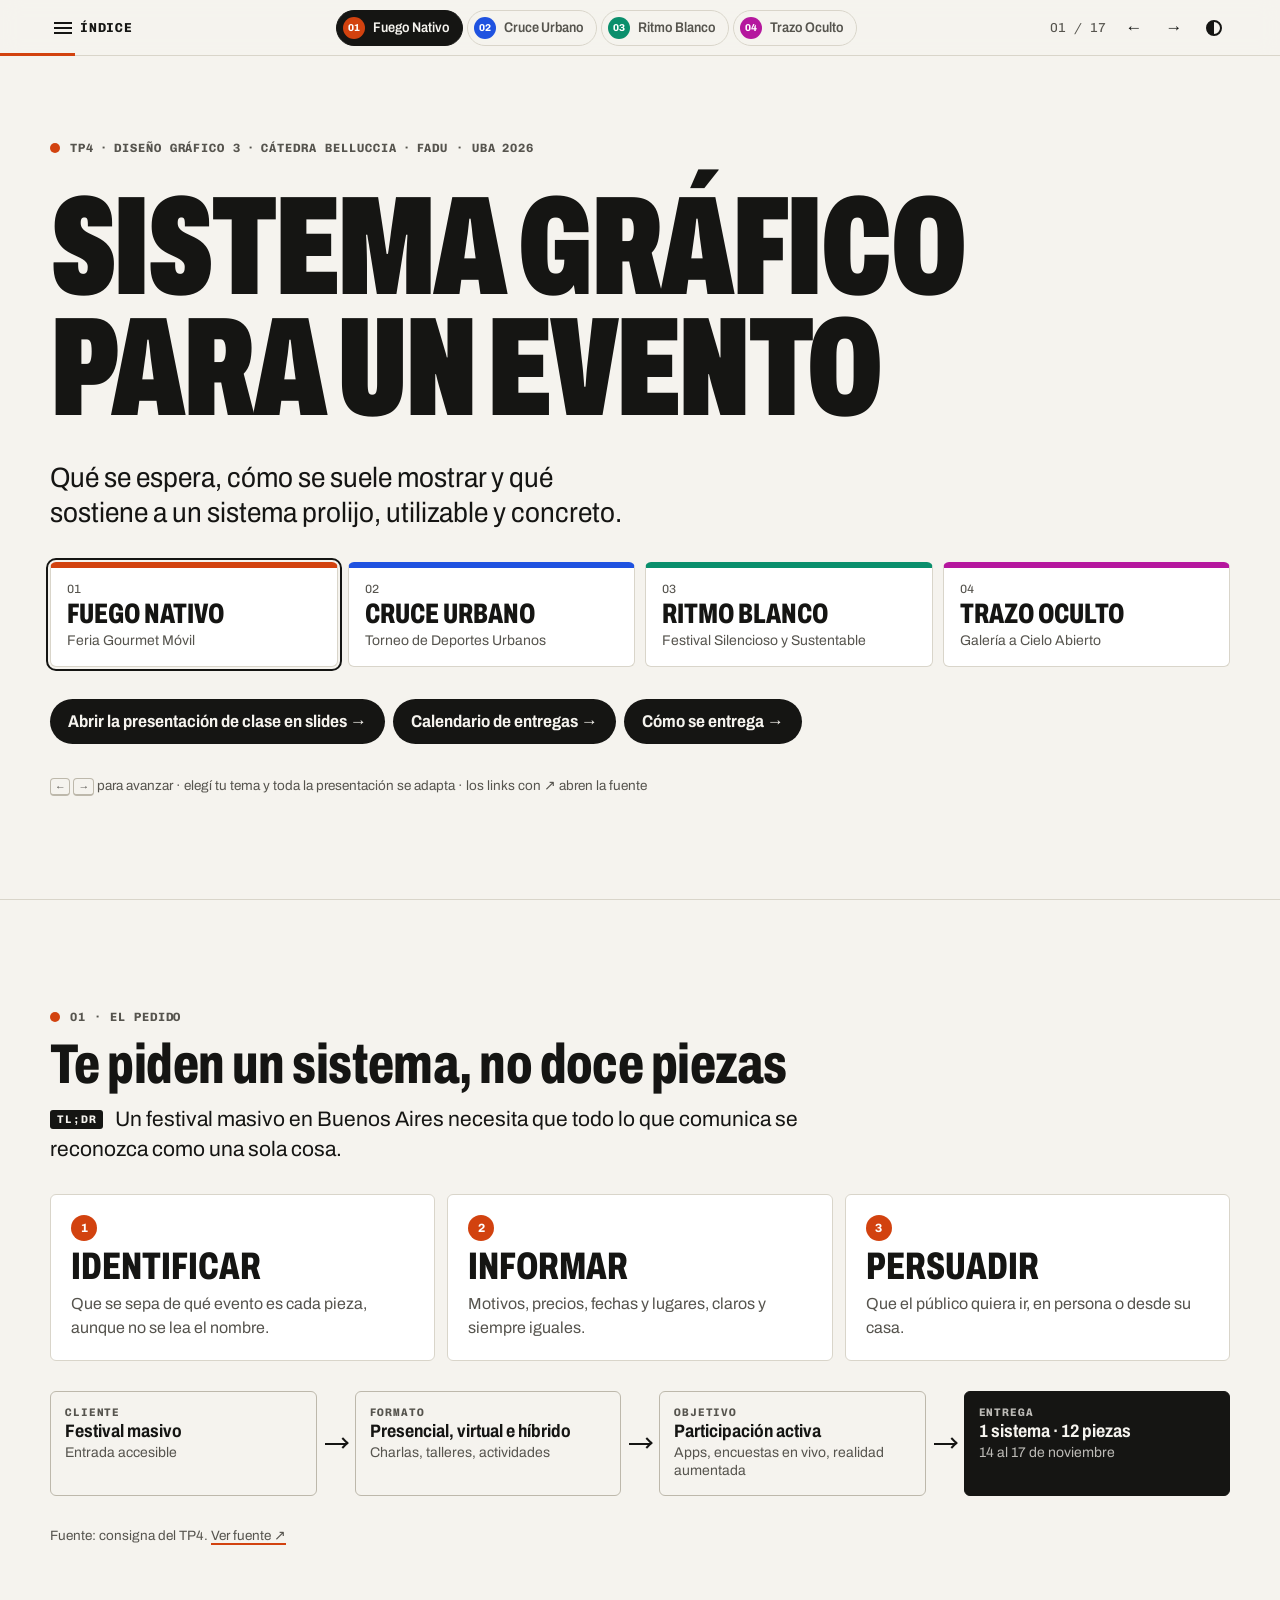
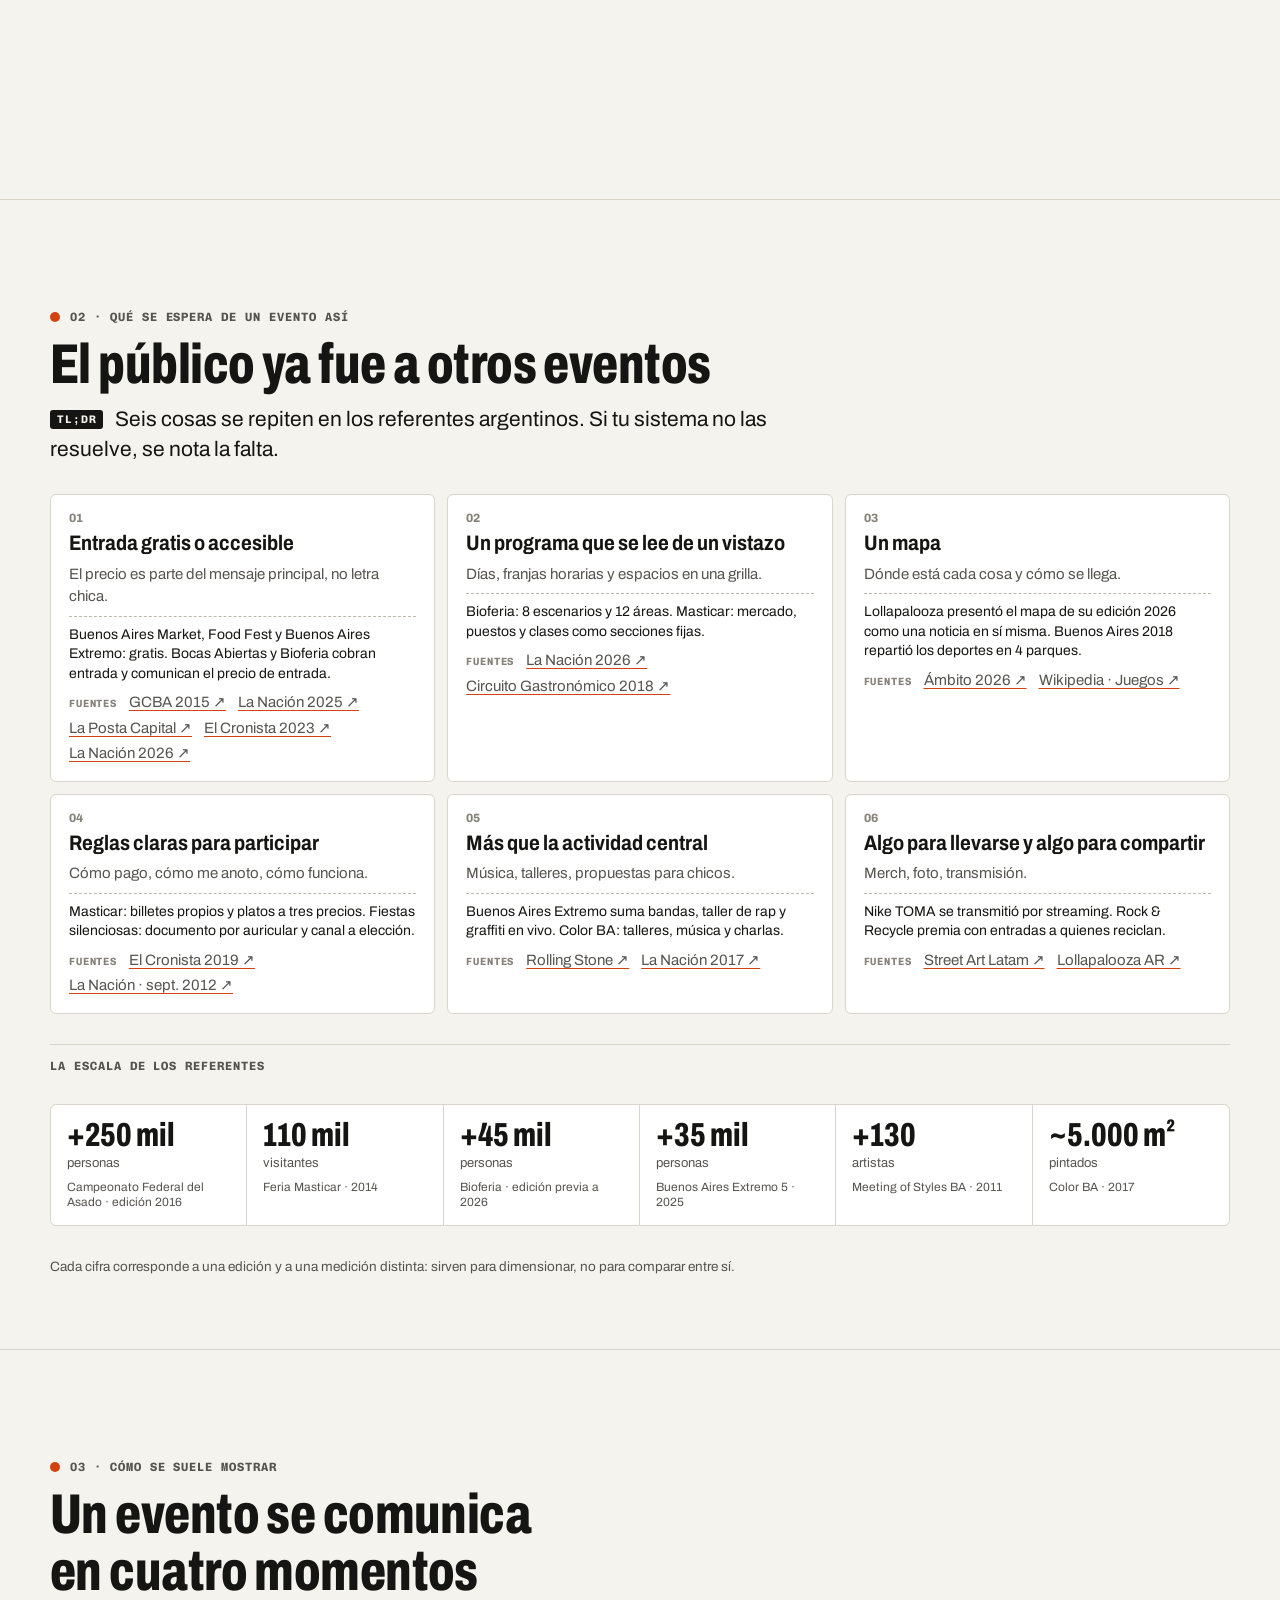
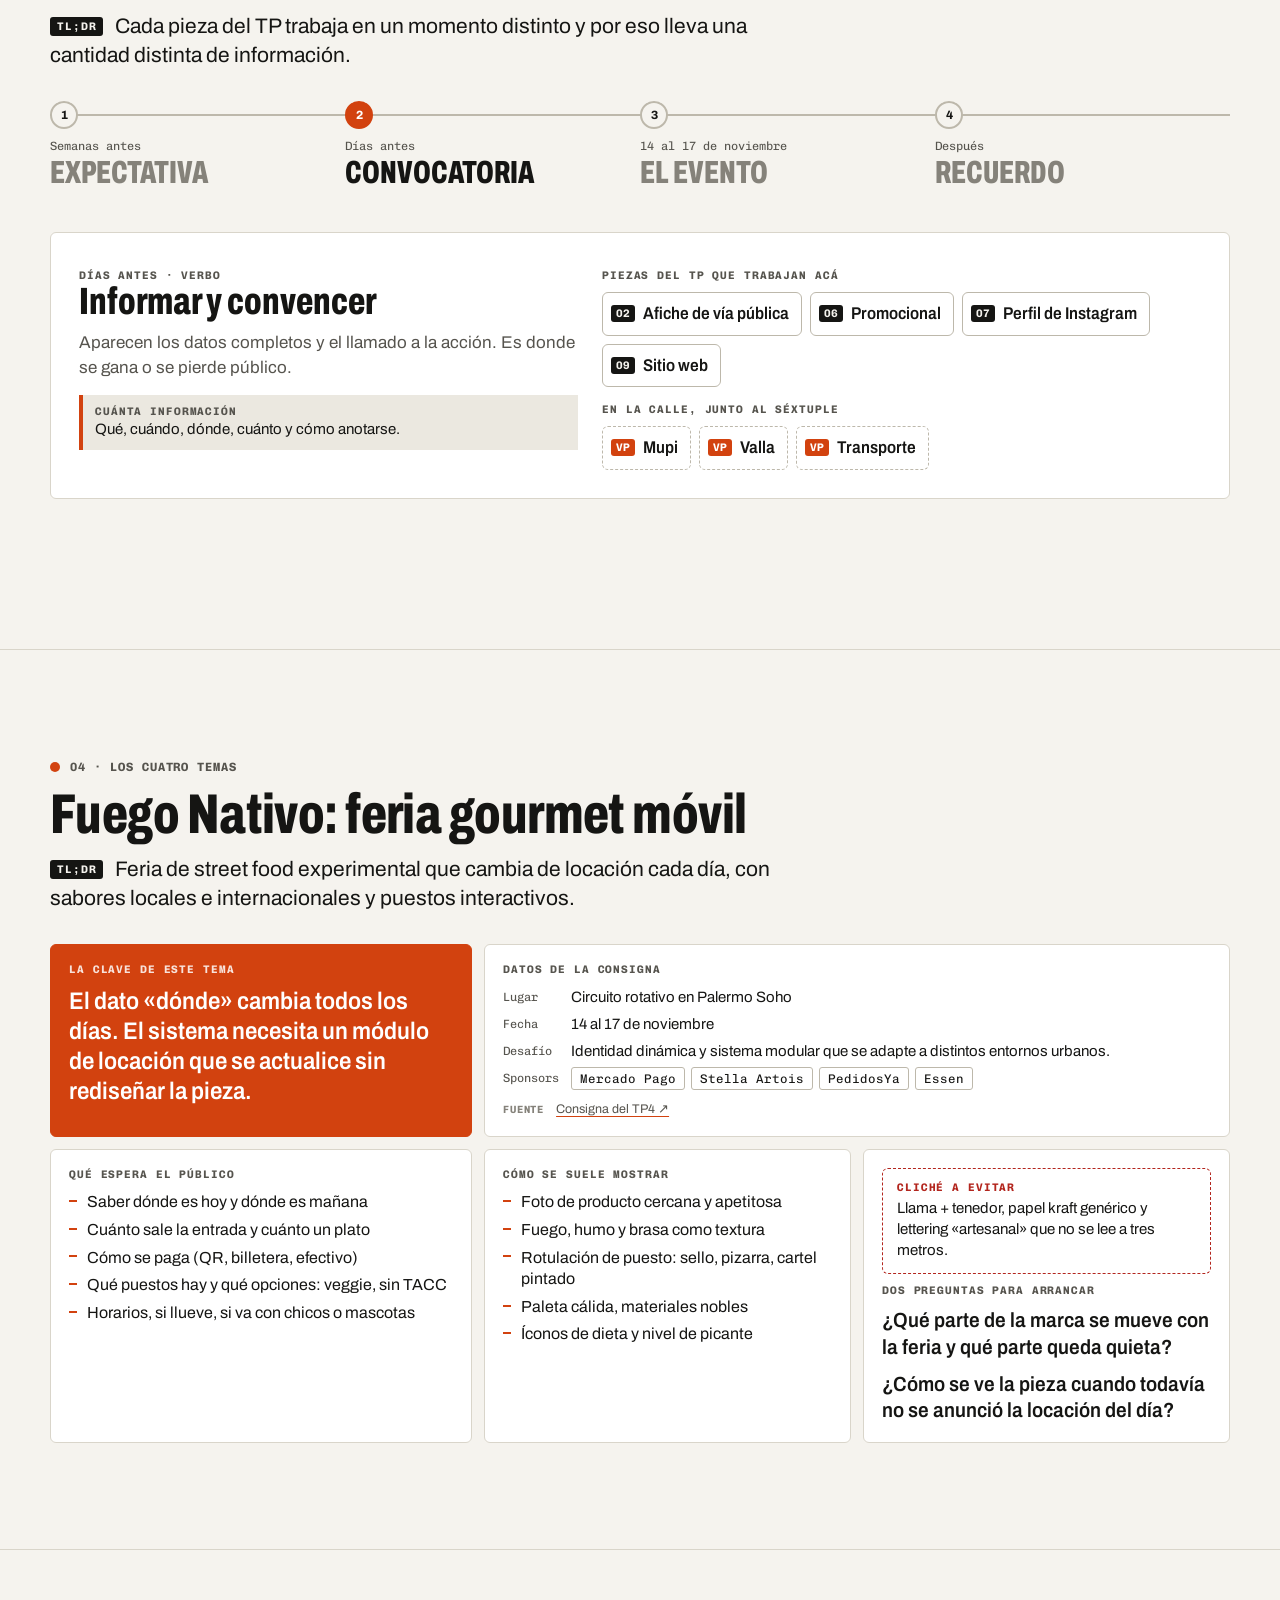
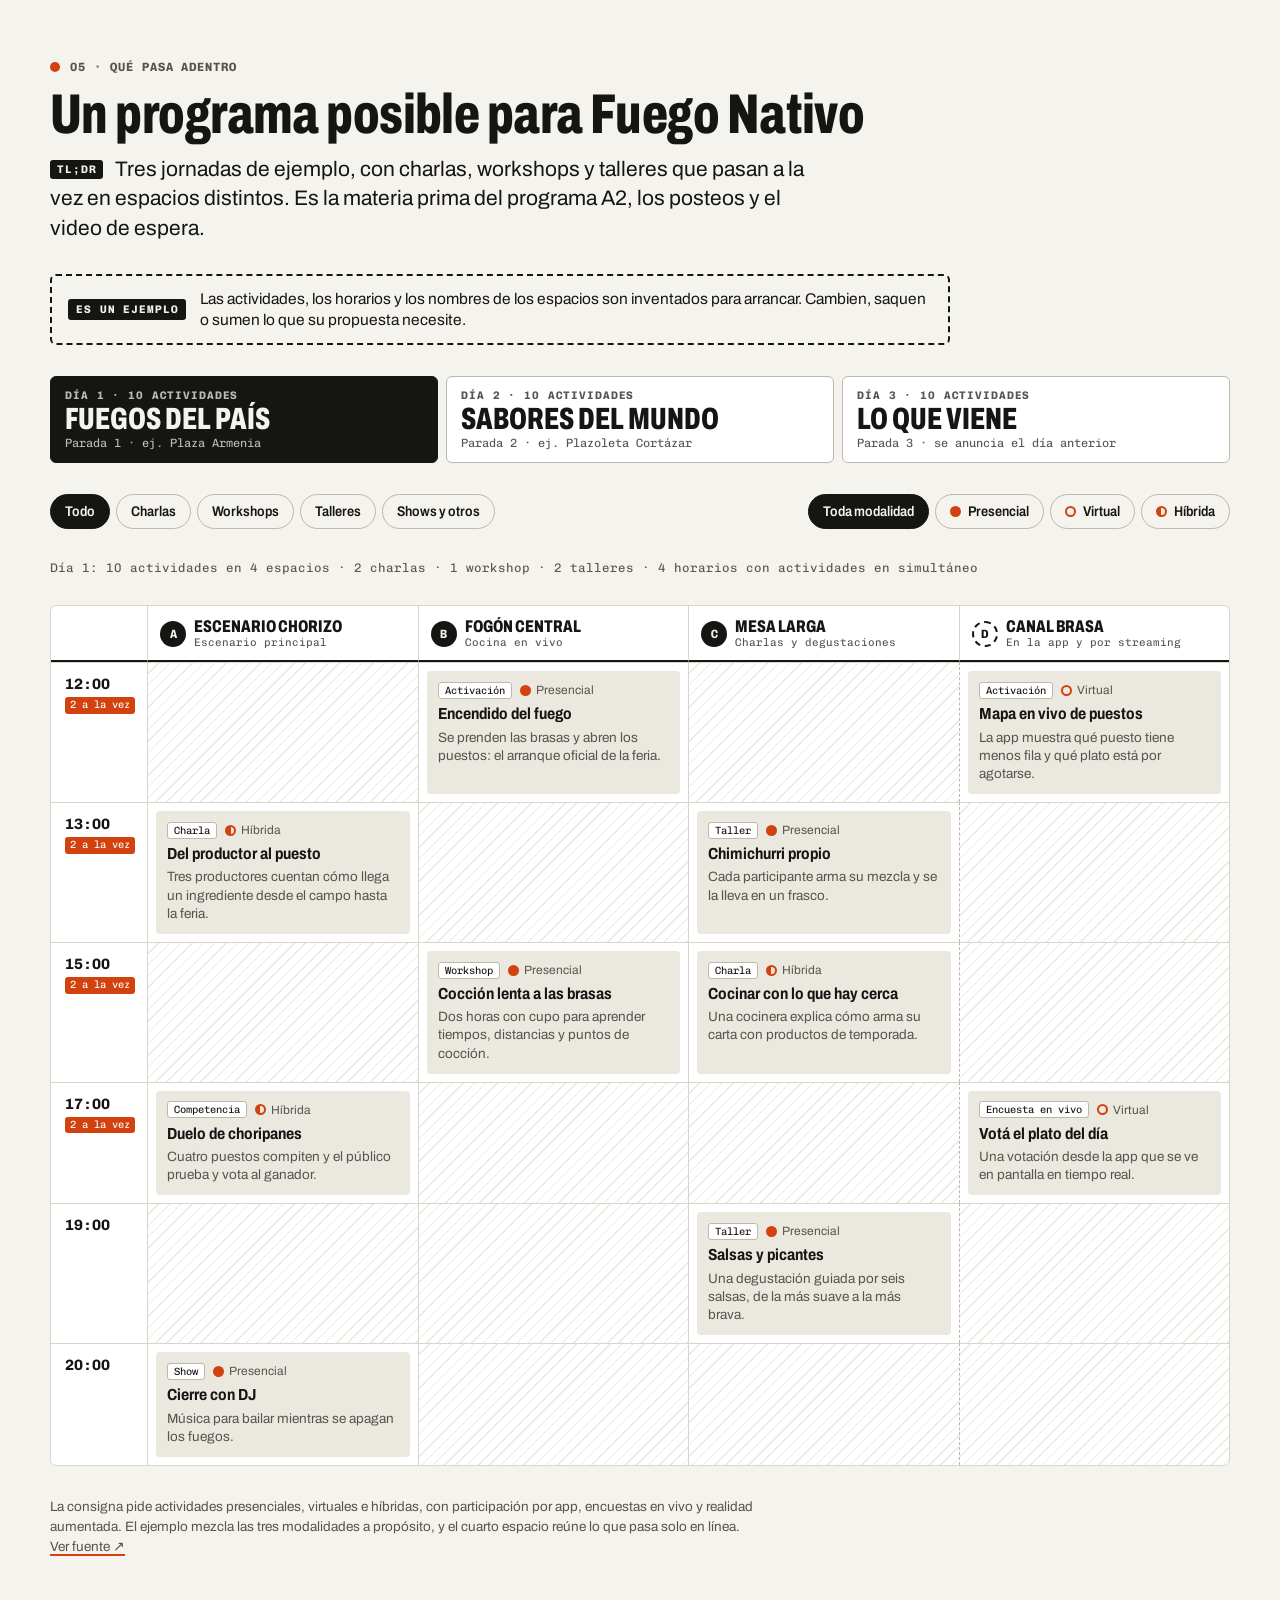
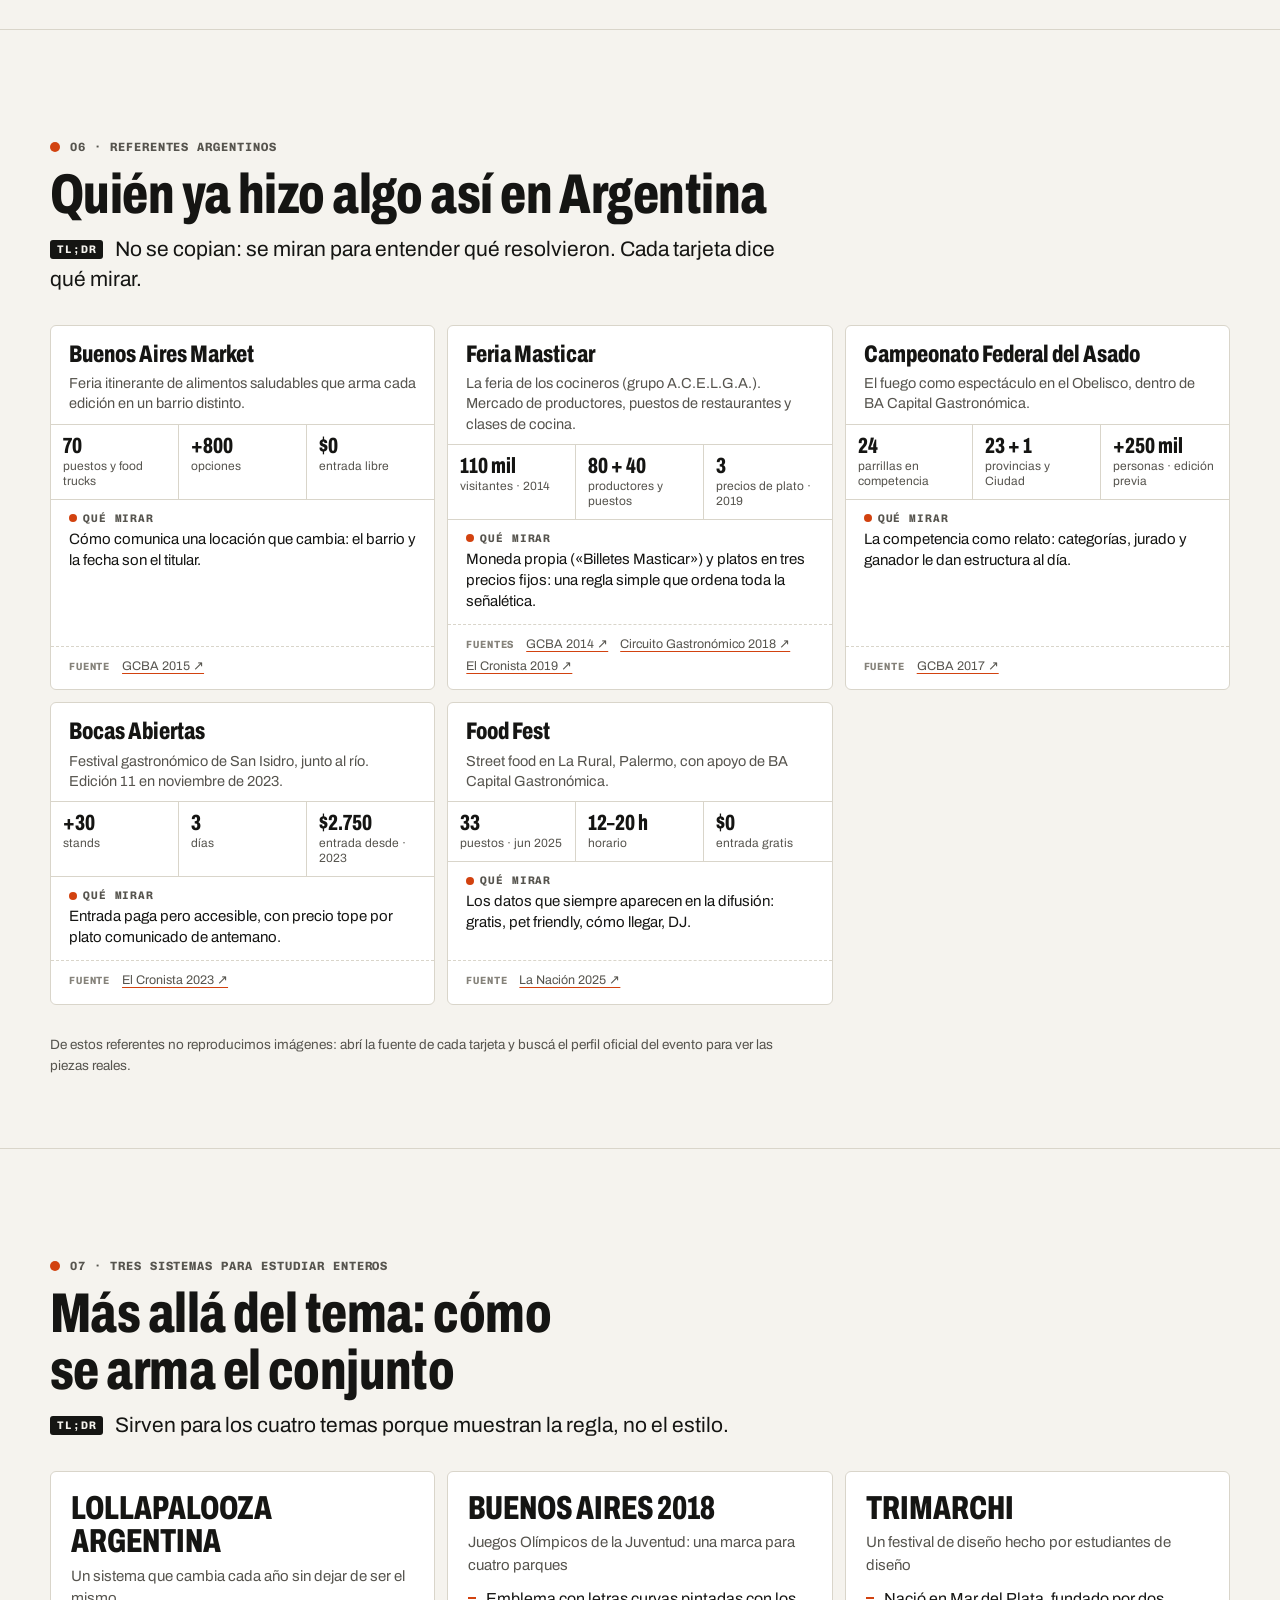
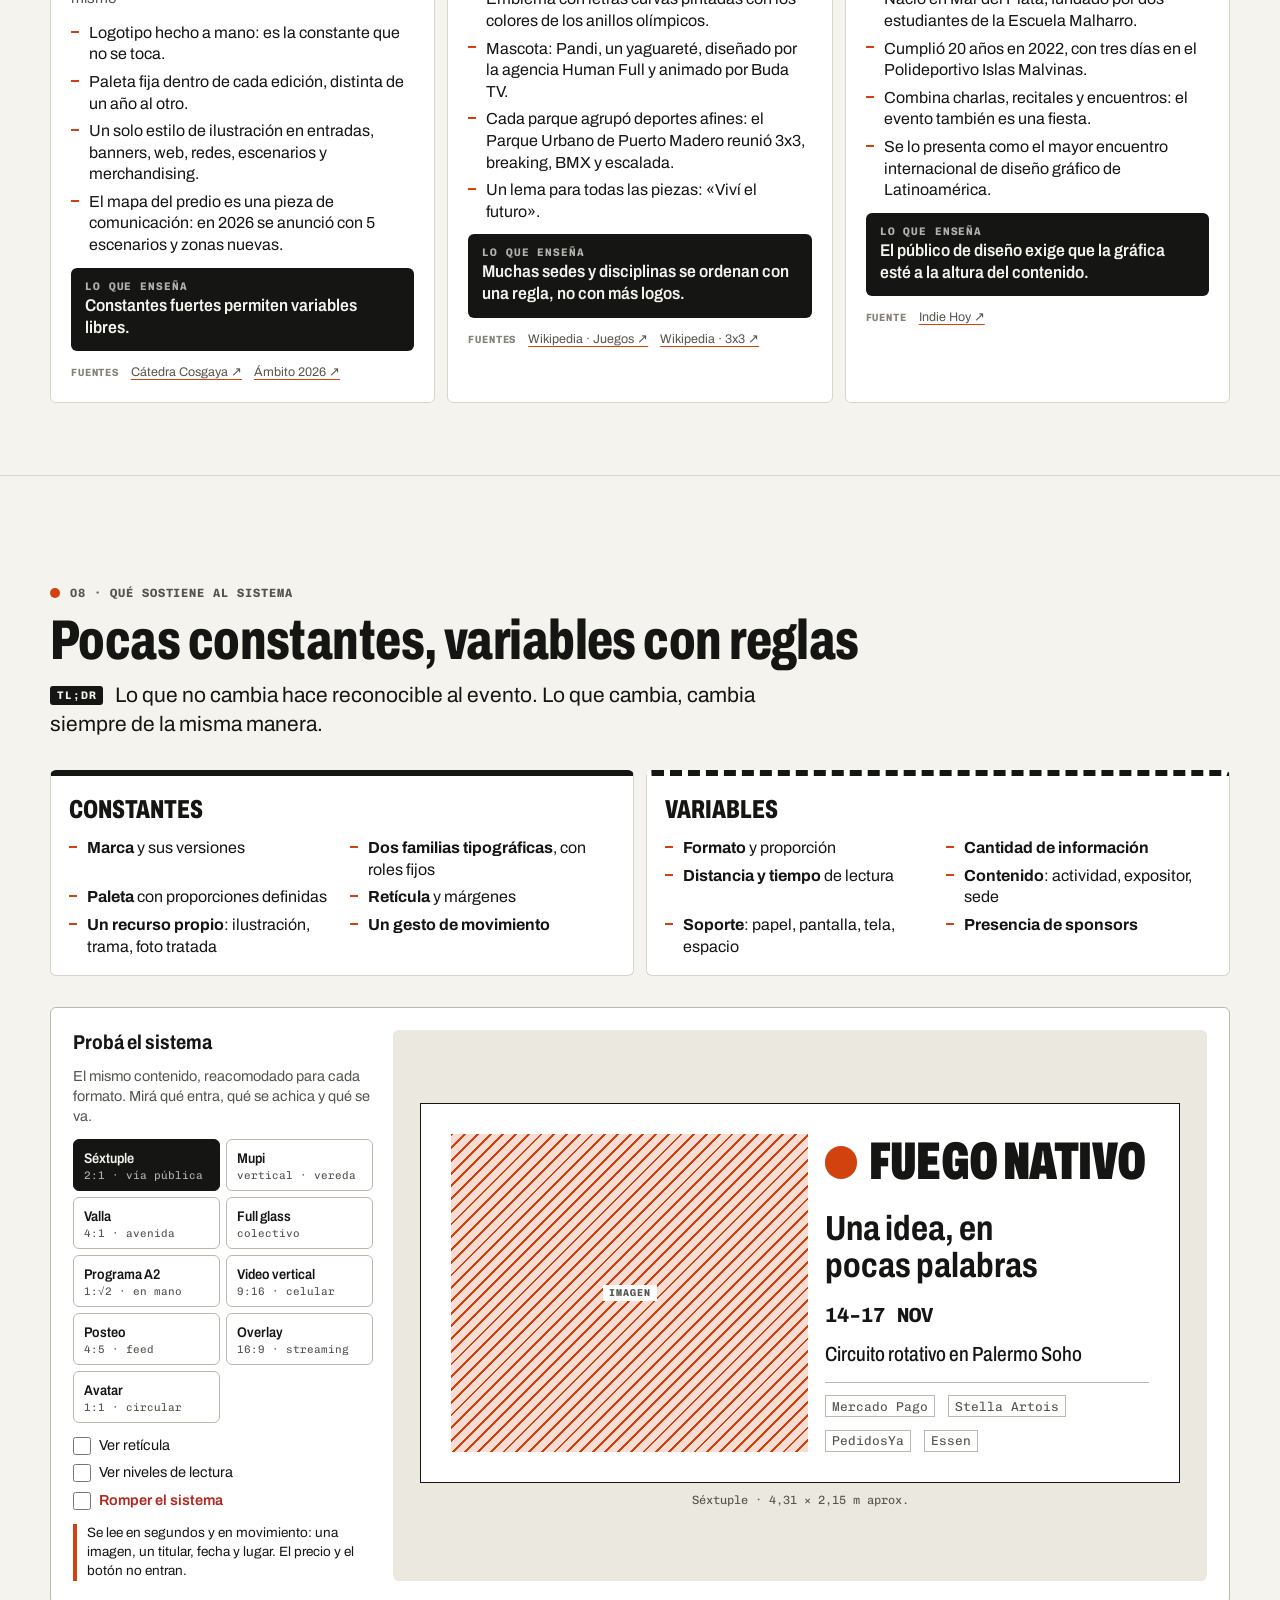
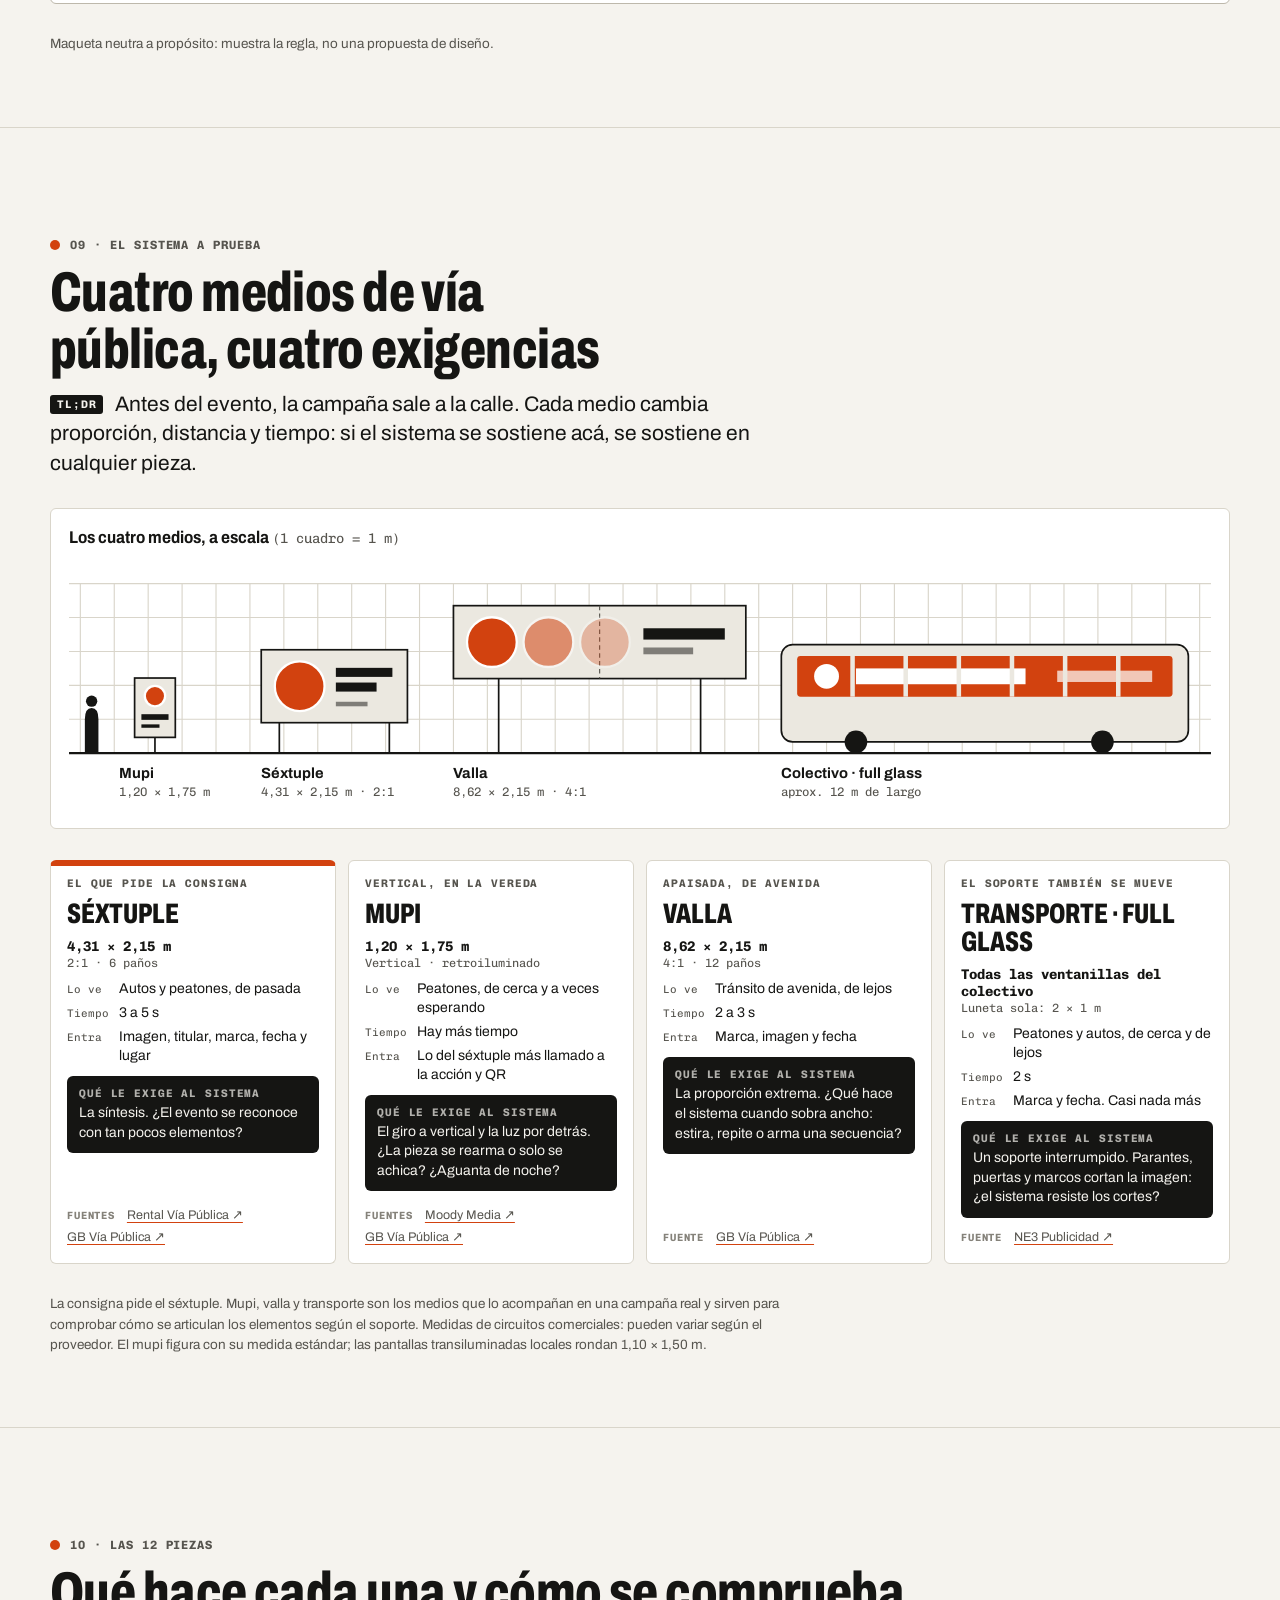
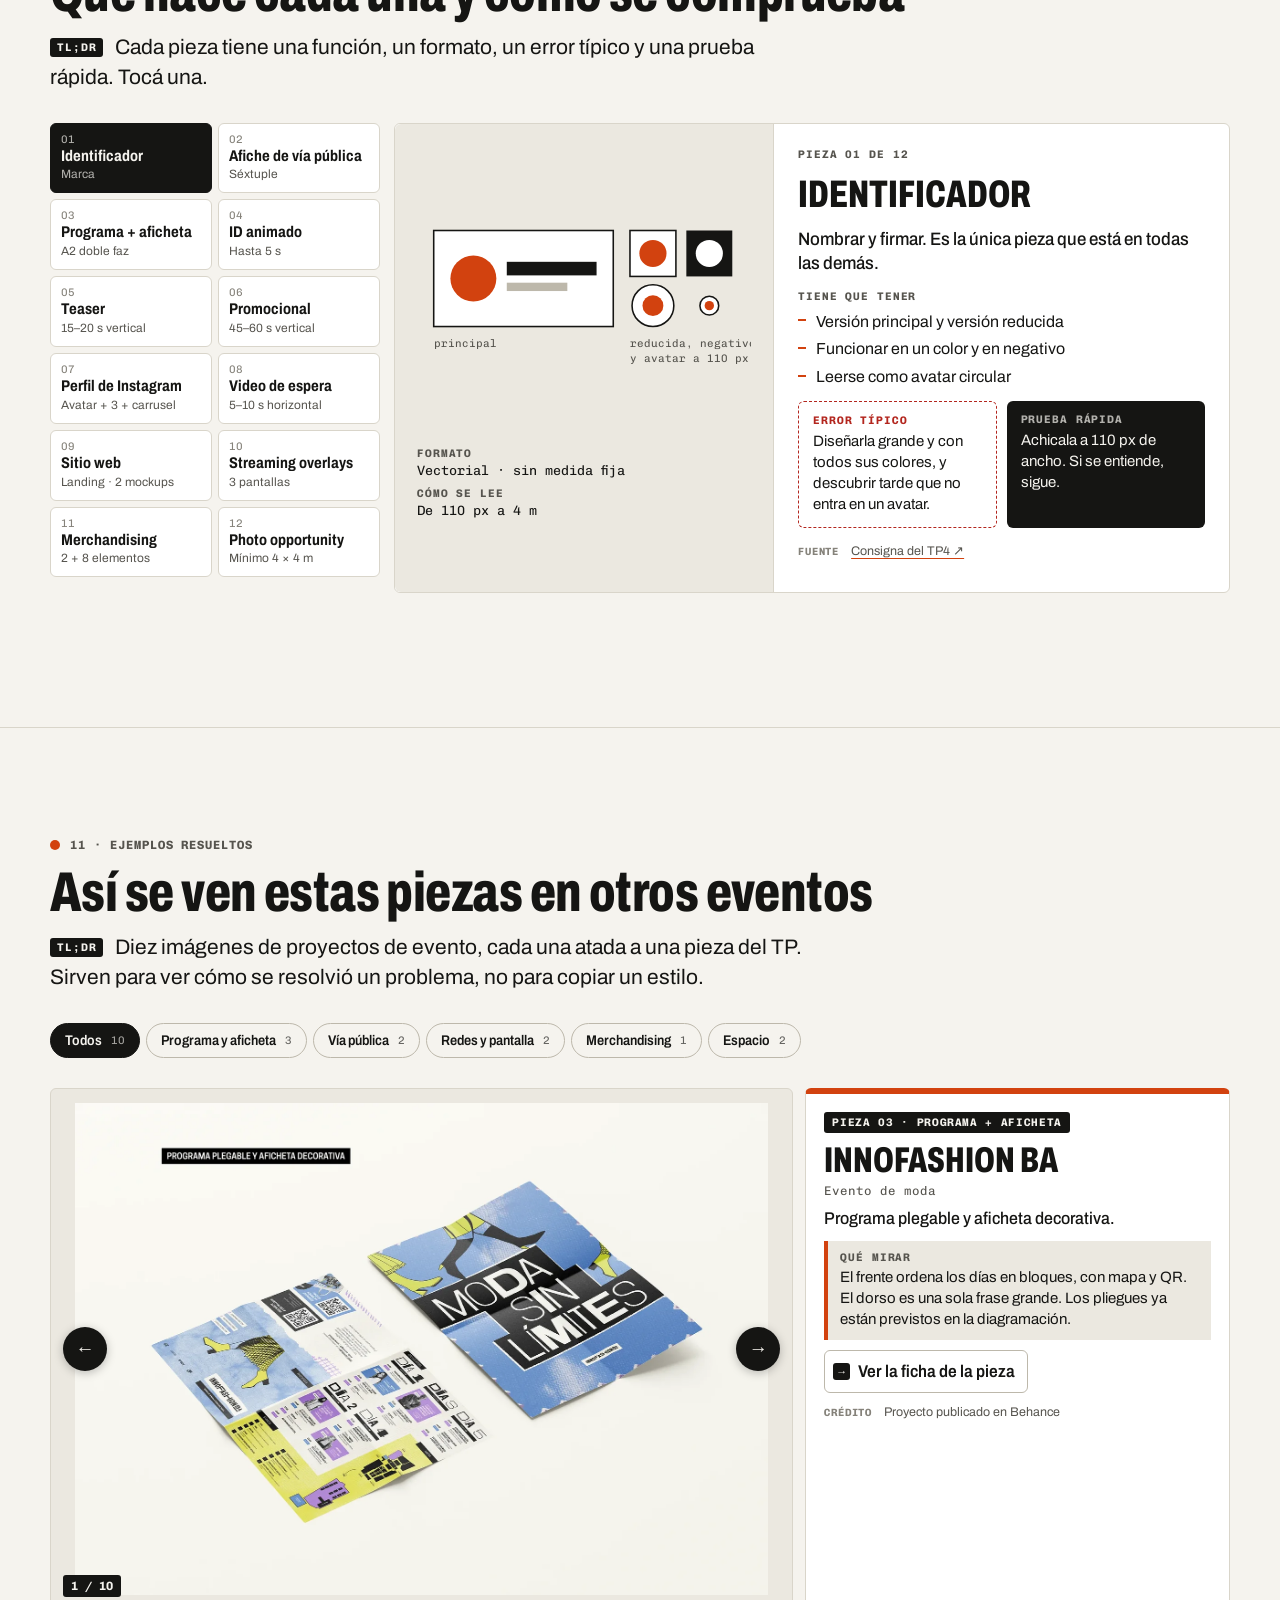
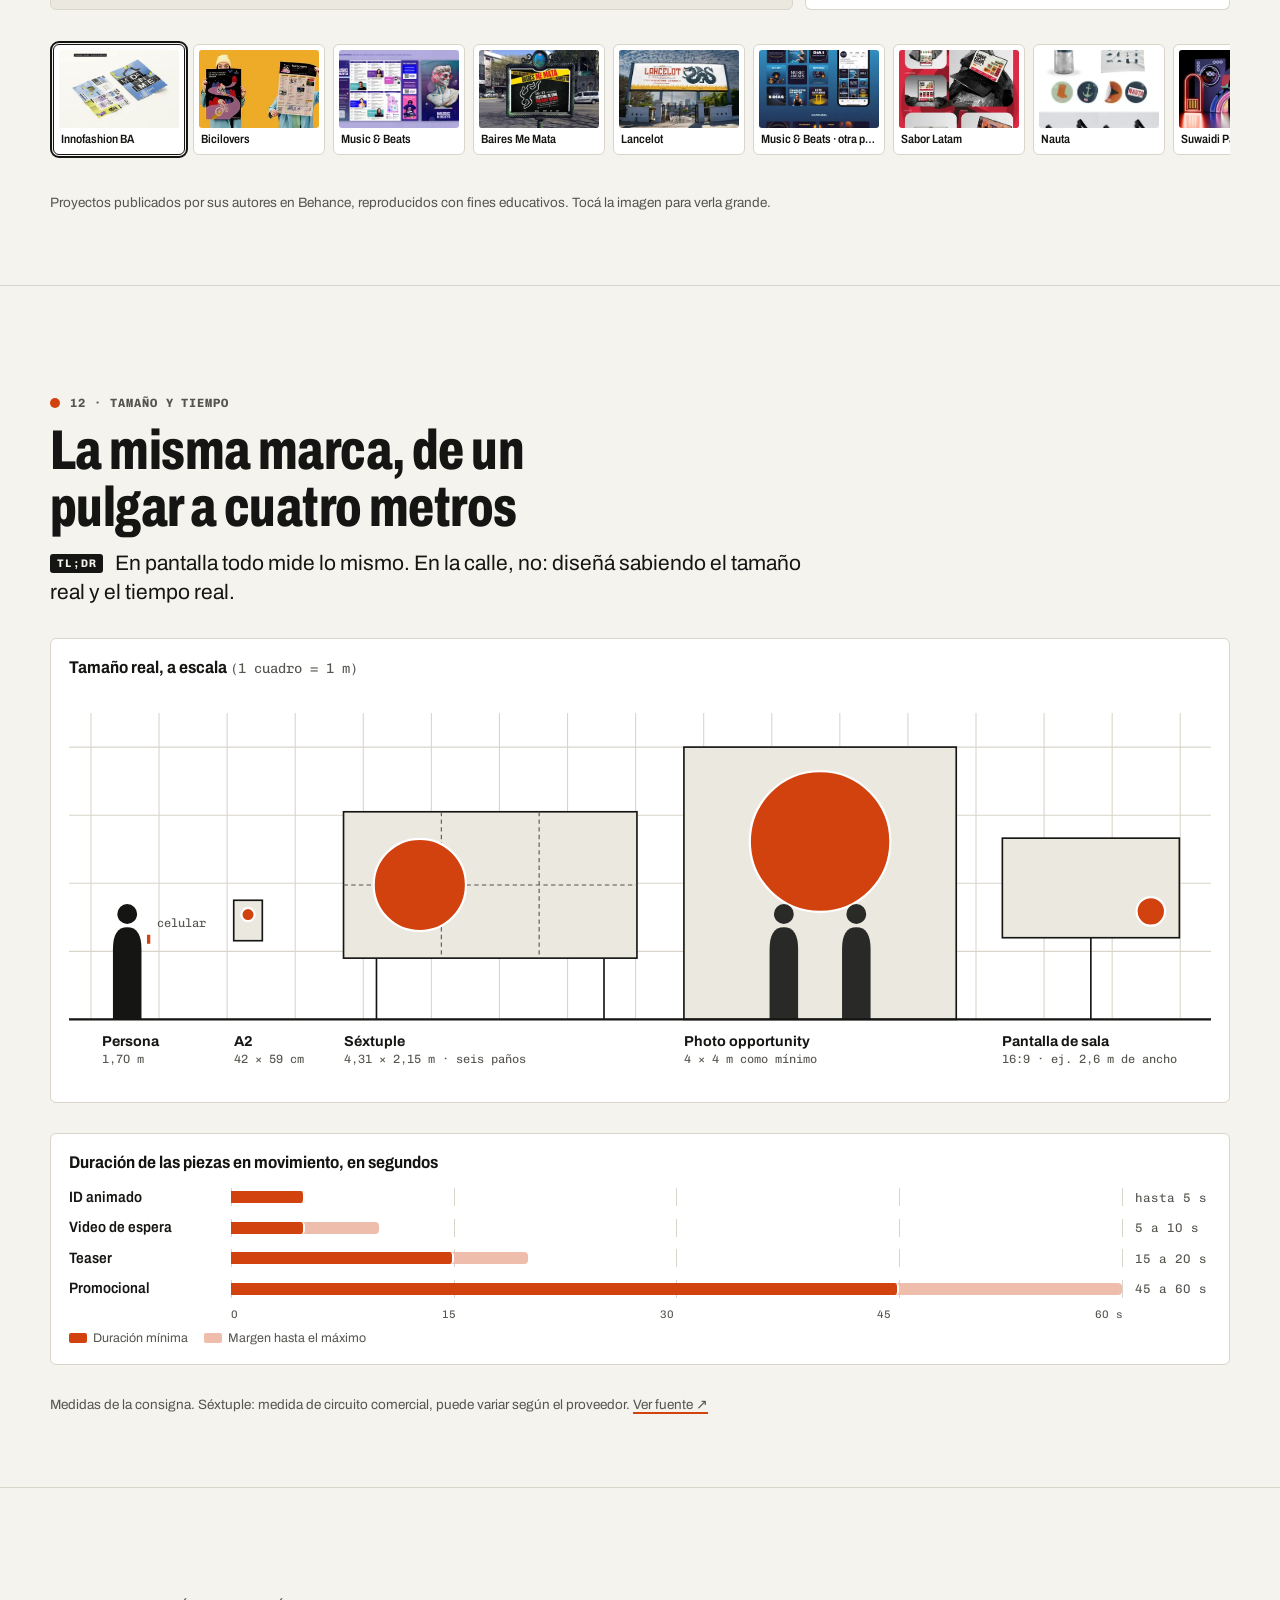
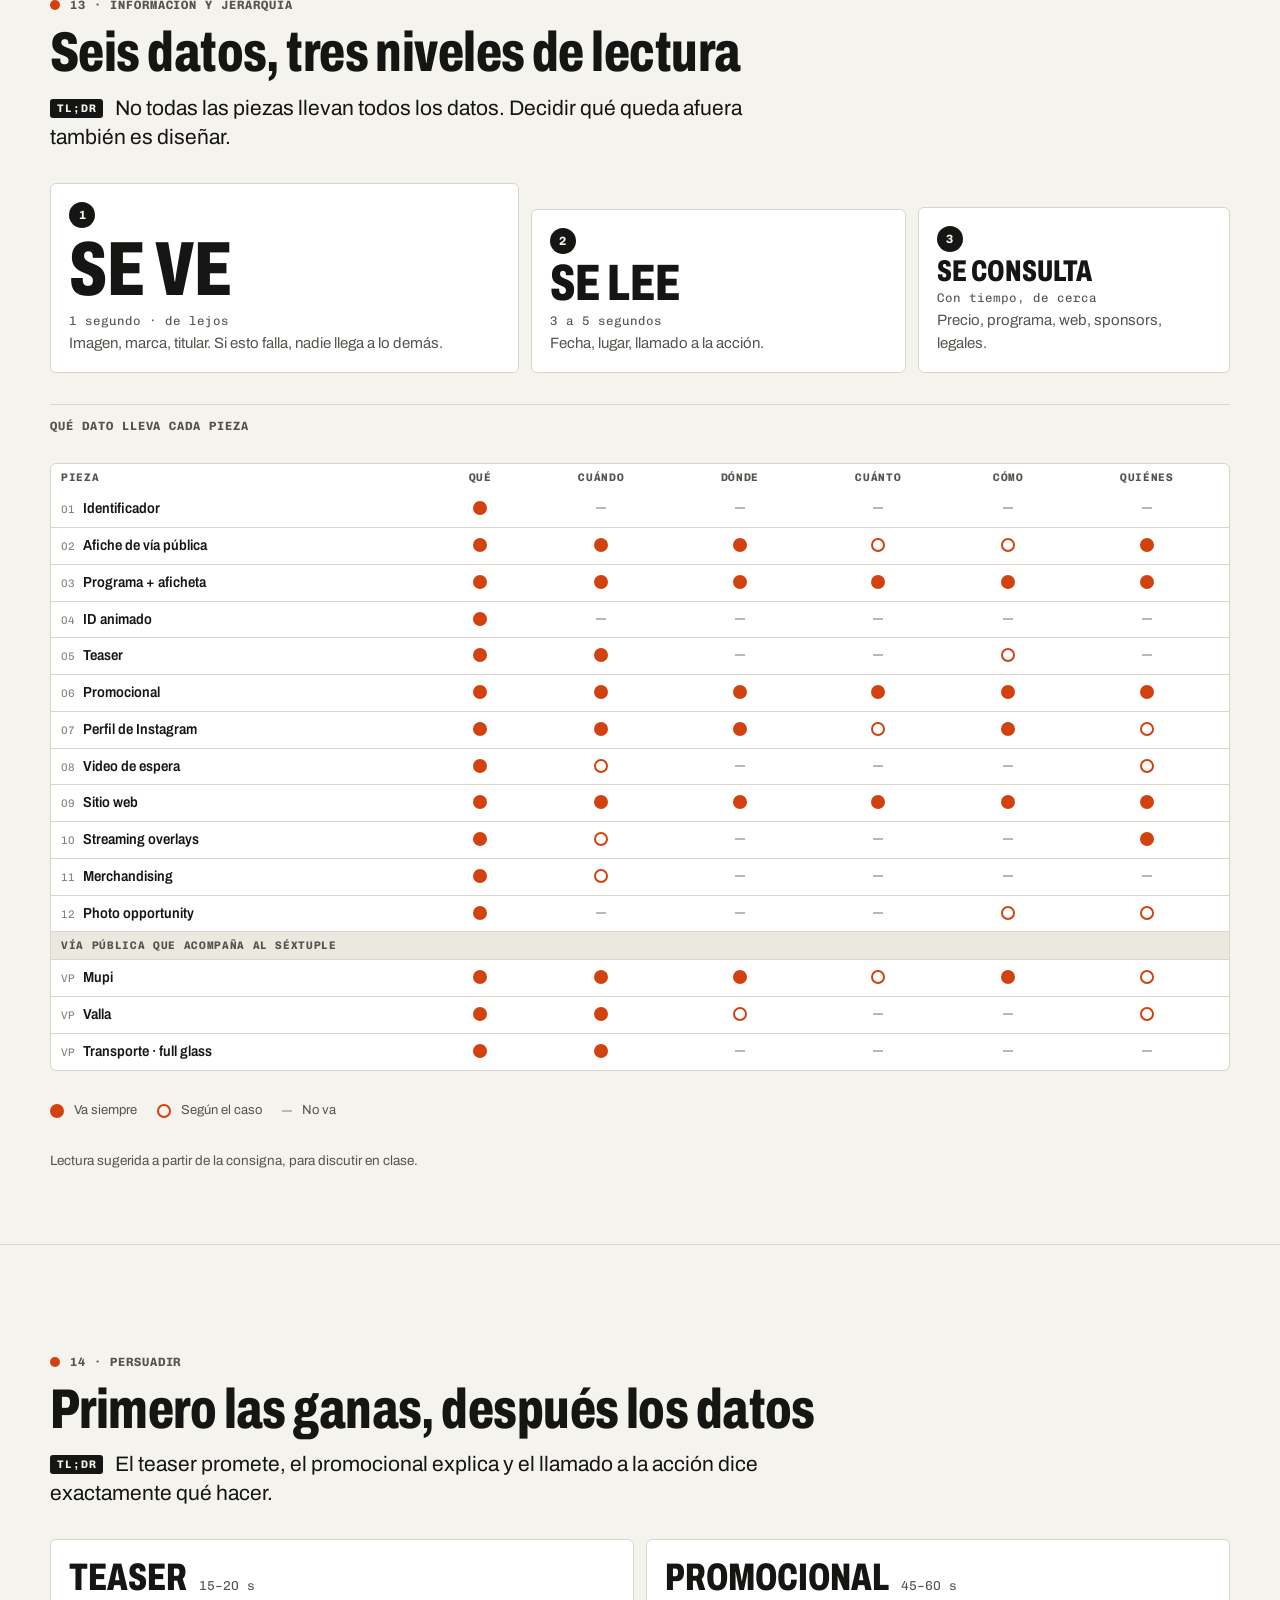
<file: index.html>
<!doctype html>
<html lang="es-AR" data-tema="fuego">
<head>
<meta charset="utf-8">
<meta name="viewport" content="width=device-width, initial-scale=1">
<title>Sistema gráfico para eventos · TP4 · Diseño Gráfico 3</title>
<meta name="description" content="Qué se espera de un evento, cómo se suele mostrar y qué sostiene a un sistema gráfico prolijo. Material de cátedra para el TP4.">
<link rel="icon" href="data:image/svg+xml,%3Csvg xmlns=%27http://www.w3.org/2000/svg%27 viewBox=%270 0 32 32%27%3E%3Crect width=%2732%27 height=%2732%27 rx=%276%27 fill=%27%23151513%27/%3E%3Ccircle cx=%2716%27 cy=%2716%27 r=%278%27 fill=%27%23d2420f%27/%3E%3C/svg%3E">
<link rel="preload" href="assets/fonts/archivo-latin-wdth-normal.woff2" as="font" type="font/woff2" crossorigin>
<link rel="stylesheet" href="assets/css/styles.css">
<script>
  // Aplica modo y tema guardados antes de pintar, para evitar parpadeo.
  (function () {
    try {
      var m = localStorage.getItem("tp4-modo"); if (m) document.documentElement.dataset.modo = m;
      var t = localStorage.getItem("tp4-tema"); if (t) document.documentElement.dataset.tema = t;
    } catch (e) {}
  })();
</script>
</head>
<body>

<a class="skip" href="#portada">Ir al contenido</a>

<header class="bar">
  <button class="bar__menu" id="btnIndice" aria-expanded="false" aria-controls="indice">
    <span class="bar__burger" aria-hidden="true"></span><span class="bar__menutxt">Índice</span>
  </button>
  <div class="temas" id="temas" role="radiogroup" aria-label="Tema del TP"></div>
  <div class="bar__tools">
    <span class="bar__count" id="contador" aria-live="polite">01 / 17</span>
    <button class="ico" id="btnPrev" aria-label="Anterior">←</button>
    <button class="ico" id="btnNext" aria-label="Siguiente">→</button>
    <button class="ico" id="btnModo" aria-label="Cambiar modo claro u oscuro"><span class="modo-ico" aria-hidden="true"></span></button>
  </div>
  <div class="bar__progress"><i id="progreso"></i></div>
</header>

<nav class="indice" id="indice" aria-label="Índice" hidden></nav>

<main id="deck">

<!-- 01 ─────────────────────────────────────────────── PORTADA -->
<section class="slide slide--portada" id="portada" data-t="Portada">
  <div class="wrap">
    <p class="kicker"><span data-cfg="tp"></span> · <span data-cfg="materia"></span> · <span data-cfg="catedra"></span> · <span data-cfg="facultad"></span> <span data-cfg="anio"></span></p>
    <h1 class="mega">Sistema gráfico<br>para un evento</h1>
    <p class="bajada">Qué se espera, cómo se suele mostrar y qué sostiene a un sistema prolijo, utilizable y concreto.</p>
    <div class="portada__temas" id="portadaTemas"></div>
    <p style="display:flex;flex-wrap:wrap;gap:8px"><a class="btn-clase" href="clase.html">Abrir la presentación de clase en slides →</a><a class="btn-clase" href="calendario.html">Calendario de entregas →</a><a class="btn-clase" href="entrega.html">Cómo se entrega →</a></p>
    <p class="ayuda"><kbd>←</kbd> <kbd>→</kbd> para avanzar · elegí tu tema y toda la presentación se adapta · los links con ↗ abren la fuente</p>
  </div>
</section>

<!-- 02 ─────────────────────────────────────────────── EL PEDIDO -->
<section class="slide" id="pedido" data-t="El pedido">
  <div class="wrap">
    <header class="head">
      <p class="kicker">01 · El pedido</p>
      <h2>Te piden un sistema, no doce piezas</h2>
      <p class="tldr"><b>TL;DR</b> Un festival masivo en Buenos Aires necesita que todo lo que comunica se reconozca como una sola cosa.</p>
    </header>
    <div class="trio">
      <article class="verbo"><span class="verbo__n">1</span><h3>Identificar</h3><p>Que se sepa de qué evento es cada pieza, aunque no se lea el nombre.</p></article>
      <article class="verbo"><span class="verbo__n">2</span><h3>Informar</h3><p>Motivos, precios, fechas y lugares, claros y siempre iguales.</p></article>
      <article class="verbo"><span class="verbo__n">3</span><h3>Persuadir</h3><p>Que el público quiera ir, en persona o desde su casa.</p></article>
    </div>
    <div class="flujo" aria-label="Del pedido a las piezas">
      <div class="flujo__box"><small>Cliente</small><b>Festival masivo</b><span>Entrada accesible</span></div>
      <i class="flujo__arrow" aria-hidden="true"></i>
      <div class="flujo__box"><small>Formato</small><b>Presencial, virtual e híbrido</b><span>Charlas, talleres, actividades</span></div>
      <i class="flujo__arrow" aria-hidden="true"></i>
      <div class="flujo__box"><small>Objetivo</small><b>Participación activa</b><span>Apps, encuestas en vivo, realidad aumentada</span></div>
      <i class="flujo__arrow" aria-hidden="true"></i>
      <div class="flujo__box flujo__box--on"><small>Entrega</small><b>1 sistema · 12 piezas</b><span data-cfg="fechas"></span></div>
    </div>
    <p class="nota">Fuente: consigna del TP4. <a data-f="tp"></a></p>
  </div>
</section>

<!-- 03 ─────────────────────────────────────────────── QUÉ SE ESPERA -->
<section class="slide" id="espera" data-t="Qué se espera">
  <div class="wrap">
    <header class="head">
      <p class="kicker">02 · Qué se espera de un evento así</p>
      <h2>El público ya fue a otros eventos</h2>
      <p class="tldr"><b>TL;DR</b> Seis cosas se repiten en los referentes argentinos. Si tu sistema no las resuelve, se nota la falta.</p>
    </header>
    <div class="patrones" id="patrones"></div>
    <h3 class="sub">La escala de los referentes</h3>
    <div class="stats" id="escalaRef"></div>
    <p class="nota">Cada cifra corresponde a una edición y a una medición distinta: sirven para dimensionar, no para comparar entre sí.</p>
  </div>
</section>

<!-- 04 ─────────────────────────────────────────────── MOMENTOS -->
<section class="slide" id="momentos" data-t="Cuatro momentos">
  <div class="wrap">
    <header class="head">
      <p class="kicker">03 · Cómo se suele mostrar</p>
      <h2>Un evento se comunica en cuatro momentos</h2>
      <p class="tldr"><b>TL;DR</b> Cada pieza del TP trabaja en un momento distinto y por eso lleva una cantidad distinta de información.</p>
    </header>
    <div class="momentos" id="momentosTabs" role="tablist"></div>
    <div class="momento" id="momentoPanel" role="tabpanel"></div>
  </div>
</section>

<!-- 05 ─────────────────────────────────────────────── TU TEMA -->
<section class="slide" id="tema" data-t="Tu tema">
  <div class="wrap">
    <header class="head">
      <p class="kicker">04 · Los cuatro temas</p>
      <h2 id="temaTitulo">Tema</h2>
      <p class="tldr" id="temaTldr"></p>
    </header>
    <div class="ficha" id="temaFicha"></div>
  </div>
</section>

<!-- ─────────────────────────────────────────────── PROGRAMA DE EJEMPLO -->
<section class="slide" id="programa" data-t="Programa de ejemplo">
  <div class="wrap">
    <header class="head">
      <p class="kicker">05 · Qué pasa adentro</p>
      <h2 id="progTitulo">Un programa posible</h2>
      <p class="tldr"><b>TL;DR</b> Tres jornadas de ejemplo, con charlas, workshops y talleres que pasan a la vez en espacios distintos. Es la materia prima del programa A2, los posteos y el video de espera.</p>
    </header>
    <div class="aviso">
      <b>Es un ejemplo</b>
      <span>Las actividades, los horarios y los nombres de los espacios son inventados para arrancar. Cambien, saquen o sumen lo que su propuesta necesite.</span>
    </div>
    <div class="dias" id="progDias" role="tablist" aria-label="Día del evento"></div>
    <div class="prog__tools">
      <div class="filtro" id="progTipo" role="radiogroup" aria-label="Filtrar por tipo de actividad"></div>
      <div class="filtro" id="progFiltro" role="radiogroup" aria-label="Filtrar por modalidad"></div>
    </div>
    <p class="prog__cuenta" id="progCuenta" aria-live="polite"></p>
    <div class="grilla" id="progGrid" role="tabpanel"></div>
    <p class="nota">La consigna pide actividades presenciales, virtuales e híbridas, con participación por app, encuestas en vivo y realidad aumentada. El ejemplo mezcla las tres modalidades a propósito, y el cuarto espacio reúne lo que pasa solo en línea. <a data-f="tp"></a></p>
  </div>
</section>

<!-- 06 ─────────────────────────────────────────────── REFERENTES -->
<section class="slide" id="referentes" data-t="Referentes argentinos">
  <div class="wrap">
    <header class="head">
      <p class="kicker">06 · Referentes argentinos</p>
      <h2 id="refTitulo">Quién ya lo hizo acá</h2>
      <p class="tldr"><b>TL;DR</b> No se copian: se miran para entender qué resolvieron. Cada tarjeta dice qué mirar.</p>
    </header>
    <div class="refs" id="refs"></div>
    <p class="nota">De estos referentes no reproducimos imágenes: abrí la fuente de cada tarjeta y buscá el perfil oficial del evento para ver las piezas reales.</p>
  </div>
</section>

<!-- 07 ─────────────────────────────────────────────── SISTEMAS COMPLETOS -->
<section class="slide" id="sistemas" data-t="Sistemas completos">
  <div class="wrap">
    <header class="head">
      <p class="kicker">07 · Tres sistemas para estudiar enteros</p>
      <h2>Más allá del tema: cómo se arma el conjunto</h2>
      <p class="tldr"><b>TL;DR</b> Sirven para los cuatro temas porque muestran la regla, no el estilo.</p>
    </header>
    <div class="sistemas" id="sistemasGrid"></div>
  </div>
</section>

<!-- 08 ─────────────────────────────────────────────── EL SISTEMA -->
<section class="slide" id="sistema" data-t="Constantes y variables">
  <div class="wrap">
    <header class="head">
      <p class="kicker">08 · Qué sostiene al sistema</p>
      <h2>Pocas constantes, variables con reglas</h2>
      <p class="tldr"><b>TL;DR</b> Lo que no cambia hace reconocible al evento. Lo que cambia, cambia siempre de la misma manera.</p>
    </header>
    <div class="cv">
      <div class="cv__col">
        <h3>Constantes</h3>
        <ul class="lista">
          <li><b>Marca</b> y sus versiones</li>
          <li><b>Dos familias tipográficas</b>, con roles fijos</li>
          <li><b>Paleta</b> con proporciones definidas</li>
          <li><b>Retícula</b> y márgenes</li>
          <li><b>Un recurso propio</b>: ilustración, trama, foto tratada</li>
          <li><b>Un gesto de movimiento</b></li>
        </ul>
      </div>
      <div class="cv__col">
        <h3>Variables</h3>
        <ul class="lista">
          <li><b>Formato</b> y proporción</li>
          <li><b>Cantidad de información</b></li>
          <li><b>Distancia y tiempo</b> de lectura</li>
          <li><b>Contenido</b>: actividad, expositor, sede</li>
          <li><b>Soporte</b>: papel, pantalla, tela, espacio</li>
          <li><b>Presencia de sponsors</b></li>
        </ul>
      </div>
    </div>

    <div class="demo" id="demo">
      <div class="demo__side">
        <h3>Probá el sistema</h3>
        <p class="demo__p">El mismo contenido, reacomodado para cada formato. Mirá qué entra, qué se achica y qué se va.</p>
        <div class="seg" id="demoFormatos" role="radiogroup" aria-label="Formato"></div>
        <div class="toggles">
          <label class="tog"><input type="checkbox" id="tgReticula"><span>Ver retícula</span></label>
          <label class="tog"><input type="checkbox" id="tgNiveles"><span>Ver niveles de lectura</span></label>
          <label class="tog tog--warn"><input type="checkbox" id="tgRomper"><span>Romper el sistema</span></label>
        </div>
        <p class="demo__nota" id="demoNota"></p>
      </div>
      <div class="demo__stage">
        <div class="lienzo" id="lienzo" data-fmt="sextuple">
          <div class="lz">
          <div class="l-img" data-nv="1"><span>IMAGEN</span></div>
          <div class="l-marca" data-nv="1" data-dato="que"></div>
          <div class="l-titular" data-nv="1" data-dato="que">Una idea, en pocas palabras</div>
          <div class="l-fecha" data-nv="2" data-dato="cuando"></div>
          <div class="l-lugar" data-nv="2" data-dato="donde"></div>
          <div class="l-precio" data-nv="3" data-dato="cuanto">Entrada accesible</div>
          <div class="l-cta" data-nv="2" data-dato="como">Anotate →</div>
          <div class="l-sponsors" data-nv="3" data-dato="quien"></div>
          <div class="l-grid" aria-hidden="true"></div>
          </div>
        </div>
        <p class="demo__cap" id="demoCap"></p>
      </div>
    </div>
    <p class="nota">Maqueta neutra a propósito: muestra la regla, no una propuesta de diseño.</p>
  </div>
</section>

<!-- ─────────────────────────────────────────────── VÍA PÚBLICA -->
<section class="slide" id="calle" data-t="El sistema en la calle">
  <div class="wrap">
    <header class="head">
      <p class="kicker">09 · El sistema a prueba</p>
      <h2>Cuatro medios de vía pública, cuatro exigencias</h2>
      <p class="tldr"><b>TL;DR</b> Antes del evento, la campaña sale a la calle. Cada medio cambia proporción, distancia y tiempo: si el sistema se sostiene acá, se sostiene en cualquier pieza.</p>
    </header>
    <figure class="fig">
      <figcaption>Los cuatro medios, a escala <span class="mono">(1 cuadro = 1 m)</span></figcaption>
      <div class="fig__scroll" id="calleSvg"></div>
    </figure>
    <div class="calle" id="calleGrid"></div>
    <p class="nota">La consigna pide el séxtuple. Mupi, valla y transporte son los medios que lo acompañan en una campaña real y sirven para comprobar cómo se articulan los elementos según el soporte. Medidas de circuitos comerciales: pueden variar según el proveedor. El mupi figura con su medida estándar; las pantallas transiluminadas locales rondan 1,10 × 1,50 m.</p>
  </div>
</section>

<!-- 09 ─────────────────────────────────────────────── LAS 12 PIEZAS -->
<section class="slide" id="piezas" data-t="Las 12 piezas">
  <div class="wrap">
    <header class="head">
      <p class="kicker">10 · Las 12 piezas</p>
      <h2>Qué hace cada una y cómo se comprueba</h2>
      <p class="tldr"><b>TL;DR</b> Cada pieza tiene una función, un formato, un error típico y una prueba rápida. Tocá una.</p>
    </header>
    <div class="piezas">
      <div class="piezas__lista" id="piezasLista" role="tablist" aria-label="Piezas"></div>
      <article class="pieza" id="piezaPanel" role="tabpanel" aria-live="polite"></article>
    </div>
  </div>
</section>

<!-- ─────────────────────────────────────────────── EJEMPLOS RESUELTOS -->
<section class="slide" id="ejemplos" data-t="Ejemplos resueltos">
  <div class="wrap">
    <header class="head">
      <p class="kicker">11 · Ejemplos resueltos</p>
      <h2>Así se ven estas piezas en otros eventos</h2>
      <p class="tldr"><b>TL;DR</b> Diez imágenes de proyectos de evento, cada una atada a una pieza del TP. Sirven para ver cómo se resolvió un problema, no para copiar un estilo.</p>
    </header>
    <div class="filtro" id="ejFiltro" role="radiogroup" aria-label="Filtrar ejemplos por tipo de pieza"></div>
    <div class="carru" id="carrusel">
      <figure class="carru__stage">
        <button class="carru__img" id="ejZoom" aria-label="Ampliar la imagen"><img id="ejImg" alt="" decoding="async"></button>
        <button class="carru__nav carru__nav--prev" id="ejPrev" aria-label="Imagen anterior">←</button>
        <button class="carru__nav carru__nav--next" id="ejNext" aria-label="Imagen siguiente">→</button>
        <span class="carru__count" id="ejCount"></span>
      </figure>
      <aside class="carru__info" id="ejInfo" aria-live="polite"></aside>
    </div>
    <div class="carru__minis" id="ejMinis" role="tablist" aria-label="Miniaturas"></div>
    <p class="nota">Proyectos publicados por sus autores en Behance, reproducidos con fines educativos. Tocá la imagen para verla grande.</p>
  </div>
</section>

<!-- 10 ─────────────────────────────────────────────── ESCALA -->
<section class="slide" id="escala" data-t="Tamaño y tiempo">
  <div class="wrap">
    <header class="head">
      <p class="kicker">12 · Tamaño y tiempo</p>
      <h2>La misma marca, de un pulgar a cuatro metros</h2>
      <p class="tldr"><b>TL;DR</b> En pantalla todo mide lo mismo. En la calle, no: diseñá sabiendo el tamaño real y el tiempo real.</p>
    </header>
    <figure class="fig">
      <figcaption>Tamaño real, a escala <span class="mono">(1 cuadro = 1 m)</span></figcaption>
      <div class="fig__scroll" id="escalaSvg"></div>
    </figure>
    <figure class="fig">
      <figcaption>Duración de las piezas en movimiento, en segundos</figcaption>
      <div class="dur" id="duraciones"></div>
    </figure>
    <p class="nota">Medidas de la consigna. Séxtuple: medida de circuito comercial, puede variar según el proveedor. <a data-f="sextuple"></a></p>
  </div>
</section>

<!-- 11 ─────────────────────────────────────────────── JERARQUÍA -->
<section class="slide" id="jerarquia" data-t="Información y jerarquía">
  <div class="wrap">
    <header class="head">
      <p class="kicker">13 · Información y jerarquía</p>
      <h2>Seis datos, tres niveles de lectura</h2>
      <p class="tldr"><b>TL;DR</b> No todas las piezas llevan todos los datos. Decidir qué queda afuera también es diseñar.</p>
    </header>
    <div class="niveles">
      <article class="nivel"><span class="nivel__n">1</span><h3>Se ve</h3><p class="nivel__t">1 segundo · de lejos</p><p>Imagen, marca, titular. Si esto falla, nadie llega a lo demás.</p></article>
      <article class="nivel"><span class="nivel__n">2</span><h3>Se lee</h3><p class="nivel__t">3 a 5 segundos</p><p>Fecha, lugar, llamado a la acción.</p></article>
      <article class="nivel"><span class="nivel__n">3</span><h3>Se consulta</h3><p class="nivel__t">Con tiempo, de cerca</p><p>Precio, programa, web, sponsors, legales.</p></article>
    </div>
    <h3 class="sub">Qué dato lleva cada pieza</h3>
    <div class="matriz__scroll"><table class="matriz" id="matriz"></table></div>
    <p class="leyenda"><span class="dot dot--si"></span> Va siempre <span class="dot dot--op"></span> Según el caso <span class="dot dot--no"></span> No va</p>
    <p class="nota">Lectura sugerida a partir de la consigna, para discutir en clase.</p>
  </div>
</section>

<!-- 12 ─────────────────────────────────────────────── PERSUASIÓN -->
<section class="slide" id="persuasion" data-t="Persuasión y CTA">
  <div class="wrap">
    <header class="head">
      <p class="kicker">14 · Persuadir</p>
      <h2>Primero las ganas, después los datos</h2>
      <p class="tldr"><b>TL;DR</b> El teaser promete, el promocional explica y el llamado a la acción dice exactamente qué hacer.</p>
    </header>
    <div class="vs">
      <article class="vs__col">
        <h3>Teaser <span class="mono">15–20 s</span></h3>
        <dl class="defs">
          <dt>Objetivo</dt><dd>Expectativa</dd>
          <dt>Información</dt><dd>Nombre y fecha, nada más</dd>
          <dt>Tono</dt><dd>Clima, pista, misterio</dd>
          <dt>Cierre</dt><dd>ID animado</dd>
        </dl>
        <div class="beats" id="beatsTeaser"></div>
      </article>
      <article class="vs__col">
        <h3>Promocional <span class="mono">45–60 s</span></h3>
        <dl class="defs">
          <dt>Objetivo</dt><dd>Que decidan ir</dd>
          <dt>Información</dt><dd>Activaciones y datos completos</dd>
          <dt>Tono</dt><dd>Claro, con ritmo, subtitulado</dd>
          <dt>Cierre</dt><dd>CTA + ID animado</dd>
        </dl>
        <div class="beats" id="beatsPromo"></div>
      </article>
    </div>
    <h3 class="sub">Anatomía de un llamado a la acción</h3>
    <div class="cta-anat">
      <div class="cta-anat__p"><b>Anotate</b><small>Verbo en imperativo, uno solo</small></div>
      <div class="cta-anat__p"><b>gratis</b><small>Qué gano o qué me cuesta</small></div>
      <div class="cta-anat__p"><b>hasta el 10/11</b><small>Por qué ahora</small></div>
      <div class="cta-anat__p"><b>evento.com.ar</b><small>Dónde: un solo destino, o QR</small></div>
    </div>
    <p class="nota">Estructuras sugeridas. Las duraciones salen de la consigna; los cortes internos son una guía.</p>
  </div>
</section>

<!-- 13 ─────────────────────────────────────────────── ESPACIO Y SPONSORS -->
<section class="slide" id="espacio" data-t="Espacio, sponsors, merch">
  <div class="wrap">
    <header class="head">
      <p class="kicker">15 · El sistema sale del plano</p>
      <h2>Espacio, sponsors y cosas para llevarse</h2>
      <p class="tldr"><b>TL;DR</b> El photo opportunity se diseña para la cámara del celular, los sponsors tienen su franja y el merchandising usa todo el sistema.</p>
    </header>
    <div class="tres">
      <article class="card">
        <h3>Photo opportunity</h3>
        <div id="photoSvg" class="card__fig"></div>
        <ul class="lista lista--s">
          <li>Mínimo <b>4 × 4 m</b></li>
          <li>La marca entra en el encuadre vertical</li>
          <li>Se entiende dónde pararse</li>
        </ul>
      </article>
      <article class="card">
        <h3>Sponsors de <span data-bind="nombre"></span></h3>
        <div class="spon" id="sponBox"></div>
        <ul class="lista lista--s">
          <li>Una franja propia, siempre en el mismo lugar</li>
          <li>Mismo peso visual para los cuatro</li>
          <li>En un color cuando el fondo es complejo</li>
          <li>Área de resguardo alrededor de cada uno</li>
        </ul>
      </article>
      <article class="card">
        <h3>Merchandising: 2 + 8</h3>
        <div class="merch">
          <span class="merch__i merch__i--on">Remera</span><span class="merch__i merch__i--on">Tote bag</span>
          <span class="merch__i">3</span><span class="merch__i">4</span><span class="merch__i">5</span><span class="merch__i">6</span><span class="merch__i">7</span><span class="merch__i">8</span><span class="merch__i">9</span><span class="merch__i">10</span>
        </div>
        <ul class="lista lista--s">
          <li>Dos obligatorios, ocho a elección</li>
          <li>Que tengan sentido para <b data-bind="tipo"></b></li>
          <li>Patrones y misceláneas, no solo el logo</li>
          <li>Pensar tintas y técnica de impresión</li>
        </ul>
      </article>
    </div>
    <p class="nota">Sponsors y requisitos según la consigna. <a data-f="tp"></a></p>
  </div>
</section>

<!-- 14 ─────────────────────────────────────────────── AUTOEVALUACIÓN -->
<section class="slide" id="checklist" data-t="Autoevaluación">
  <div class="wrap">
    <header class="head">
      <p class="kicker">16 · Antes de entregar</p>
      <h2>Las cinco pautas de evaluación, en forma de checklist</h2>
      <p class="tldr"><b>TL;DR</b> Quince comprobaciones para hacer frente a la entrega. Se guardan en este navegador.</p>
    </header>
    <div class="pautas" id="pautas"></div>
    <div class="score">
      <div class="score__bar"><i id="scoreBar"></i></div>
      <p class="score__t"><b id="scoreN">0</b> de 15 resueltas <button class="link" id="scoreReset">Reiniciar</button></p>
    </div>
    <p class="colofon">Relevamiento de referentes: octubre de 2026. Los links con ↗ de cada sección abren la nota original. Tipografías: Archivo y Chivo Mono, de Omnibus-Type, fundidora argentina (licencia SIL OFL). Material de cátedra de uso educativo: los diagramas son propios, los ejemplos resueltos son proyectos publicados en Behance por sus autores, y las marcas y eventos citados pertenecen a sus titulares.</p>
  </div>
</section>

</main>

<dialog class="visor" id="visor" aria-label="Imagen ampliada">
  <button class="visor__x" id="visorX" aria-label="Cerrar">✕</button>
  <img id="visorImg" alt="">
  <p class="visor__t" id="visorT"></p>
</dialog>

<script src="assets/js/data.js"></script>
<script src="assets/js/app.js"></script>
</body>
</html>
</file>
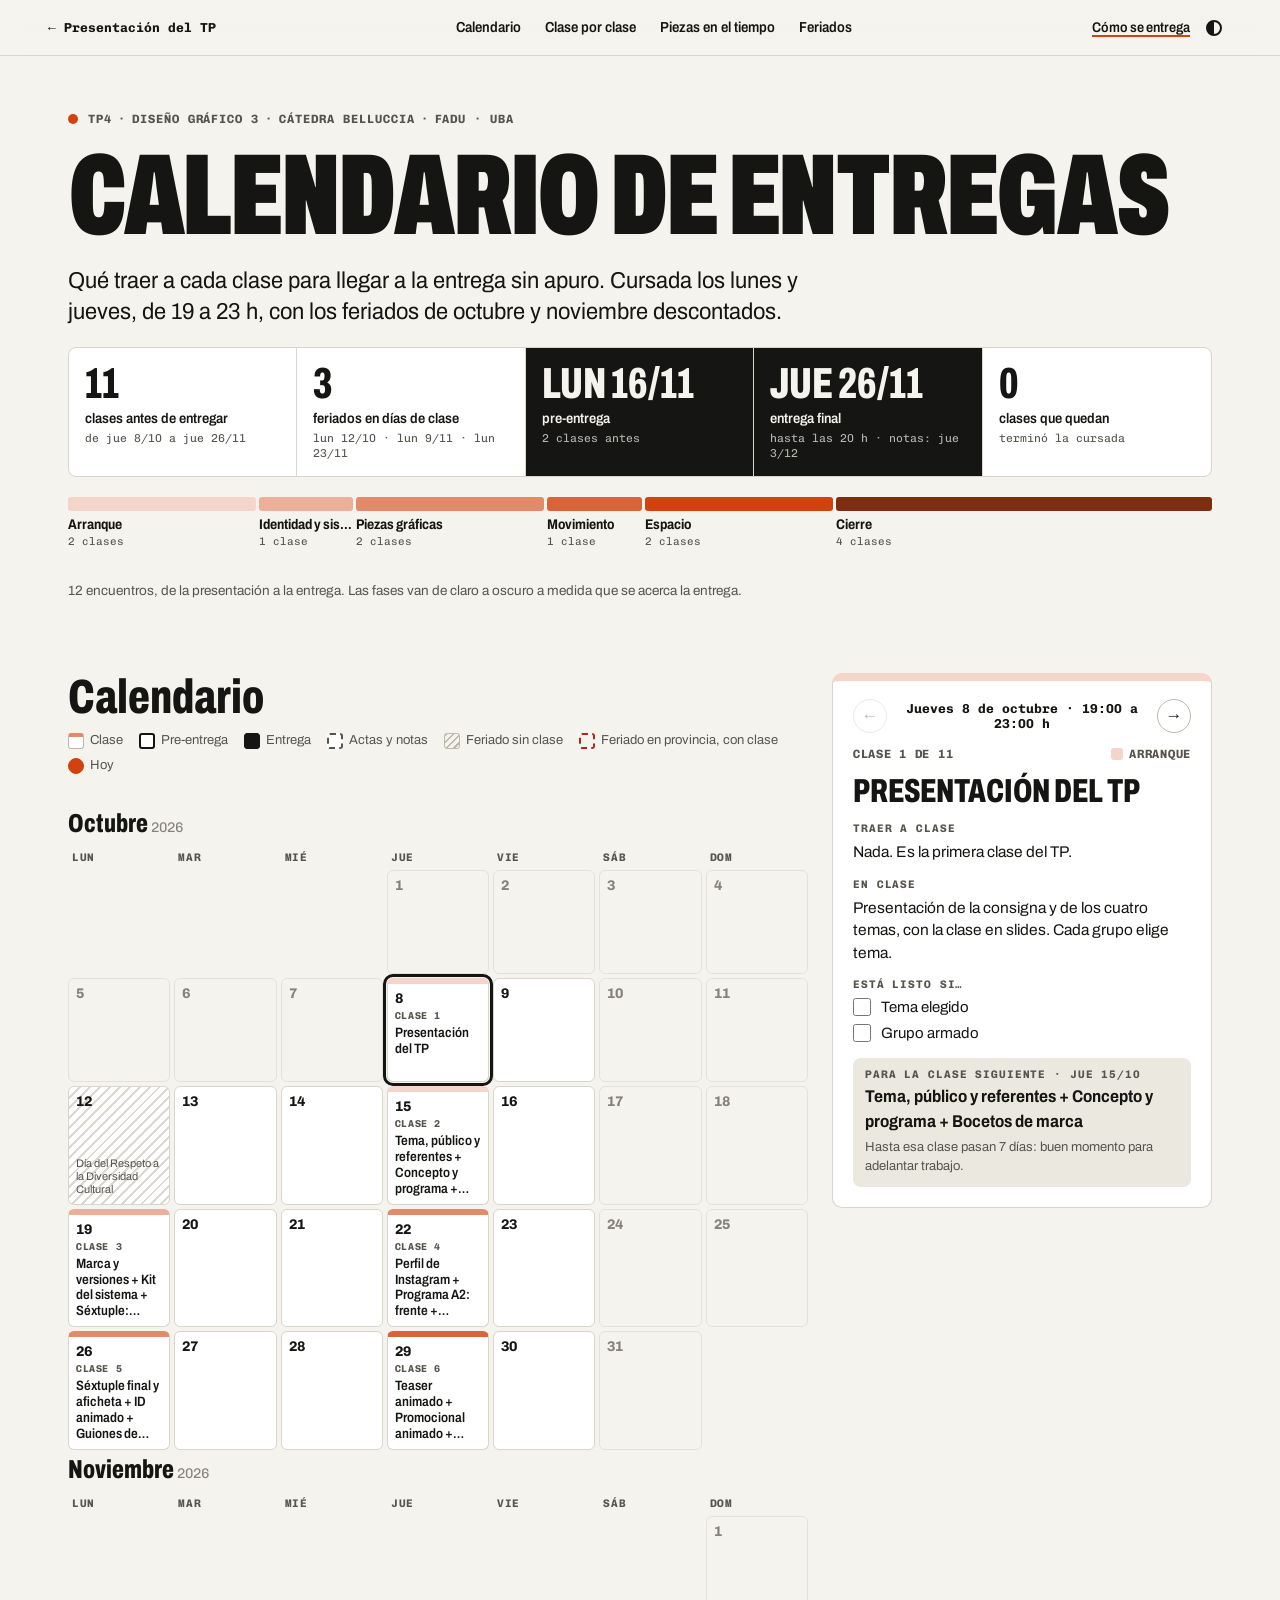
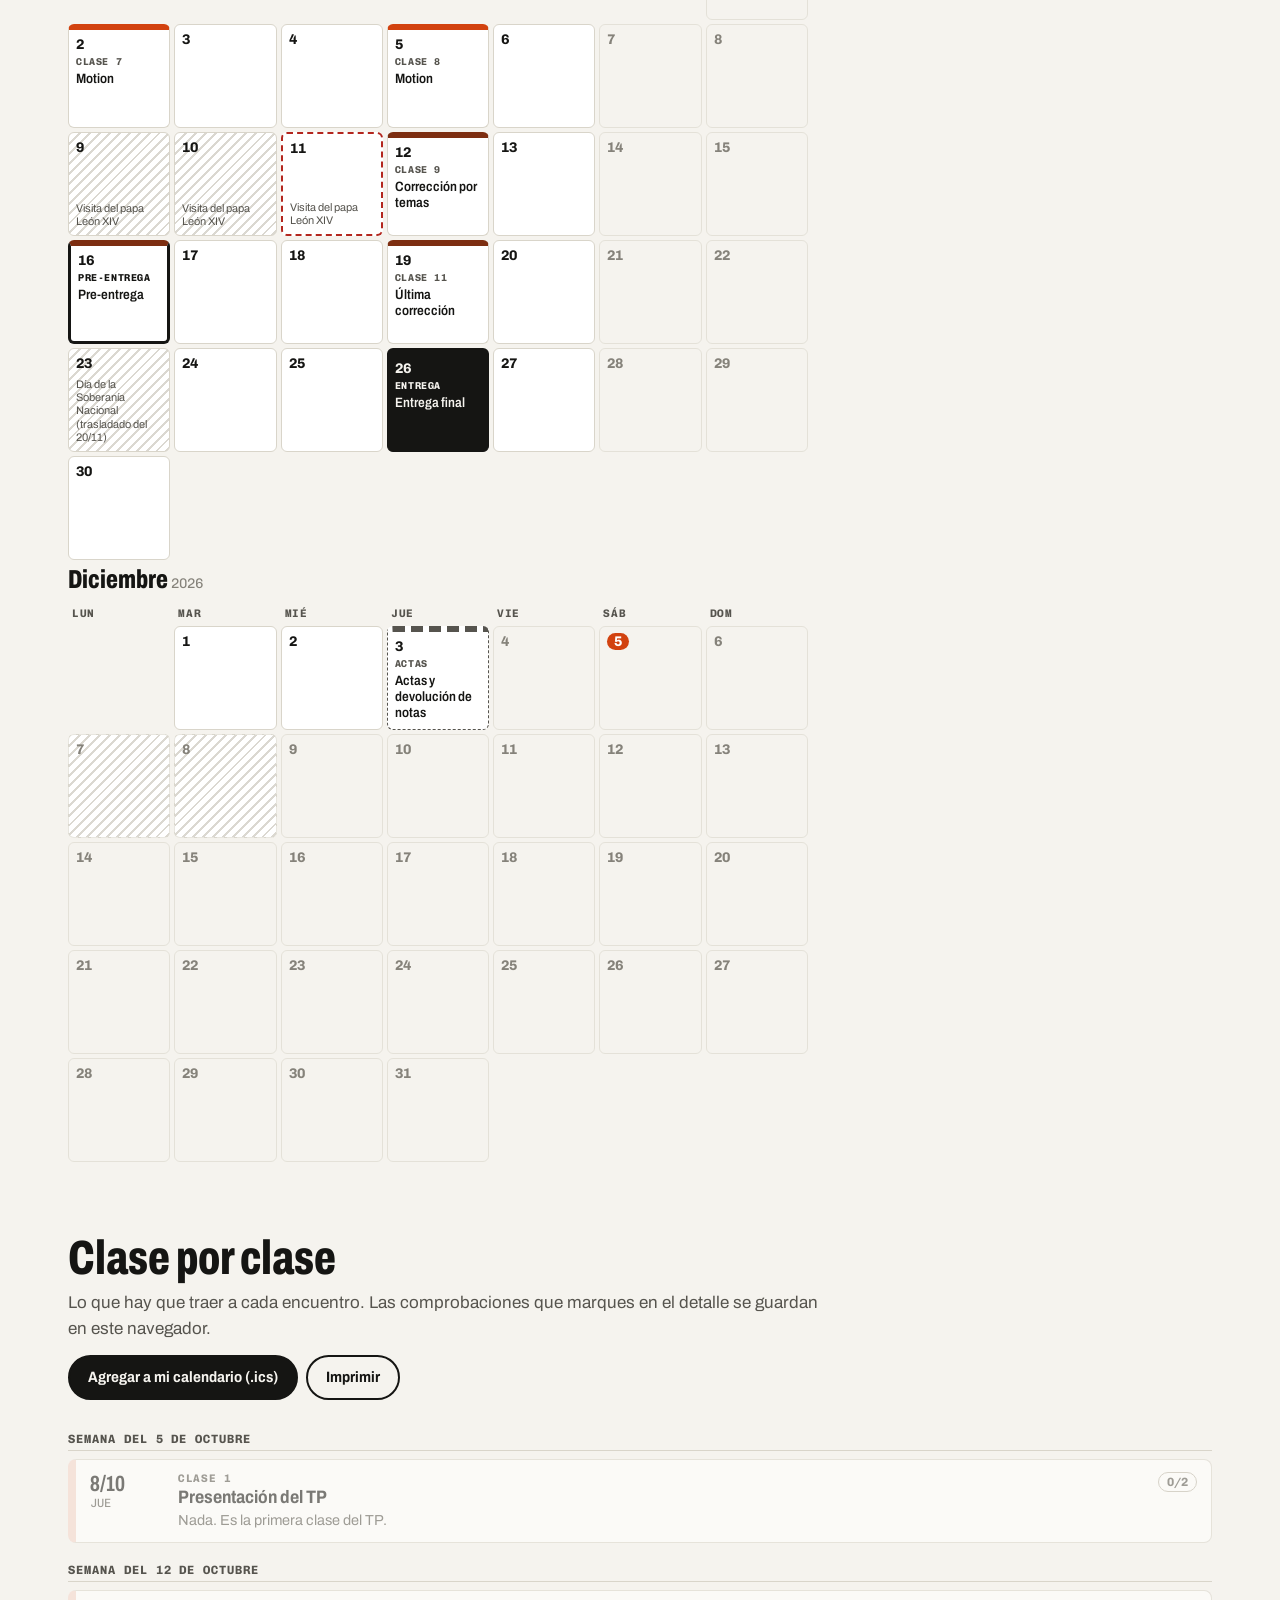
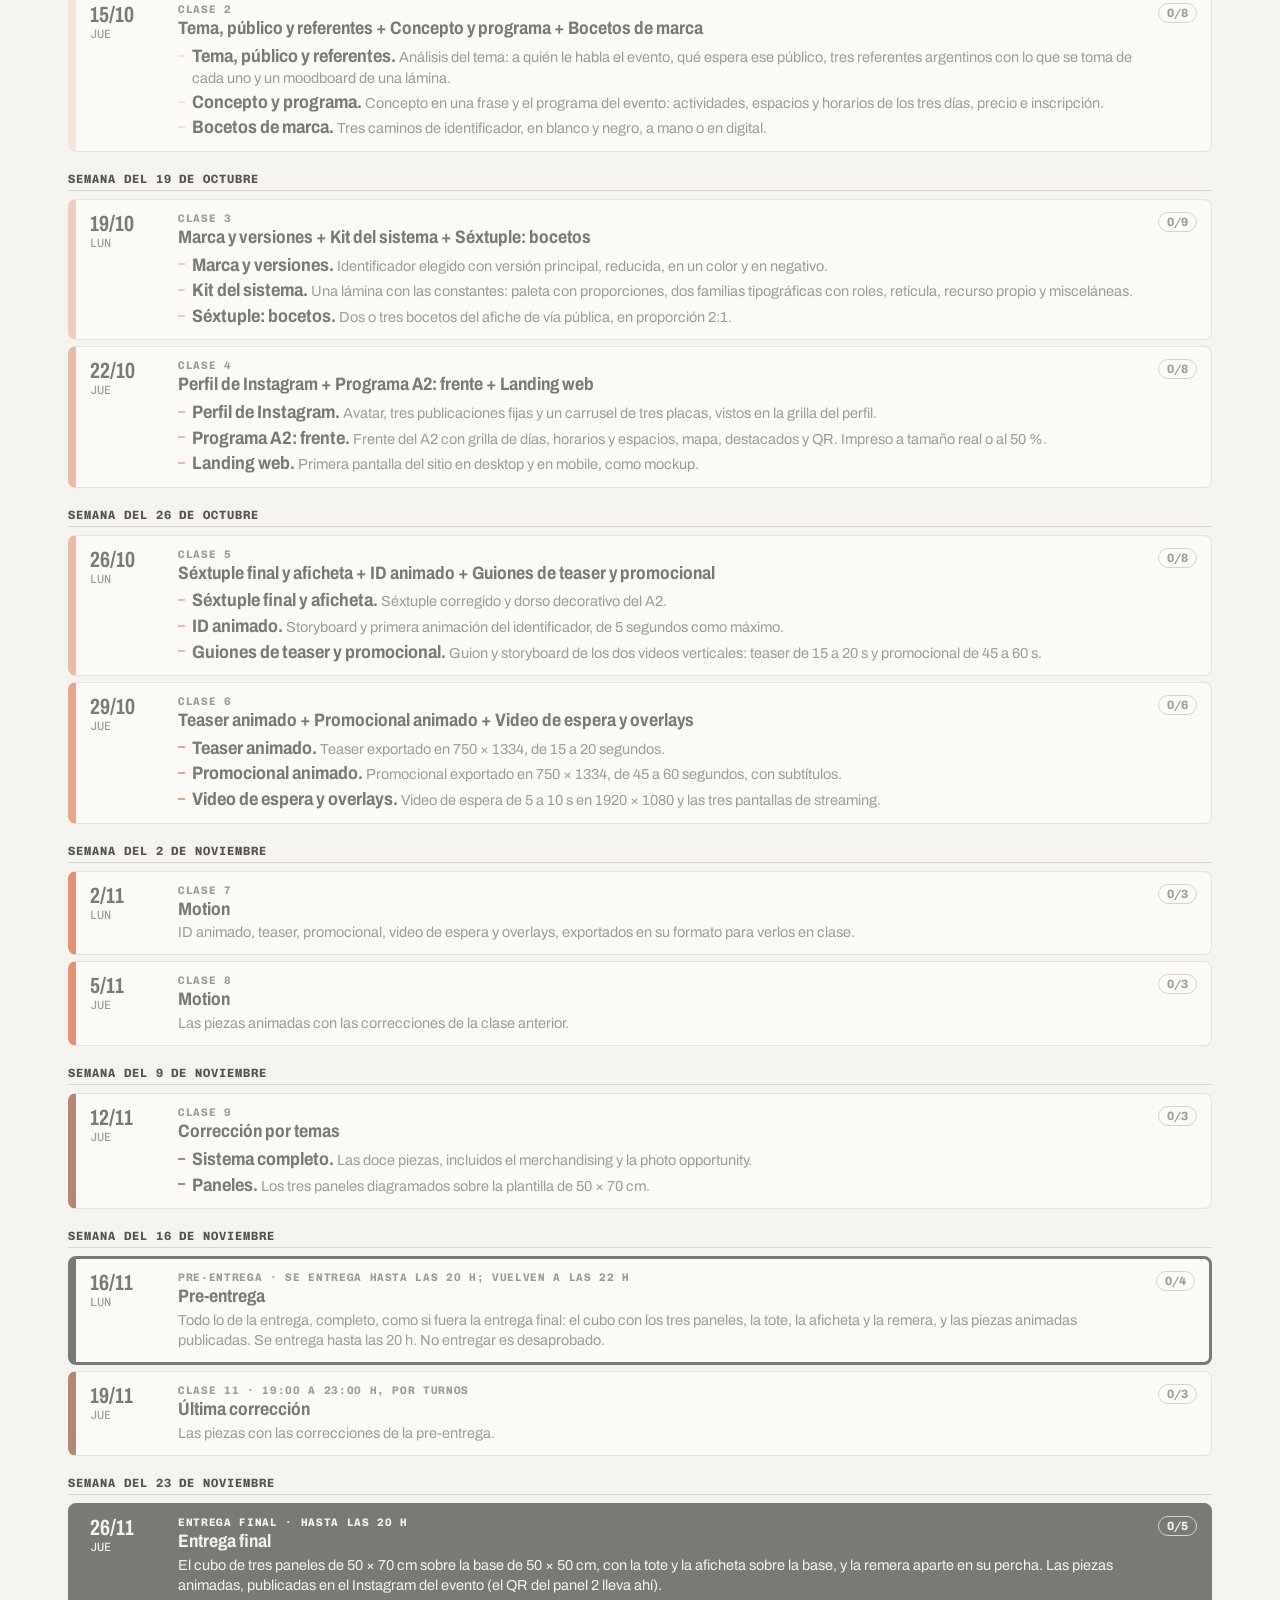
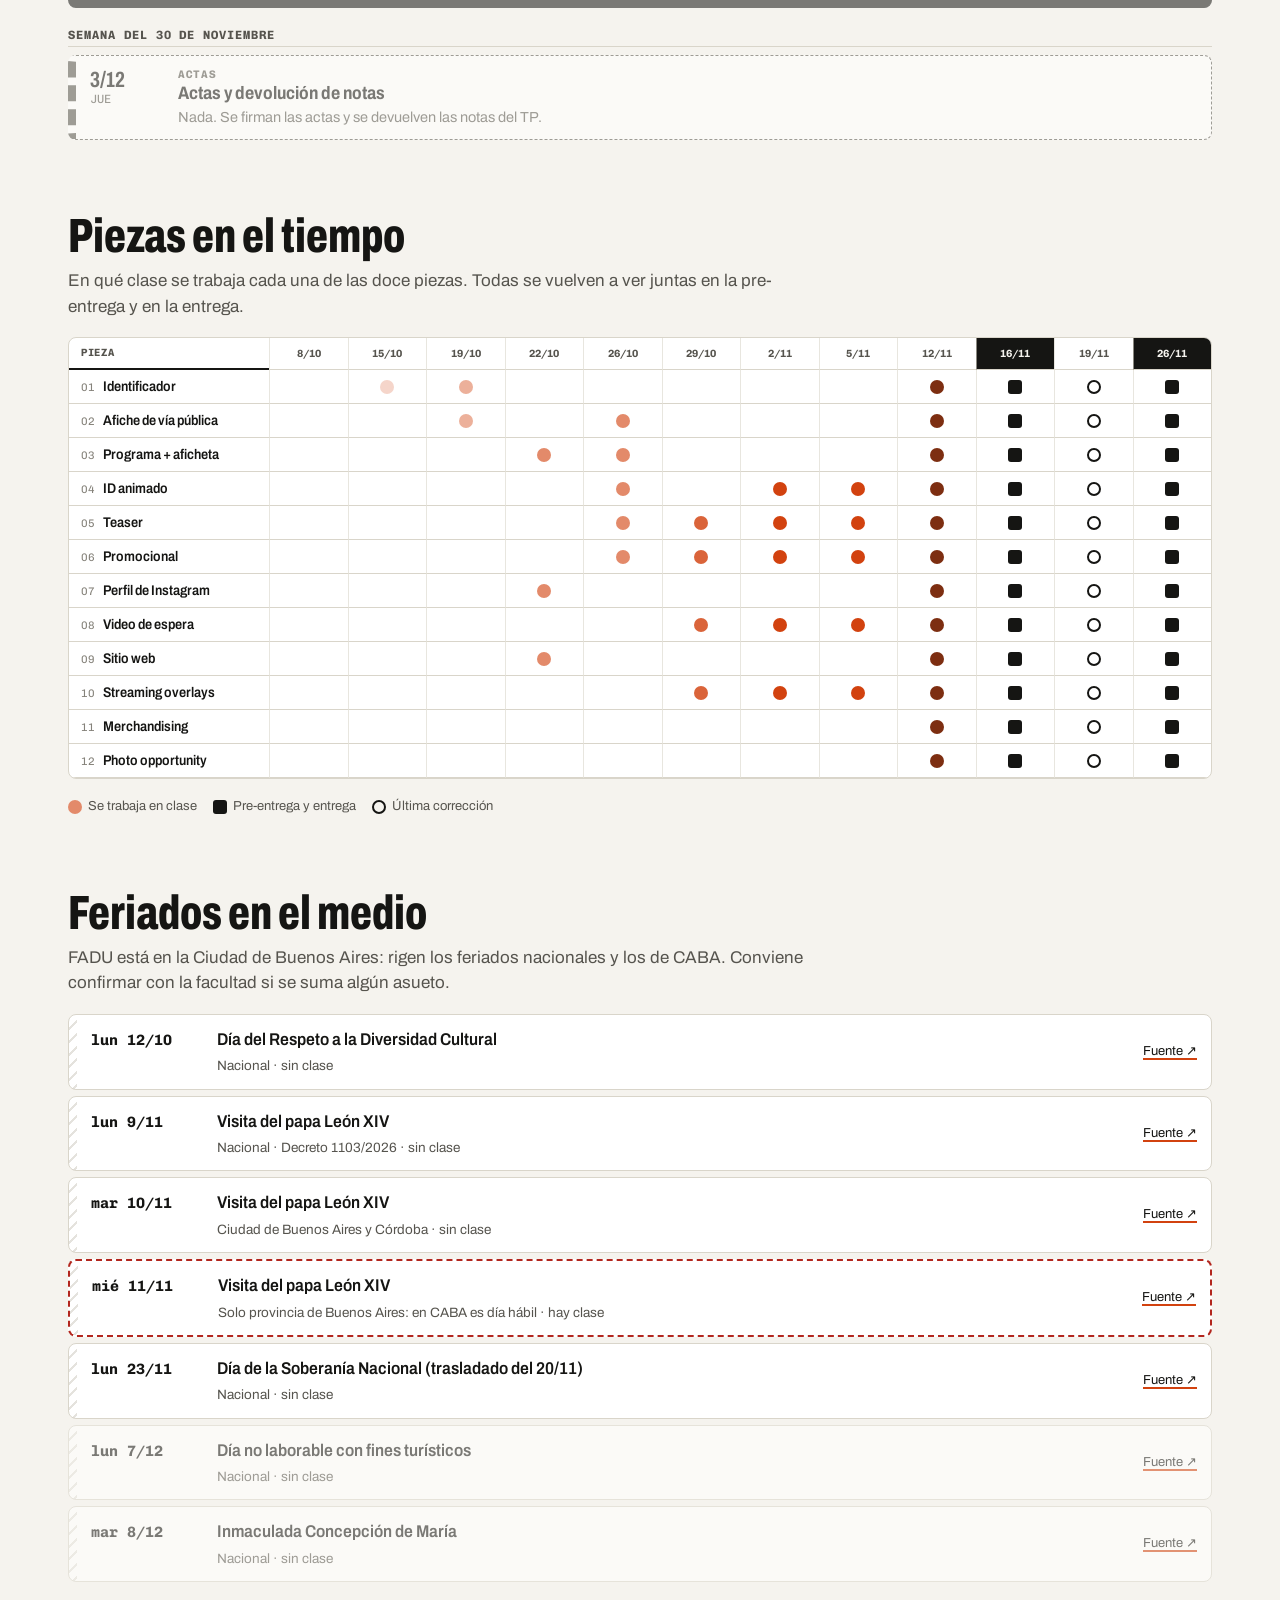
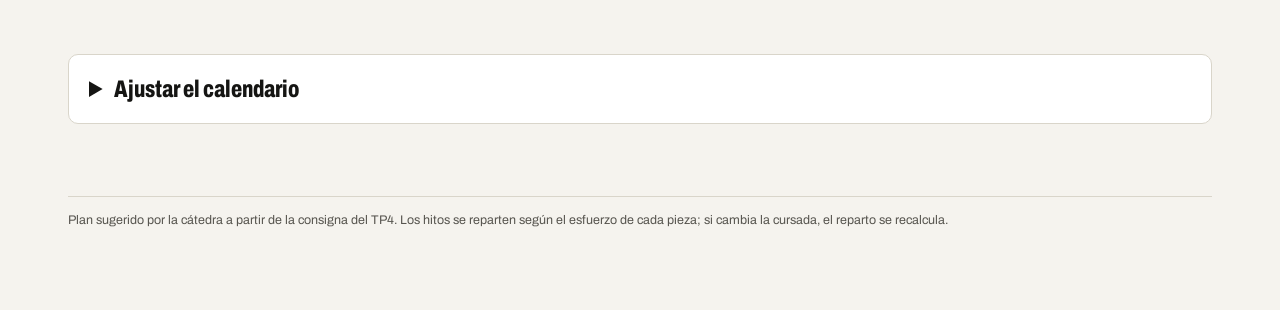
<file: calendario.html>
<!doctype html>
<html lang="es-AR" data-tema="fuego">
<head>
<meta charset="utf-8">
<meta name="viewport" content="width=device-width, initial-scale=1">
<title>Calendario de entregas · TP4 · Diseño Gráfico 3</title>
<meta name="description" content="Qué traer a cada clase para llegar a la entrega del TP4 sin apuro: clases, feriados, pre-entrega y entrega.">
<link rel="icon" href="data:image/svg+xml,%3Csvg xmlns=%27http://www.w3.org/2000/svg%27 viewBox=%270 0 32 32%27%3E%3Crect width=%2732%27 height=%2732%27 rx=%276%27 fill=%27%23151513%27/%3E%3Ccircle cx=%2716%27 cy=%2716%27 r=%278%27 fill=%27%23d2420f%27/%3E%3C/svg%3E">
<link rel="preload" href="assets/fonts/archivo-latin-wdth-normal.woff2" as="font" type="font/woff2" crossorigin>
<link rel="stylesheet" href="assets/css/calendario.css">
<script>
  (function () {
    try {
      var m = localStorage.getItem("tp4-modo"); if (m) document.documentElement.dataset.modo = m;
      var t = localStorage.getItem("tp4-tema"); if (t) document.documentElement.dataset.tema = t;
    } catch (e) {}
  })();
</script>
</head>
<body>

<header class="top">
  <a class="top__home" href="index.html">← Presentación del TP</a>
  <nav class="top__nav" aria-label="Secciones">
    <a href="#calendario">Calendario</a><a href="#clases">Clase por clase</a><a href="#piezas">Piezas en el tiempo</a><a href="#feriadosS">Feriados</a>
  </nav>
  <div class="top__tools">
    <a class="top__link" href="entrega.html">Cómo se entrega</a>
    <button class="ico" id="btnModo" aria-label="Cambiar modo claro u oscuro"><span class="modo-ico" aria-hidden="true"></span></button>
  </div>
</header>

<main class="wrap">

  <section class="intro">
    <p class="kicker"><span data-cfg="tp"></span> · <span data-cfg="materia"></span> · <span data-cfg="catedra"></span> · <span data-cfg="facultad"></span></p>
    <h1>Calendario de entregas</h1>
    <p class="lead">Qué traer a cada clase para llegar a la entrega sin apuro. Cursada los lunes y jueves, de 19 a 23 h, con los feriados de octubre y noviembre descontados.</p>
    <div class="stats" id="stats"></div>
    <p class="alerta" id="alerta" hidden></p>
    <div class="fases" id="fases" aria-label="Fases del trabajo"></div>
    <p class="nota" id="fasesLeyenda"></p>
  </section>

  <section class="cal" id="calendario">
    <div class="cal__meses">
      <div class="cal__head">
        <h2>Calendario</h2>
        <p class="leyenda">
          <span><i class="ly ly--clase"></i>Clase</span>
          <span><i class="ly ly--pre"></i>Pre-entrega</span>
          <span><i class="ly ly--ent"></i>Entrega</span>
          <span><i class="ly ly--notas"></i>Actas y notas</span>
          <span><i class="ly ly--fer"></i>Feriado sin clase</span>
          <span><i class="ly ly--aviso"></i>Feriado en provincia, con clase</span>
          <span><i class="ly ly--hoy"></i>Hoy</span>
        </p>
      </div>
      <div id="meses"></div>
    </div>
    <aside class="detalle" id="detalle" aria-live="polite"></aside>
  </section>

  <section class="sec" id="clases">
    <header class="sec__head">
      <h2>Clase por clase</h2>
      <p>Lo que hay que traer a cada encuentro. Las comprobaciones que marques en el detalle se guardan en este navegador.</p>
      <div class="acciones">
        <button class="btn" id="btnIcs">Agregar a mi calendario (.ics)</button>
        <button class="btn btn--sec" id="btnPrint">Imprimir</button>
      </div>
    </header>
    <ol class="agenda" id="agenda"></ol>
  </section>

  <section class="sec" id="piezas">
    <header class="sec__head">
      <h2>Piezas en el tiempo</h2>
      <p>En qué clase se trabaja cada una de las doce piezas. Todas se vuelven a ver juntas en la pre-entrega y en la entrega.</p>
    </header>
    <div class="pt__scroll"><div class="pt" id="piezasT"></div></div>
    <p class="leyenda"><span><i class="pt__dot"></i>Se trabaja en clase</span><span><i class="pt__dot pt__dot--hito"></i>Pre-entrega y entrega</span><span><i class="pt__dot pt__dot--aj"></i>Última corrección</span></p>
  </section>

  <section class="sec" id="feriadosS">
    <header class="sec__head">
      <h2>Feriados en el medio</h2>
      <p>FADU está en la Ciudad de Buenos Aires: rigen los feriados nacionales y los de CABA. Conviene confirmar con la facultad si se suma algún asueto.</p>
    </header>
    <ul class="feriados" id="feriados"></ul>
  </section>

  <details class="sec ajustes" id="ajustes">
    <summary>Ajustar el calendario</summary>
    <p class="nota">Para otra comisión o si cambia una fecha. El plan se recalcula solo y queda guardado en este navegador.</p>
    <div class="aj">
      <fieldset><legend>Días de cursada</legend><div class="aj__dias" id="ajDias"></div></fieldset>
      <label>Primera clase del TP<input type="date" id="ajInicio"></label>
      <label>Entrega<input type="date" id="ajEntrega"></label>
      <label>Clases entre pre-entrega y entrega<input type="number" id="ajPrevias" min="1" max="4"></label>
      <button class="btn btn--sec" id="ajReset" type="button">Volver al original</button>
    </div>
  </details>

  <p class="colofon">Plan sugerido por la cátedra a partir de la consigna del TP4. Los hitos se reparten según el esfuerzo de cada pieza; si cambia la cursada, el reparto se recalcula.</p>
</main>

<script src="assets/js/data.js"></script>
<script src="assets/js/calendario.js"></script>
</body>
</html>
</file>
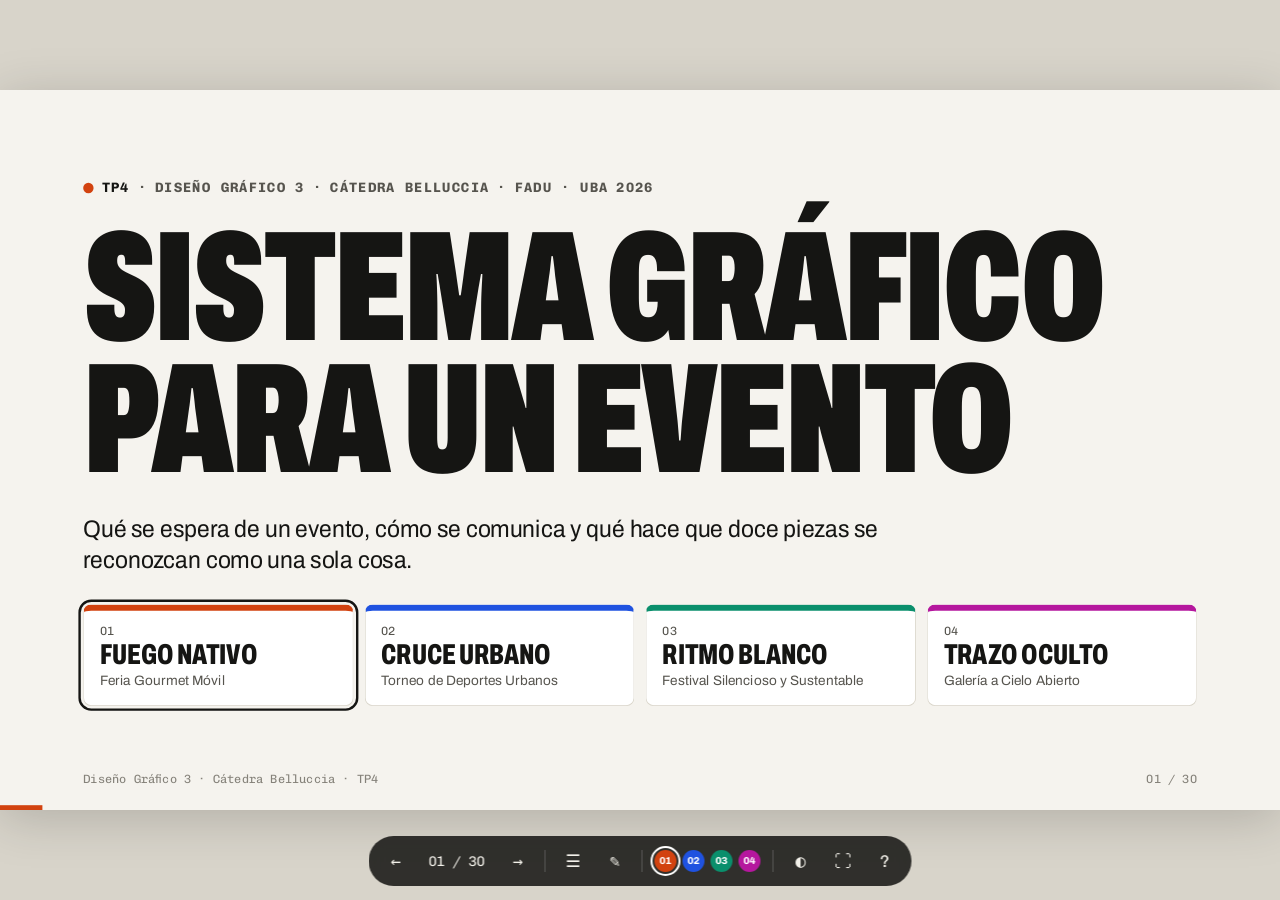
<file: clase.html>
<!doctype html>
<html lang="es-AR" data-tema="fuego">
<head>
<meta charset="utf-8">
<meta name="viewport" content="width=device-width, initial-scale=1">
<title>Clase · Sistema gráfico para un evento · TP4</title>
<meta name="description" content="Presentación de clase del TP4 de Diseño Gráfico 3: los conceptos de un sistema gráfico para eventos, con demos interactivas.">
<link rel="icon" href="data:image/svg+xml,%3Csvg xmlns=%27http://www.w3.org/2000/svg%27 viewBox=%270 0 32 32%27%3E%3Crect width=%2732%27 height=%2732%27 rx=%276%27 fill=%27%23151513%27/%3E%3Ccircle cx=%2716%27 cy=%2716%27 r=%278%27 fill=%27%23d2420f%27/%3E%3C/svg%3E">
<link rel="preload" href="assets/fonts/archivo-latin-wdth-normal.woff2" as="font" type="font/woff2" crossorigin>
<link rel="stylesheet" href="assets/css/clase.css">
<script>
  (function () {
    try {
      var m = localStorage.getItem("tp4-modo"); if (m) document.documentElement.dataset.modo = m;
      var t = new URLSearchParams(location.search).get("tema") || localStorage.getItem("tp4-tema");
      if (t) document.documentElement.dataset.tema = t;
    } catch (e) {}
  })();
</script>
</head>
<body>
<div class="vista">
<main class="deck" id="deck" aria-live="polite">

<!-- ═════════════════════════════════════ APERTURA -->
<section class="s s--portada" id="portada" data-t="Portada"
  data-notas="Presentar el TP4. Cada grupo elige su tema: las teclas 1 a 4 (o las tarjetas) cambian el color de toda la presentación y los ejemplos que usan el nombre del evento.">
  <p class="k in"><b data-cfg="tp"></b> · <span data-cfg="materia"></span> · <span data-cfg="catedra"></span> · <span data-cfg="facultad"></span> <span data-cfg="anio"></span></p>
  <h1 class="t1 in" style="--d:1">Sistema gráfico<br>para un evento</h1>
  <p class="lead in" style="--d:2">Qué se espera de un evento, cómo se comunica y qué hace que doce piezas se reconozcan como una sola cosa.</p>
  <div class="portada__temas in" style="--d:3" id="portadaTemas"></div>
</section>

<section class="s" id="pregunta" data-t="La pregunta de hoy"
  data-notas="Preguntar al aula antes de avanzar: ¿qué tendrían que tener en común estas doce piezas para que parezcan del mismo evento? Recién después avanzar: las piezas se ordenan solas.">
  <p class="k in">La pregunta de hoy</p>
  <h2 class="t2 in" style="--d:1">¿Qué hace que doce piezas parezcan<br>un solo evento?</h2>
  <div class="doce caos in" style="--d:2" id="doce"></div>
  <p class="lead f" data-accion="ordenar">No es el logo pegado en todas. Es un conjunto de <b>reglas que se repiten</b>: tipografía, color, retícula, un recurso propio y un modo de moverse.</p>
</section>

<!-- ═════════════════════════════════════ BLOQUE 1 -->
<section class="s s--div" id="b1" data-t="01 · El evento" data-div
  data-notas="Primer bloque: antes de diseñar hay que entender qué se le promete al público y en qué momentos se le habla.">
  <span class="div__n">01</span>
  <p class="k in">Bloque 1</p>
  <h2 class="div__t in" style="--d:1">El evento</h2>
  <p class="div__p in" style="--d:2">Antes de diseñar, entender qué se promete, cuándo se comunica y qué pasa adentro.</p>
  <div class="div__lista in" style="--d:3"><span>La consigna</span><span>Los cuatro temas</span><span>La promesa</span><span>Los momentos</span><span>El programa</span></div>
</section>

<section class="s" id="consigna" data-t="La consigna"
  data-notas="Repasar el pedido del cliente. Remarcar que la entrega es un sistema: la primera presentación muestra pocas piezas, pero tienen que alcanzar para entender las reglas.">
  <p class="k in">La consigna</p>
  <h2 class="t2 in" style="--d:1">Un festival masivo, cuatro temas, doce piezas</h2>
  <div class="datos-c in" style="--d:2">
    <div><small>Fechas</small><b data-cfg="fechas"></b></div>
    <div><small>Entrada</small><b>Accesible</b></div>
    <div><small>Formato</small><b>Presencial, virtual e híbrido</b></div>
    <div><small>Participación</small><b>Apps, encuestas en vivo y realidad aumentada</b></div>
  </div>
  <div class="piezas12 f" id="piezas12"></div>
  <p class="p f">El objetivo: <b>identificar</b> el evento, <b>informar</b> motivos, precios y fechas, y <b>persuadir</b> para que el público vaya, en persona o desde su casa.</p>
</section>

<section class="s" id="temas" data-t="Los cuatro temas"
  data-notas="Tocar cada tarjeta para abrir la clave del tema: es el problema de diseño más importante de cada uno. Ejemplo: en Fuego Nativo la locación cambia todos los días.">
  <p class="k in">Los cuatro temas</p>
  <h2 class="t2 in" style="--d:1">Cuatro eventos, cuatro problemas distintos</h2>
  <p class="p in" style="--d:2">Tocá cada tarjeta: debajo aparece el problema central de ese tema.</p>
  <div class="temas4 in" style="--d:3" id="temas4"></div>
</section>

<section class="s" id="c01" data-t="Concepto 01 · La promesa"
  data-notas="Los seis patrones salen del relevamiento de ferias, torneos y festivales argentinos (Masticar, Buenos Aires Market, Buenos Aires Extremo, Bioferia, Color BA, Lollapalooza). Preguntar: ¿cuál de los seis falta más seguido en las piezas que ven en la calle?">
  <div class="c2">
    <div class="col">
      <p class="k in">Concepto <b>01</b></p>
      <h2 class="t2 in" style="--d:1">Un evento es una promesa</h2>
      <p class="p in" style="--d:2">El público llega con expectativas armadas por otros eventos. En los referentes argentinos se repiten seis cosas que la comunicación tiene que resolver.</p>
      <div class="porque in" style="--d:3"><span>Por qué importa</span><p>Si la comunicación no responde lo básico (cuánto sale, dónde es, cómo funciona) la duda le gana al interés. Nadie va a un evento que no entiende.</p></div>
    </div>
    <div class="demo"><div class="patr" id="patr"></div></div>
  </div>
</section>

<section class="s" id="c02" data-t="Concepto 02 · Cuatro momentos"
  data-notas="Avanzar columna por columna. Las barras muestran cuántos de los seis datos obligatorios lleva cada momento: el teaser casi nada, la convocatoria todo.">
  <div class="c2 c2--ancho">
    <div class="col">
      <p class="k in">Concepto <b>02</b></p>
      <h2 class="t2 in" style="--d:1">Cuatro momentos, cuatro trabajos</h2>
      <p class="p in" style="--d:2">La comunicación empieza semanas antes y termina después del evento. En cada momento la pieza hace un trabajo distinto y lleva una cantidad distinta de información.</p>
      <div class="porque in" style="--d:3"><span>Por qué importa</span><p>Pedirle a un teaser que informe, o a un programa que intrigue, es pedirle a la pieza un trabajo que no es el suyo.</p></div>
    </div>
    <div class="demo">
      <div class="mom4" id="mom4"></div>
      <p class="leyenda-datos"><i></i>Cada bloque es uno de los seis datos: qué, cuándo, dónde, cuánto, cómo y quiénes.</p>
    </div>
  </div>
</section>

<section class="s" id="c03" data-t="Concepto 03 · El programa"
  data-notas="El programa de ejemplo está en la presentación web, con los tres días y filtros. Recordar que todo es inventado y modificable. Señalar los horarios con actividades en simultáneo.">
  <div class="c2 c2--ancho">
    <div class="col">
      <p class="k in">Concepto <b>03</b></p>
      <h2 class="t2 in" style="--d:1">El programa es lo que pasa adentro</h2>
      <p class="p in" style="--d:2">Charlas, workshops, talleres y shows que ocurren a la vez en espacios distintos. Inventarlo es parte del trabajo: sin actividades, no hay qué comunicar.</p>
      <div class="porque in" style="--d:3"><span>Por qué importa</span><p>Es la pieza más usada durante el evento y la fuente de casi todas las demás: el A2, los posteos, el video de espera y los overlays salen de acá.</p></div>
    </div>
    <div class="demo">
      <p class="mono chico in" style="--d:2" id="pgTitulo"></p>
      <div class="pg in" style="--d:3" id="pg"></div>
    </div>
  </div>
</section>

<!-- ═════════════════════════════════════ BLOQUE 2 -->
<section class="s s--div" id="b2" data-t="02 · El sistema" data-div
  data-notas="Segundo bloque: las reglas. Es el corazón del TP y lo que más pesa en la evaluación (coherencia sistémica).">
  <span class="div__n">02</span>
  <p class="k in">Bloque 2</p>
  <h2 class="div__t in" style="--d:1">El sistema</h2>
  <p class="div__p in" style="--d:2">Las reglas que hacen que todo se reconozca, aunque cambie el formato.</p>
  <div class="div__lista in" style="--d:3"><span>Constantes y variables</span><span>Coherencia</span><span>Identificador</span></div>
</section>

<section class="s" id="c04" data-t="Concepto 04 · Constantes y variables"
  data-notas="La demo recorre los formatos sola. Pausar en uno y preguntar qué cambió y qué quedó igual. La maqueta es neutra a propósito: muestra la regla, no una propuesta.">
  <div class="c2 c2--ancho">
    <div class="col">
      <p class="k in">Concepto <b>04</b></p>
      <h2 class="t2 in" style="--d:1">Pocas constantes, variables con reglas</h2>
      <p class="p in" style="--d:2"><b>Constantes:</b> marca, dos familias tipográficas, paleta, retícula, un recurso propio y un gesto de movimiento. <b>Variables:</b> formato, cantidad de información, distancia y soporte.</p>
      <div class="porque in" style="--d:3"><span>Por qué importa</span><p>Doce piezas, muchos formatos y varias manos. Sin reglas, cada pieza se rediseña desde cero y el evento se fragmenta. Con reglas, se reconoce antes de leer el nombre.</p></div>
    </div>
    <div class="demo">
      <div class="morph-stage in" style="--d:2"><div class="lienzo" id="morph" data-fmt="sextuple"></div></div>
      <p class="morph-cap" id="morphCap"></p>
      <div class="morph-ctrl"><button class="btn" id="morphPlay" aria-pressed="true">❚❚ Pausa</button><div class="seg" id="morphSeg"></div></div>
    </div>
  </div>
</section>

<section class="s" id="c05" data-t="Concepto 05 · Coherencia"
  data-notas="Tocar «Romper el sistema»: mismos datos y mismas posiciones, pero cada pieza con otra voz. Preguntar si siguen pareciendo del mismo evento.">
  <div class="c2 c2--ancho">
    <div class="col">
      <p class="k in">Concepto <b>05</b></p>
      <h2 class="t2 in" style="--d:1">Cada pieza suma o resta</h2>
      <p class="p in" style="--d:2">El reconocimiento se construye por repetición: el público ve una pieza en la calle, otra en el celular y otra en el evento. Si cada una habla con otra voz, no se suman.</p>
      <div class="porque in" style="--d:3"><span>Por qué importa</span><p>Una pieza que rompe el sistema no solo se ve mal: le resta fuerza a todas las demás.</p></div>
      <button class="btn btn--acc in" style="--d:4; justify-self:start" id="romper" aria-pressed="false">Romper el sistema</button>
    </div>
    <div class="demo"><div class="lienzos3 in" style="--d:2" id="tres"></div></div>
  </div>
</section>

<section class="s" id="c06" data-t="Concepto 06 · Identificador"
  data-notas="Mover el control de tamaño. A partir de cierto tamaño la versión principal ya no se lee y aparece la necesidad de una versión reducida. Probar las marcas de los grupos a 110 px.">
  <div class="c2 c2--ancho">
    <div class="col">
      <p class="k in">Concepto <b>06</b></p>
      <h2 class="t2 in" style="--d:1">Una marca, de 110 píxeles a 4 metros</h2>
      <p class="p in" style="--d:2">El identificador es la única pieza que aparece en todas las demás. Por eso necesita versiones: principal, reducida, en un color y en negativo.</p>
      <div class="porque in" style="--d:3"><span>Por qué importa</span><p>Si la marca solo funciona grande, el evento desaparece justo donde más se ve: el avatar, la credencial, el sticker, la esquina del streaming.</p></div>
    </div>
    <div class="demo escmarca">
      <div class="escmarca__vista in" style="--d:2">
        <div><span class="mk" id="mkP"></span><small>Versión principal</small></div>
        <div><span class="mk-red" id="mkR"></span><small>Versión reducida</small></div>
      </div>
      <p class="escmarca__uso" id="mkUso"></p>
      <input type="range" id="mkRango" min="12" max="420" value="110" aria-label="Tamaño de la marca en píxeles">
      <div class="escmarca__regla"><span>16 px · favicon</span><span>110 px · avatar</span><span>afiche</span><span>4 m · photo op</span></div>
    </div>
  </div>
</section>

<!-- ═════════════════════════════════════ BLOQUE 3 -->
<section class="s s--div" id="b3" data-t="03 · Leer y actuar" data-div
  data-notas="Tercer bloque: cómo se lee una pieza y qué la vuelve útil. Acá se juega el rendimiento comunicacional.">
  <span class="div__n">03</span>
  <p class="k in">Bloque 3</p>
  <h2 class="div__t in" style="--d:1">Leer y actuar</h2>
  <p class="div__p in" style="--d:2">Cómo se lee una pieza y qué hace que alguien termine yendo al evento.</p>
  <div class="div__lista in" style="--d:3"><span>Jerarquía</span><span>Datos</span><span>Llamado a la acción</span><span>Teaser y promocional</span><span>Movimiento</span></div>
</section>

<section class="s" id="c07" data-t="Concepto 07 · Tres segundos"
  data-notas="Hacer el test con el aula: primero «Sin jerarquía», 3 segundos, y preguntar qué recuerdan. Después «Con jerarquía». La diferencia suele ser la fecha y el nombre.">
  <div class="c2 c2--ancho">
    <div class="col">
      <p class="k in">Concepto <b>07</b></p>
      <h2 class="t2 in" style="--d:1">Tres segundos para ganar o perder</h2>
      <p class="p in" style="--d:2">En la calle y en el feed nadie lee: escanea. Una pieza tiene tres niveles de lectura.</p>
      <div class="niv in" style="--d:3"><div><b>Se ve</b><span>1 s · imagen, marca, titular</span></div><div><b>Se lee</b><span>3 a 5 s · fecha, lugar, acción</span></div><div><b>Se consulta</b><span>con tiempo · precio, sponsors</span></div></div>
      <div class="porque in" style="--d:4"><span>Por qué importa</span><p>Si el primer nivel no captura en un segundo, el resto de la información nunca llega, por buena que sea.</p></div>
    </div>
    <div class="demo t3s">
      <div class="seg" id="t3sVar"><button aria-pressed="true" data-v="mal">Sin jerarquía</button><button aria-pressed="false" data-v="bien">Con jerarquía</button></div>
      <div class="t3s__escena">
        <div class="afi afi--mal oculto" id="t3sAfi"></div>
        <div class="t3s__cuenta" id="t3sCuenta"></div>
        <div class="t3s__preg" id="t3sPreg"></div>
      </div>
      <div class="fila"><button class="btn btn--acc" id="t3sGo">Mirar 3 segundos</button><button class="btn" id="t3sVer">Mostrar</button></div>
    </div>
  </div>
</section>

<section class="s" id="c08" data-t="Concepto 08 · Datos obligatorios"
  data-notas="Sacar datos de a uno y leer la consecuencia. Cerrar con: no todas las piezas llevan los seis (la matriz está en la presentación web), pero ninguna puede perder los que le tocan.">
  <div class="c2 c2--ancho">
    <div class="col">
      <p class="k in">Concepto <b>08</b></p>
      <h2 class="t2 in" style="--d:1">Sin datos, no hay evento</h2>
      <p class="p in" style="--d:2">Qué, cuándo, dónde, cuánto, cómo y quiénes. No todas las piezas llevan los seis, pero cada uno que falta tiene una consecuencia.</p>
      <div class="porque in" style="--d:3"><span>Por qué importa</span><p>Una pieza hermosa sin fecha no convoca a nadie. Los datos son la parte de la pieza que convierte el interés en asistencia.</p></div>
    </div>
    <div class="demo dat">
      <div class="afi" id="datAfi"></div>
      <div class="dat__chips"><div id="datChips" class="dat__chips"></div><p class="dat__msg ok" id="datMsg"></p></div>
    </div>
  </div>
</section>

<section class="s" id="c09" data-t="Concepto 09 · Llamado a la acción"
  data-notas="Armar el llamado a la acción parte por parte, desde «Más info». Pedir a los grupos que escriban el CTA de su evento con las cuatro partes.">
  <div class="c2 c2--ancho">
    <div class="col">
      <p class="k in">Concepto <b>09</b></p>
      <h2 class="t2 in" style="--d:1">Decir exactamente qué hacer</h2>
      <p class="p in" style="--d:2">Un llamado a la acción tiene cuatro partes: un verbo, un beneficio, un motivo para hacerlo ahora y un único destino.</p>
      <div class="porque in" style="--d:3"><span>Por qué importa</span><p>La persuasión necesita una salida. Si la pieza no dice qué hacer, cómo y hasta cuándo, el interés se evapora antes de convertirse en una entrada.</p></div>
    </div>
    <div class="demo">
      <div class="cta-prev in" style="--d:2"><div class="cta-prev__btn" id="ctaBtn"></div></div>
      <div class="cta-partes" id="ctaPartes"></div>
      <div class="medidor" id="ctaMed"><i></i><i></i><i></i><i></i></div>
      <p class="medidor-t" id="ctaTxt"></p>
    </div>
  </div>
</section>

<section class="s" id="c10" data-t="Concepto 10 · Teaser y promocional"
  data-notas="Reproducir: los dos videos corren acelerados (el teaser en 5 segundos, el promocional en 15). Señalar dónde aparece cada dato y que los dos cierran con el ID.">
  <div class="c2 c2--ancho">
    <div class="col">
      <p class="k in">Concepto <b>10</b></p>
      <h2 class="t2 in" style="--d:1">Primero las ganas, después los datos</h2>
      <p class="p in" style="--d:2">El <b>teaser</b> (15 a 20 s) promete sin revelar. El <b>promocional</b> (45 a 60 s) explica actividades y datos. Los dos cierran con el ID animado.</p>
      <div class="porque in" style="--d:3"><span>Por qué importa</span><p>Atención e información son dos trabajos distintos. Un teaser con horarios ya no intriga; un promocional sin datos no convoca.</p></div>
    </div>
    <div class="demo">
      <div class="lt" id="ltTeaser"></div>
      <div class="lt" id="ltPromo"></div>
      <p class="lt__ahora" id="ltAhora"></p>
      <div class="fila"><button class="btn btn--acc" id="ltPlay">▶ Reproducir</button><button class="btn" id="ltReset">Reiniciar</button></div>
    </div>
  </div>
</section>

<section class="s" id="c11" data-t="Concepto 11 · Movimiento"
  data-notas="El ID de la derecha es un ejemplo neutro de 5 segundos: aparece, se arma y queda quieto. Esa última imagen tiene que poder usarse como marca fija.">
  <div class="c2 c2--ancho">
    <div class="col">
      <p class="k in">Concepto <b>11</b></p>
      <h2 class="t2 in" style="--d:1">El tiempo también es formato</h2>
      <p class="p in" style="--d:2">En las piezas animadas la duración está pedida. Y el ID animado define cómo se mueve todo el sistema: termina en la marca quieta y se entiende sin sonido.</p>
      <div class="porque in" style="--d:3"><span>Por qué importa</span><p>El movimiento también es identidad. Si cada video se anima distinto, el sistema se rompe en el tiempo aunque se sostenga en el plano.</p></div>
    </div>
    <div class="demo">
      <div class="dur" id="dur"></div>
      <div class="idanim" id="idanim"><div class="idanim__m"><i class="idanim__c"></i><span class="idanim__w" id="idW"></span></div><i class="idanim__p"></i><span class="idanim__t">ID animado · 5 s en loop</span></div>
    </div>
  </div>
</section>

<!-- ═════════════════════════════════════ BLOQUE 4 -->
<section class="s s--div" id="b4" data-t="04 · Formatos y espacio" data-div
  data-notas="Cuarto bloque: el sistema sale de la pantalla. Escala, vía pública, redes, espacio y sponsors.">
  <span class="div__n">04</span>
  <p class="k in">Bloque 4</p>
  <h2 class="div__t in" style="--d:1">Formatos y espacio</h2>
  <p class="div__p in" style="--d:2">El sistema sale a la calle, al celular y al lugar del evento.</p>
  <div class="div__lista in" style="--d:3"><span>Escala real</span><span>Vía pública</span><span>Redes</span><span>Photo opportunity</span><span>Sponsors</span></div>
</section>

<section class="s" id="c12" data-t="Concepto 12 · Escala real"
  data-notas="Avanzar objeto por objeto. Recordar que en la computadora todo se diseña al mismo tamaño de pantalla; conviene imprimir o mirar las piezas a escala antes de cerrarlas.">
  <p class="k in">Concepto <b>12</b></p>
  <h2 class="t2 in" style="--d:1">En la calle, nada mide lo mismo</h2>
  <div class="esc in" style="--d:2" id="esc"></div>
  <div style="display:grid;grid-template-columns:1fr 1fr;gap:40px;align-items:start">
    <p class="p in" style="--d:3">A la misma escala, una cuadrícula de 1 metro: una persona con el programa A2, un séxtuple, una valla, el photo opportunity y un colectivo.</p>
    <div class="porque in" style="--d:4"><span>Por qué importa</span><p>En la pantalla todo mide lo mismo. Una letra que se lee perfecto en el monitor desaparece en una valla vista desde un auto.</p></div>
  </div>
</section>

<section class="s" id="c13" data-t="Concepto 13 · Vía pública"
  data-notas="La consigna pide el séxtuple. Mupi, valla y transporte son los medios que lo acompañan en una campaña real. Cada uno pone a prueba algo distinto del sistema.">
  <p class="k in">Concepto <b>13</b></p>
  <h2 class="t2 in" style="--d:1">Cuatro medios, cuatro exigencias</h2>
  <div class="calle4" id="calle4"></div>
  <div class="porque f"><span>Por qué importa</span><p>Cada medio cambia proporción, distancia y tiempo de lectura. Es la prueba más dura: si los elementos se articulan bien acá, el sistema se sostiene en todas las piezas.</p></div>
</section>

<section class="s" id="c14" data-t="Concepto 14 · Redes"
  data-notas="Alternar entre posteos sueltos y grilla con sistema. La grilla del perfil recorta en 3:4: hay que verla completa antes de cerrar cada posteo.">
  <div class="c2 c2--ancho">
    <div class="col">
      <p class="k in">Concepto <b>14</b></p>
      <h2 class="t2 in" style="--d:1">El perfil se ve como grilla</h2>
      <p class="p in" style="--d:2">Antes de abrir un posteo, la gente ve el perfil: avatar, tres publicaciones fijadas y la grilla. Cada posteo cuenta una actividad, un expositor o un taller.</p>
      <div class="porque in" style="--d:3"><span>Por qué importa</span><p>Si las piezas no se piensan juntas, el perfil parece de varios eventos distintos y se pierde la confianza.</p></div>
      <button class="btn btn--acc in" style="--d:4; justify-self:start" id="igBtn" aria-pressed="false">Aplicar el sistema</button>
    </div>
    <div class="demo"><div class="ig caos in" style="--d:2" id="ig"></div></div>
  </div>
</section>

<section class="s" id="c15" data-t="Concepto 15 · Photo opportunity"
  data-notas="Mover el encuadre del celular por la pared. Si la marca queda afuera, la foto circula sin el nombre del evento. Pensar la altura: la marca va arriba de las cabezas.">
  <div class="c2 c2--ancho">
    <div class="col">
      <p class="k in">Concepto <b>15</b></p>
      <h2 class="t2 in" style="--d:1">La pieza que difunde el público</h2>
      <p class="p in" style="--d:2">Un espacio de al menos 4 × 4 m pensado para la foto. Se diseña para la cámara del celular, en vertical y con dos personas adelante.</p>
      <div class="porque in" style="--d:3"><span>Por qué importa</span><p>Es la única pieza que el público comparte por su cuenta. Si la marca no entra en la foto, esa difusión gratuita se pierde.</p></div>
    </div>
    <div class="demo foto">
      <div class="foto__muro in" style="--d:2" id="fotoMuro">
        <div class="foto__pared"></div>
        <div class="foto__marca" id="fotoMarca"><i></i><b id="fotoNombre"></b></div>
        <div class="foto__gente"><span></span><span></span></div>
        <div class="foto__cam" id="fotoCam"></div>
      </div>
      <input type="range" id="fotoRango" min="0" max="100" value="22" aria-label="Mover el encuadre del celular">
      <p class="foto__estado" id="fotoEstado"><i></i><span></span></p>
    </div>
  </div>
</section>

<section class="s" id="c16" data-t="Concepto 16 · Sponsors"
  data-notas="Tocar «Sin reglas» y después volver a la franja. Los sponsors son los de la consigna para el tema elegido.">
  <div class="c2 c2--ancho">
    <div class="col">
      <p class="k in">Concepto <b>16</b></p>
      <h2 class="t2 in" style="--d:1">Sponsors con reglas</h2>
      <p class="p in" style="--d:2">Cuatro marcas por evento. Van en una franja propia, siempre en el mismo lugar, con el mismo peso visual y en un color cuando el fondo es complejo.</p>
      <div class="porque in" style="--d:3"><span>Por qué importa</span><p>Los sponsors pagan por estar y el evento necesita que estén sin adueñarse de la pieza. Una regla clara protege a los dos.</p></div>
      <button class="btn in" style="--d:4; justify-self:start" id="spoBtn" aria-pressed="false">Sin reglas</button>
    </div>
    <div class="demo"><div class="spo in" style="--d:2" id="spo"><div class="spo__zona"><div class="spo__evento" id="spoEv"></div><div class="spo__franja" id="spoFr"></div></div></div></div>
  </div>
</section>

<!-- ═════════════════════════════════════ BLOQUE 5 -->
<section class="s s--div" id="b5" data-t="05 · Para mirar y entregar" data-div
  data-notas="Último bloque: ejemplos, referentes, clichés y las pautas con las que se evalúa.">
  <span class="div__n">05</span>
  <p class="k in">Bloque 5</p>
  <h2 class="div__t in" style="--d:1">Para mirar y para entregar</h2>
  <p class="div__p in" style="--d:2">Ejemplos resueltos, referentes argentinos, clichés a evitar y cómo se evalúa.</p>
  <div class="div__lista in" style="--d:3"><span>Ejemplos</span><span>Referentes</span><span>Clichés</span><span>Pautas</span></div>
</section>

<section class="s" id="ejemplos" data-t="Ejemplos resueltos"
  data-notas="Recorrer con las flechas del carrusel. Para cada imagen, leer «qué mirar». Los dos Music & Beats son el mismo tema resuelto con sistemas distintos: buen momento para compararlos.">
  <p class="k in">Ejemplos resueltos</p>
  <div class="ej in" style="--d:1">
    <div class="ej__img" id="ejImg"><button class="ej__nav ej__nav--a" id="ejA" aria-label="Imagen anterior">←</button><button class="ej__nav ej__nav--s" id="ejS" aria-label="Imagen siguiente">→</button><span class="ej__n" id="ejN"></span></div>
    <div class="ej__info" id="ejInfo"></div>
  </div>
</section>

<section class="s" id="referentes" data-t="Referentes argentinos"
  data-notas="Los referentes cambian según el tema elegido. Las fuentes de cada cifra están en la presentación web.">
  <p class="k in">Referentes argentinos</p>
  <h2 class="t2 in" style="--d:1" id="refT"></h2>
  <p class="p in" style="--d:2">Para mirar qué resolvieron, no para copiar cómo se ven.</p>
  <div class="refs3" id="refs3"></div>
</section>

<section class="s" id="cliches" data-t="Clichés a evitar"
  data-notas="Leer el cliché de cada tema y pedir a los grupos que digan cuál es el primer recurso que se les ocurrió. Si coincide con el cliché, es una señal para buscar otro camino.">
  <p class="k in">Clichés a evitar</p>
  <h2 class="t2 in" style="--d:1">Lo primero que se le ocurre a todos</h2>
  <div class="cli4" id="cli4"></div>
</section>

<section class="s" id="pautas" data-t="Cómo se evalúa"
  data-notas="Las cinco pautas de la consigna. El checklist completo, con quince comprobaciones que se guardan en el navegador, está en la presentación web.">
  <p class="k in">Antes de entregar</p>
  <h2 class="t2 in" style="--d:1">Las cinco pautas de evaluación</h2>
  <div class="pau" id="pau"></div>
</section>

<section class="s s--cierre" id="cierre" data-t="Cierre"
  data-notas="Cerrar con la idea central y la tarea: definir las reglas del sistema antes de diseñar las doce piezas.">
  <p class="k in">Para llevarse</p>
  <p class="cierre__frase in" style="--d:1">Un sistema no es un estilo: <em>es una regla.</em></p>
  <p class="lead in" style="--d:2">Definan primero las reglas: marca, tipografía, color, retícula, recurso y movimiento. Las doce piezas salen de ahí.</p>
  <p class="p in" style="--d:3">Todo el material, con referentes, fuentes y el checklist: <a href="index.html">presentación web del TP</a>. Qué traer a cada clase: <a href="calendario.html">calendario de entregas</a>. El formato de la entrega final: <a href="entrega.html">cómo se entrega</a>.</p>
</section>

<div class="deck__pie"><span><span data-cfg="materia"></span> · <span data-cfg="catedra"></span> · <span data-cfg="tp"></span></span><span id="pieN"></span></div>
<div class="deck__barra" id="barra"></div>
</main>
</div>

<nav class="ui" id="ui" aria-label="Controles de la presentación">
  <button id="uAnt" aria-label="Anterior (←)">←</button>
  <span class="ui__n" id="uN" aria-live="polite"></span>
  <button id="uSig" aria-label="Siguiente (→)">→</button>
  <span class="ui__sep"></span>
  <button id="uIdx" aria-label="Índice (I)">☰</button>
  <button id="uNotas" aria-label="Notas para el docente (N)">✎</button>
  <span class="ui__sep"></span>
  <span id="uTemas" style="display:flex;gap:6px;padding:0 4px"></span>
  <span class="ui__sep"></span>
  <button id="uModo" aria-label="Modo claro u oscuro (D)">◐</button>
  <button id="uFull" aria-label="Pantalla completa (F)">⛶</button>
  <button id="uAyuda" aria-label="Atajos de teclado (?)">?</button>
</nav>

<aside class="notas" id="notas" aria-label="Notas para el docente"><b id="notasT"></b><p id="notasP"></p></aside>

<div class="capa" id="indice" role="dialog" aria-label="Índice de slides">
  <button class="capa__x" data-cerrar aria-label="Cerrar">✕</button>
  <h2>Índice</h2>
  <div class="indice-grid" id="indiceGrid"></div>
</div>

<div class="capa" id="ayuda" role="dialog" aria-label="Atajos de teclado">
  <button class="capa__x" data-cerrar aria-label="Cerrar">✕</button>
  <h2>Atajos</h2>
  <div class="teclas">
    <span><kbd>→</kbd><kbd>Espacio</kbd><kbd>AvPág</kbd></span><span>Siguiente paso o slide (funciona con puntero de presentación)</span>
    <span><kbd>←</kbd><kbd>RePág</kbd></span><span>Paso o slide anterior</span>
    <span><kbd>Inicio</kbd><kbd>Fin</kbd></span><span>Primera o última slide</span>
    <span><kbd>I</kbd></span><span>Índice</span>
    <span><kbd>N</kbd></span><span>Notas para el docente</span>
    <span><kbd>1</kbd><kbd>2</kbd><kbd>3</kbd><kbd>4</kbd></span><span>Cambiar de tema</span>
    <span><kbd>F</kbd></span><span>Pantalla completa</span>
    <span><kbd>D</kbd></span><span>Modo claro u oscuro</span>
    <span><kbd>B</kbd></span><span>Pantalla en negro</span>
    <span><kbd>Esc</kbd></span><span>Cerrar</span>
  </div>
</div>
<div class="negro" id="negro"></div>

<script src="assets/js/data.js"></script>
<script src="assets/js/clase.js"></script>
</body>
</html>
</file>
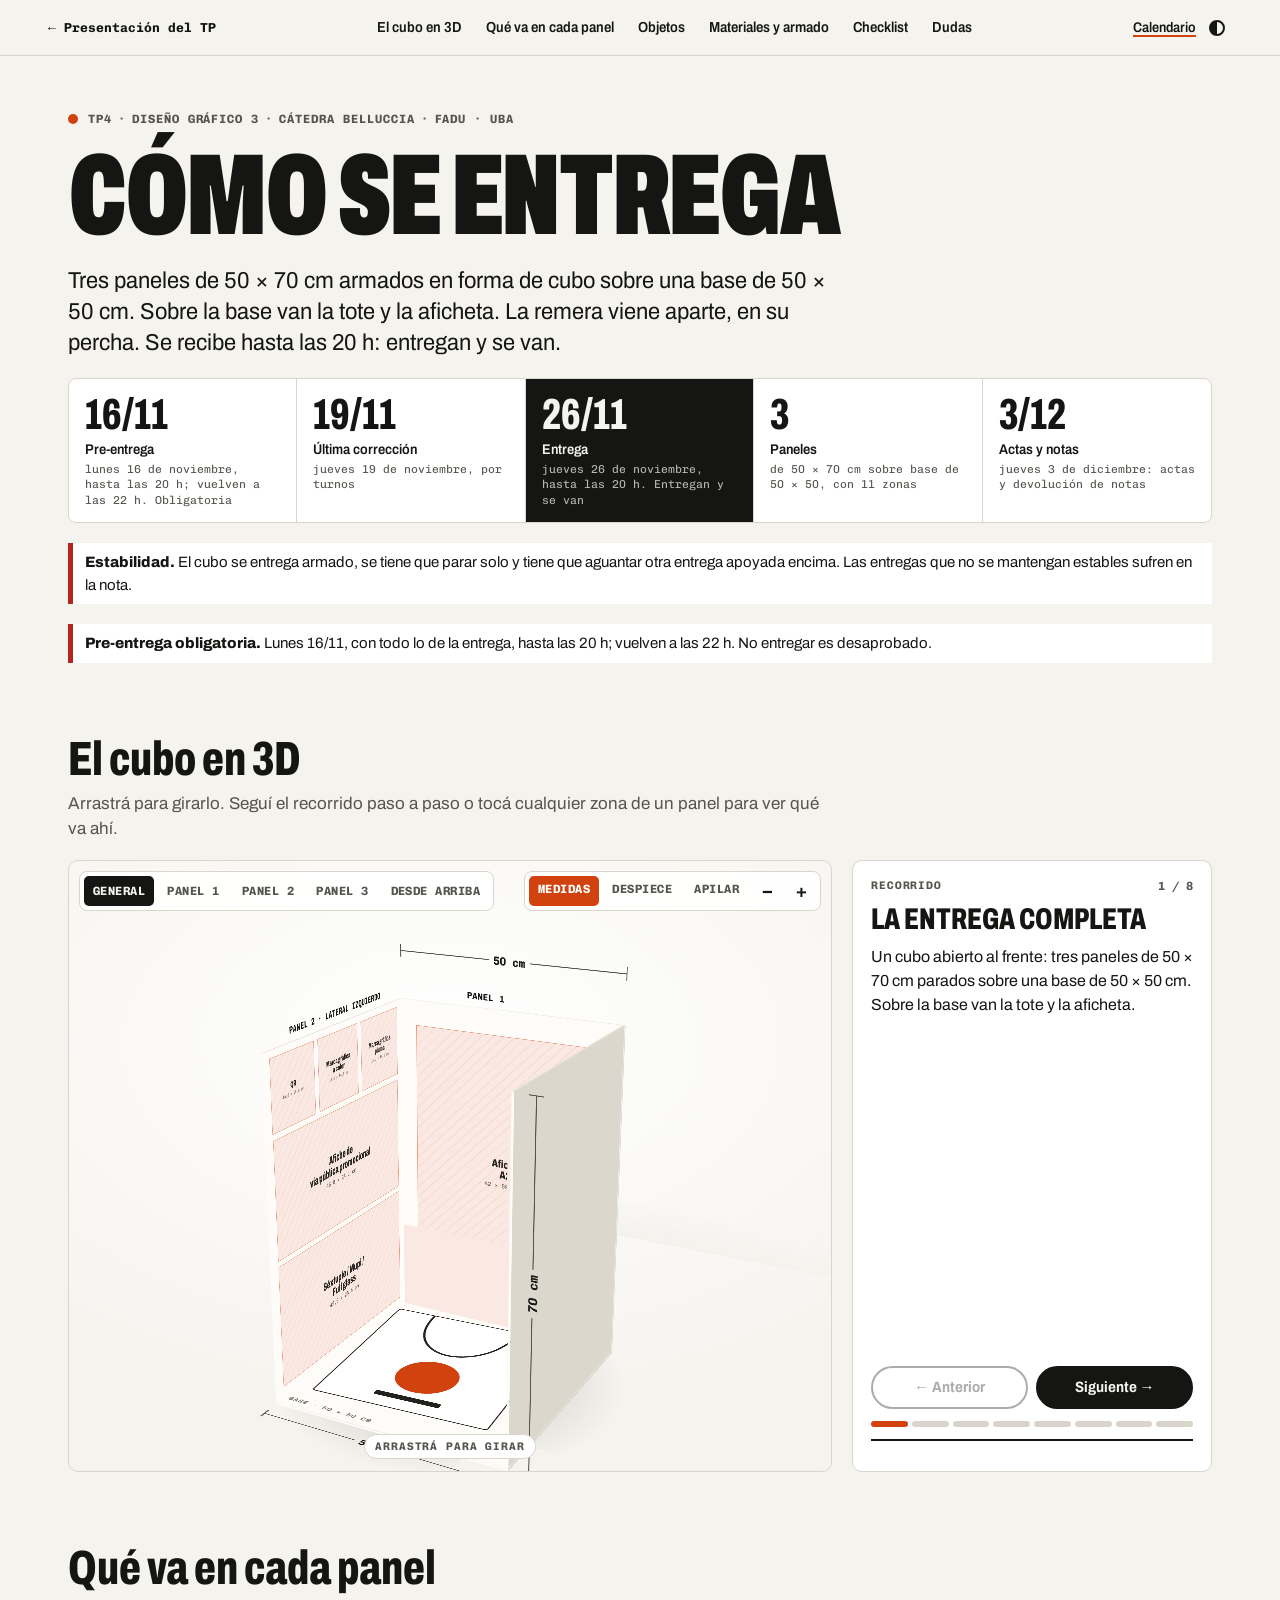
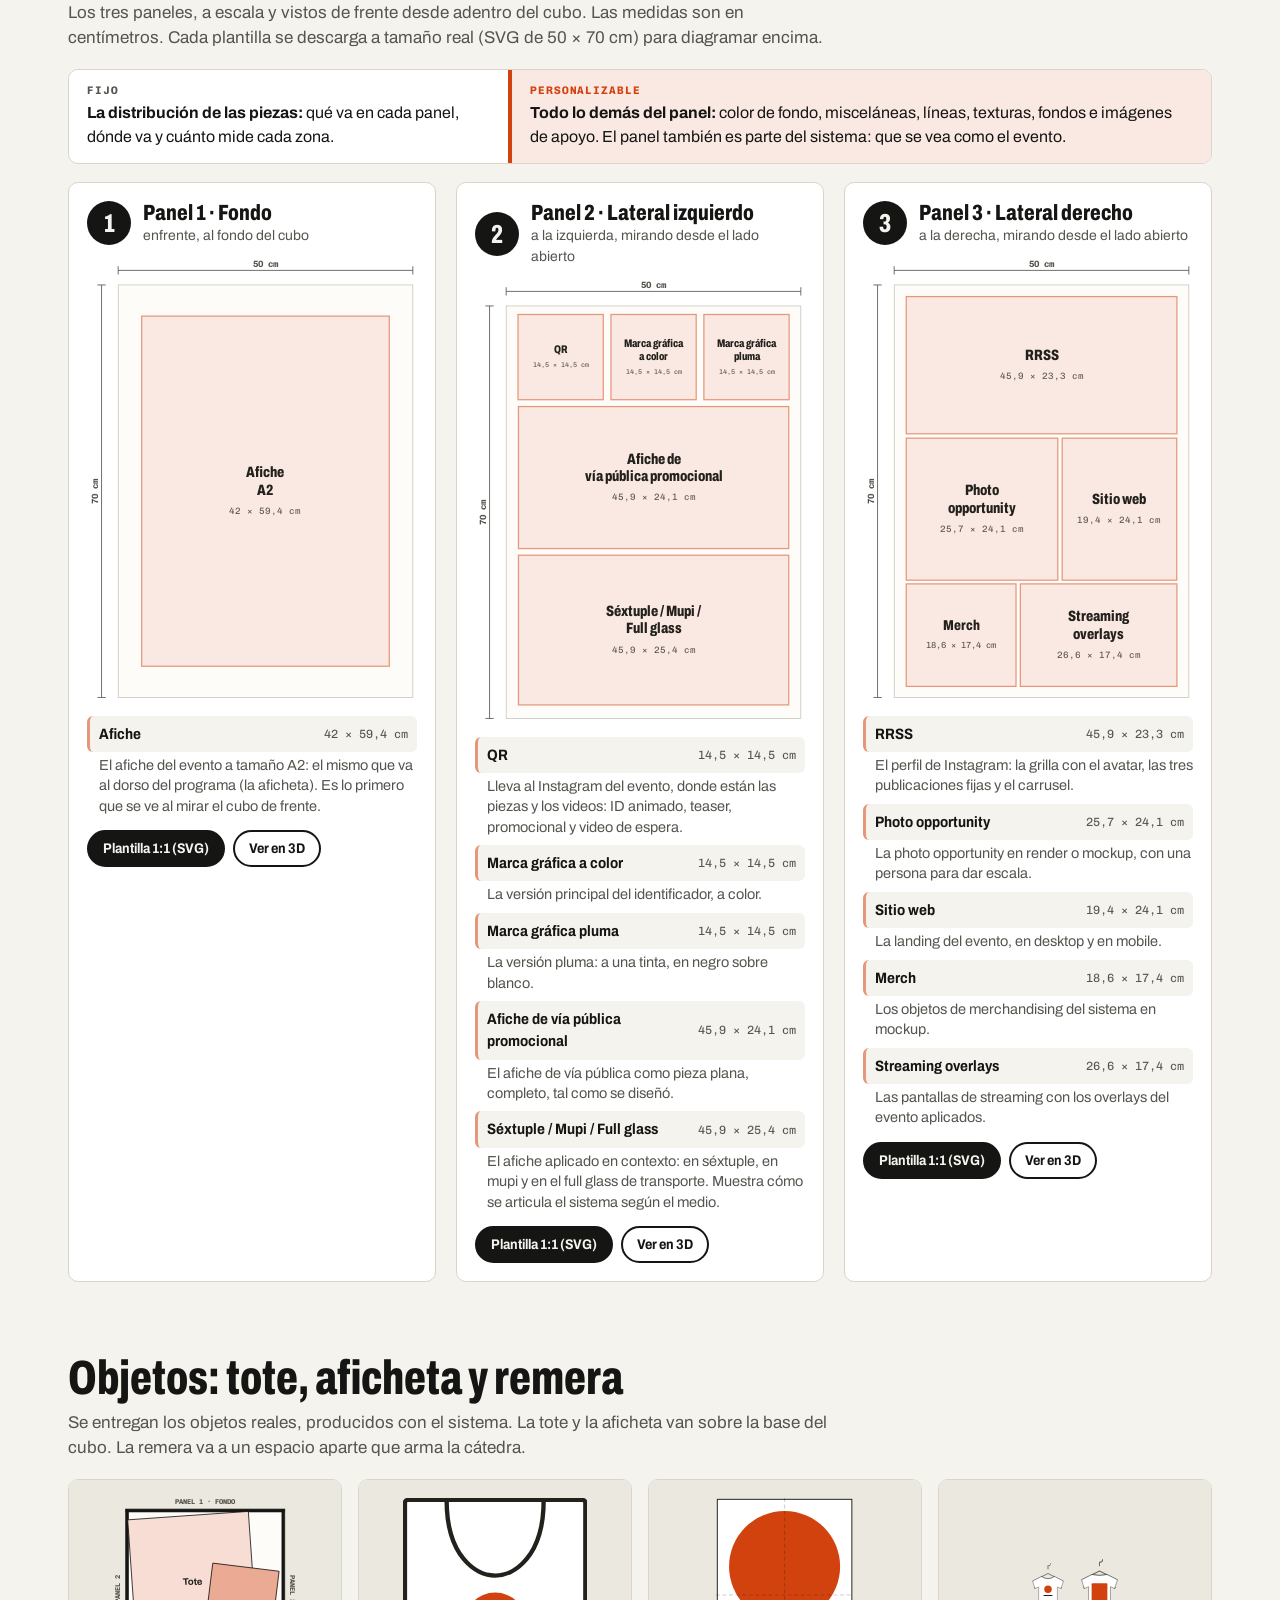
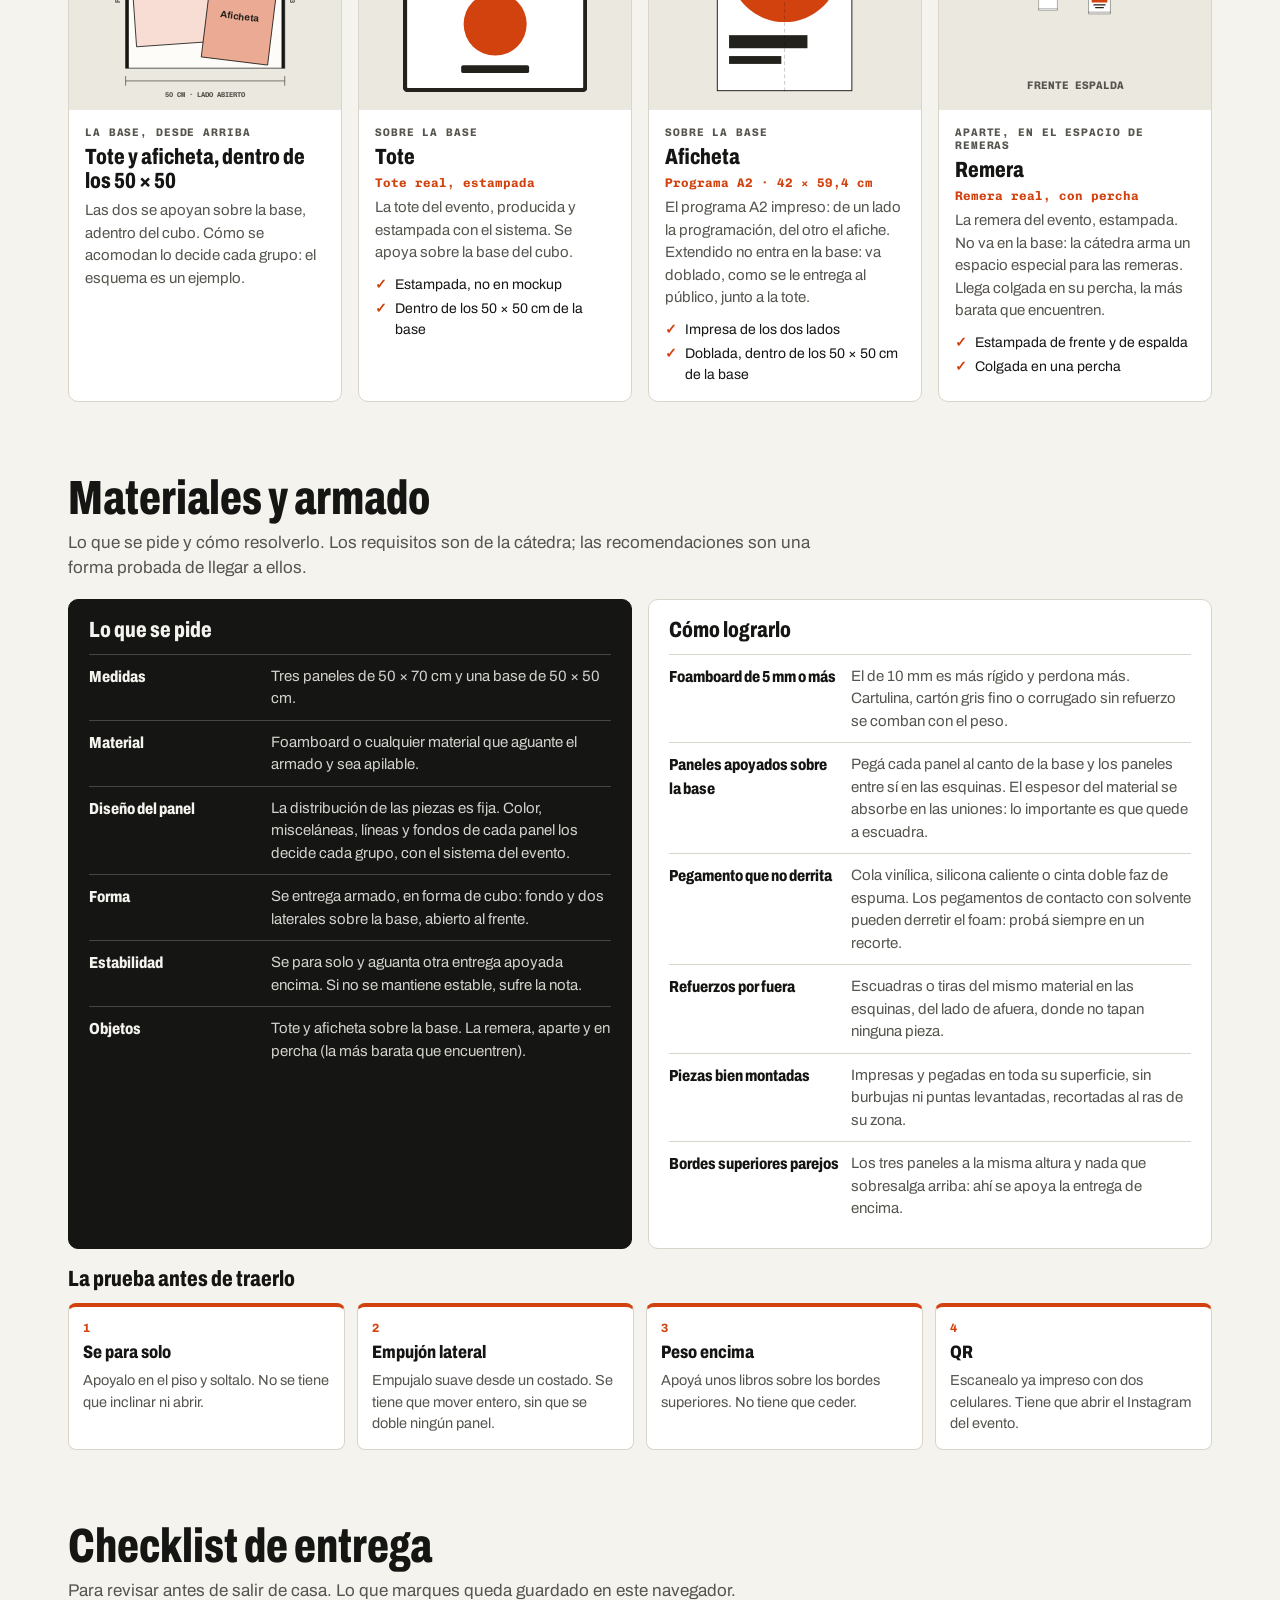
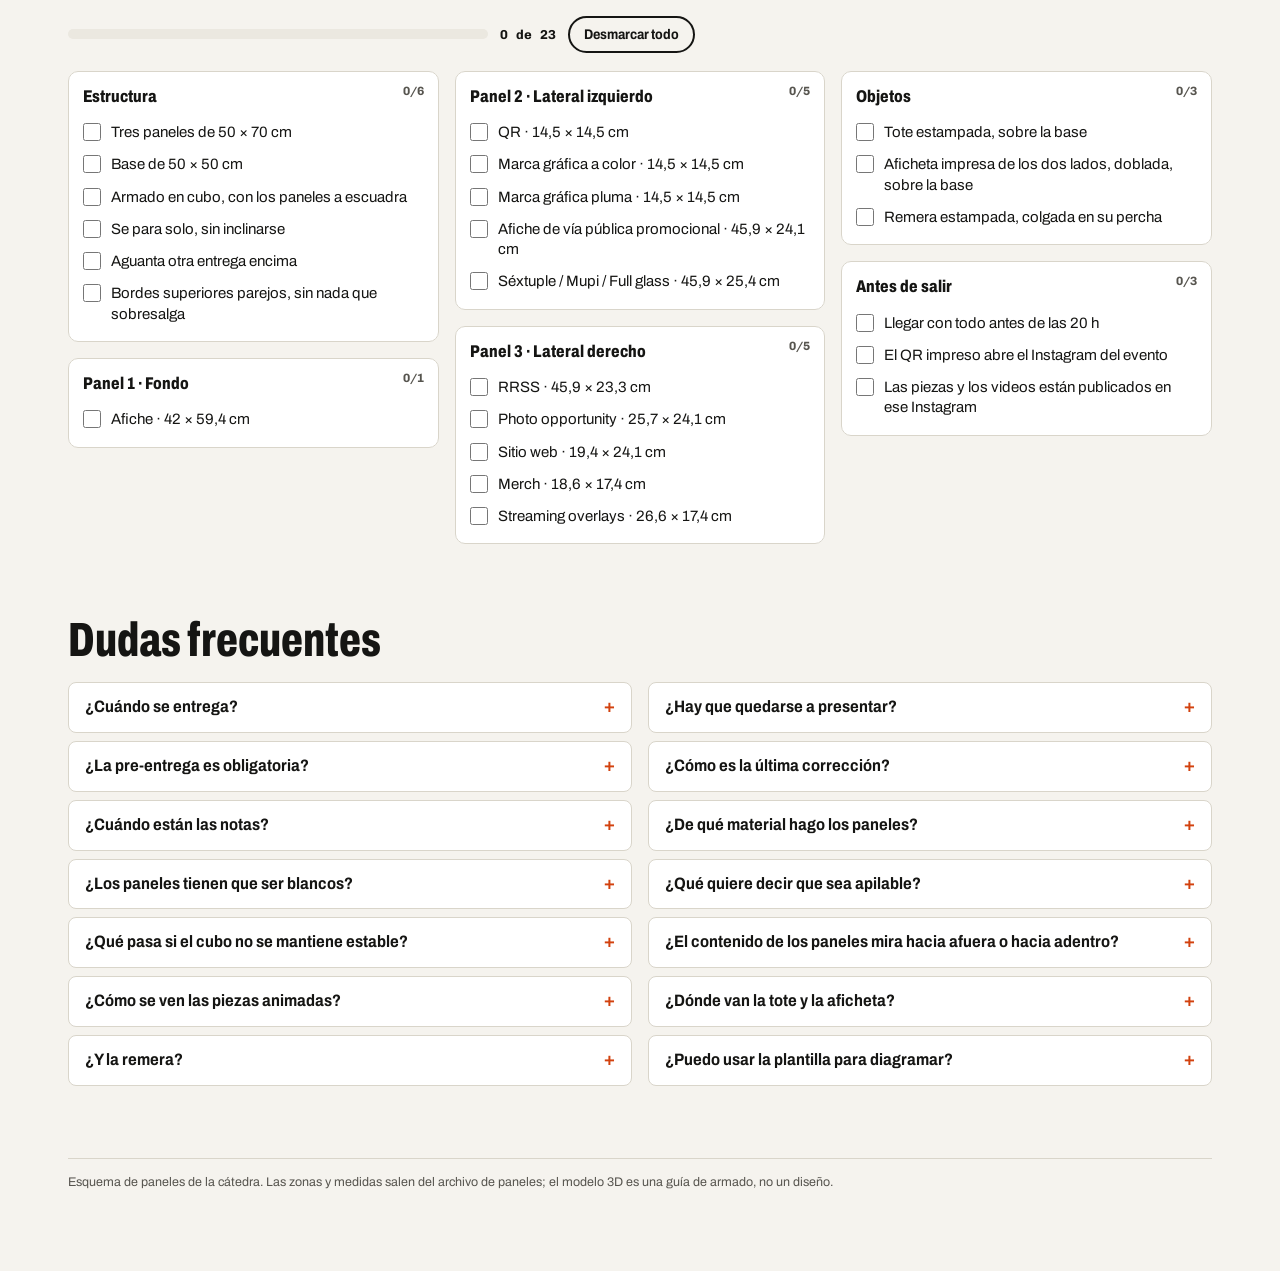
<file: entrega.html>
<!doctype html>
<html lang="es-AR" data-tema="fuego">
<head>
<meta charset="utf-8">
<meta name="viewport" content="width=device-width, initial-scale=1">
<title>Cómo se entrega · TP4 · Diseño Gráfico 3</title>
<meta name="description" content="La entrega del TP4: tres paneles de 50 × 70 cm armados en cubo sobre una base de 50 × 50 cm, más tote, aficheta y remera. En 3D, con medidas y checklist.">
<link rel="icon" href="data:image/svg+xml,%3Csvg xmlns=%27http://www.w3.org/2000/svg%27 viewBox=%270 0 32 32%27%3E%3Crect width=%2732%27 height=%2732%27 rx=%276%27 fill=%27%23151513%27/%3E%3Ccircle cx=%2716%27 cy=%2716%27 r=%278%27 fill=%27%23d2420f%27/%3E%3C/svg%3E">
<link rel="preload" href="assets/fonts/archivo-latin-wdth-normal.woff2" as="font" type="font/woff2" crossorigin>
<link rel="stylesheet" href="assets/css/entrega.css">
<script>
  (function () {
    try {
      var m = localStorage.getItem("tp4-modo"); if (m) document.documentElement.dataset.modo = m;
      var t = localStorage.getItem("tp4-tema"); if (t) document.documentElement.dataset.tema = t;
    } catch (e) {}
  })();
</script>
</head>
<body>

<header class="top">
  <a class="top__home" href="index.html">← Presentación del TP</a>
  <nav class="top__nav" aria-label="Secciones">
    <a href="#cubo">El cubo en 3D</a><a href="#paneles">Qué va en cada panel</a><a href="#objetos">Objetos</a><a href="#armado">Materiales y armado</a><a href="#checklist">Checklist</a><a href="#dudas">Dudas</a>
  </nav>
  <div class="top__tools">
    <a class="top__link" href="calendario.html">Calendario</a>
    <button class="ico" id="btnModo" aria-label="Cambiar modo claro u oscuro"><span class="modo-ico" aria-hidden="true"></span></button>
  </div>
</header>

<main class="wrap">

  <section class="intro">
    <p class="kicker"><span data-cfg="tp"></span> · <span data-cfg="materia"></span> · <span data-cfg="catedra"></span> · <span data-cfg="facultad"></span></p>
    <h1>Cómo se entrega</h1>
    <p class="lead">Tres paneles de 50 × 70 cm armados en forma de cubo sobre una base de 50 × 50 cm. Sobre la base van la tote y la aficheta. La remera viene aparte, en su percha. Se recibe hasta las 20 h: entregan y se van.</p>
    <div class="stats" id="stats"></div>
    <p class="alerta"><b>Estabilidad.</b> El cubo se entrega armado, se tiene que parar solo y tiene que aguantar otra entrega apoyada encima. Las entregas que no se mantengan estables sufren en la nota.</p>
    <p class="alerta"><b>Pre-entrega obligatoria.</b> Lunes 16/11, con todo lo de la entrega, hasta las 20 h; vuelven a las 22 h. No entregar es desaprobado.</p>
  </section>

  <!-- ── 3D ─────────────────────────────────────────────── -->
  <section class="sec" id="cubo">
    <header class="sec__head">
      <h2>El cubo en 3D</h2>
      <p>Arrastrá para girarlo. Seguí el recorrido paso a paso o tocá cualquier zona de un panel para ver qué va ahí.</p>
    </header>
    <div class="visor">
      <div class="esc" id="esc" tabindex="0" aria-label="Modelo 3D de la entrega. Arrastrá o usá las flechas del teclado para girarlo.">
        <div class="cam" id="cam"><div class="mundo" id="mundo"></div></div>
        <div class="esc__hud">
          <div class="esc__vistas" role="group" aria-label="Vistas">
            <button data-vista="general" class="chip">General</button>
            <button data-vista="p1" class="chip">Panel 1</button>
            <button data-vista="p2" class="chip">Panel 2</button>
            <button data-vista="p3" class="chip">Panel 3</button>
            <button data-vista="arriba" class="chip">Desde arriba</button>
          </div>
          <div class="esc__tools">
            <label class="tg"><input type="checkbox" id="tgCotas" checked><span>Medidas</span></label>
            <label class="tg"><input type="checkbox" id="tgDespiece"><span>Despiece</span></label>
            <label class="tg"><input type="checkbox" id="tgApilar"><span>Apilar</span></label>
            <button class="ico ico--b" id="zMenos" aria-label="Alejar">−</button>
            <button class="ico ico--b" id="zMas" aria-label="Acercar">+</button>
          </div>
        </div>
        <p class="esc__ayuda" aria-hidden="true">Arrastrá para girar</p>
      </div>

      <aside class="tour" id="tour" aria-live="polite">
        <div class="tour__head">
          <span class="lbl">Recorrido</span>
          <span class="tour__n" id="tourN"></span>
        </div>
        <h3 id="tourT"></h3>
        <div class="tour__x" id="tourX"></div>
        <div class="tour__nav">
          <button class="btn btn--sec" id="tourPrev">← Anterior</button>
          <button class="btn" id="tourNext">Siguiente →</button>
        </div>
        <ol class="tour__dots" id="tourDots"></ol>
        <div class="zona-det" id="zonaDet" hidden></div>
      </aside>
    </div>
  </section>

  <!-- ── Paneles ─────────────────────────────────────────── -->
  <section class="sec" id="paneles">
    <header class="sec__head">
      <h2>Qué va en cada panel</h2>
      <p>Los tres paneles, a escala y vistos de frente desde adentro del cubo. Las medidas son en centímetros. Cada plantilla se descarga a tamaño real (SVG de 50 × 70 cm) para diagramar encima.</p>
    </header>
    <div class="libre">
      <div class="libre__col"><span class="lbl">Fijo</span><p><b>La distribución de las piezas:</b> qué va en cada panel, dónde va y cuánto mide cada zona.</p></div>
      <div class="libre__col libre__col--acc"><span class="lbl">Personalizable</span><p><b>Todo lo demás del panel:</b> color de fondo, misceláneas, líneas, texturas, fondos e imágenes de apoyo. El panel también es parte del sistema: que se vea como el evento.</p></div>
    </div>
    <div class="paneles" id="panelesG"></div>
  </section>

  <!-- ── Objetos ─────────────────────────────────────────── -->
  <section class="sec" id="objetos">
    <header class="sec__head">
      <h2>Objetos: tote, aficheta y remera</h2>
      <p>Se entregan los objetos reales, producidos con el sistema. La tote y la aficheta van sobre la base del cubo. La remera va a un espacio aparte que arma la cátedra.</p>
    </header>
    <div class="objetos" id="objetosG"></div>
  </section>

  <!-- ── Armado ──────────────────────────────────────────── -->
  <section class="sec" id="armado">
    <header class="sec__head">
      <h2>Materiales y armado</h2>
      <p>Lo que se pide y cómo resolverlo. Los requisitos son de la cátedra; las recomendaciones son una forma probada de llegar a ellos.</p>
    </header>
    <div class="armado" id="armadoG"></div>
    <div class="prueba">
      <h3>La prueba antes de traerlo</h3>
      <ol class="prueba__pasos" id="prueba"></ol>
    </div>
  </section>

  <!-- ── Checklist ───────────────────────────────────────── -->
  <section class="sec" id="checklist">
    <header class="sec__head">
      <h2>Checklist de entrega</h2>
      <p>Para revisar antes de salir de casa. Lo que marques queda guardado en este navegador.</p>
      <div class="progreso"><div class="progreso__barra"><i id="chkBarra"></i></div><span id="chkN"></span><button class="btn btn--sec btn--s" id="chkReset">Desmarcar todo</button></div>
    </header>
    <div class="chk" id="chk"></div>
  </section>

  <!-- ── Dudas ───────────────────────────────────────────── -->
  <section class="sec" id="dudas">
    <header class="sec__head">
      <h2>Dudas frecuentes</h2>
    </header>
    <div class="dudas" id="dudasG"></div>
  </section>

  <p class="colofon">Esquema de paneles de la cátedra. Las zonas y medidas salen del archivo de paneles; el modelo 3D es una guía de armado, no un diseño.</p>
</main>

<script src="assets/js/data.js"></script>
<script src="assets/js/entrega.js"></script>
</body>
</html>
</file>
<file: assets/css/styles.css>
/* ============================================================
   TP4 · Sistema gráfico para eventos — hoja de estilos
   Estructura: 1 tokens · 2 base · 3 barra · 4 slides · 5 componentes
   ============================================================ */

@font-face {
  font-family: "Archivo"; font-style: normal; font-display: swap;
  font-weight: 100 900; font-stretch: 62% 125%;
  src: url("../fonts/archivo-latin-wdth-normal.woff2") format("woff2");
}
@font-face {
  font-family: "Chivo Mono"; font-style: normal; font-display: swap; font-weight: 400;
  src: url("../fonts/chivo-mono-latin-400-normal.woff2") format("woff2");
}
@font-face {
  font-family: "Chivo Mono"; font-style: normal; font-display: swap; font-weight: 700;
  src: url("../fonts/chivo-mono-latin-700-normal.woff2") format("woff2");
}

/* ── 1. Tokens ─────────────────────────────────────────────── */
:root {
  --bg: #f5f3ee; --surface: #ffffff; --surface2: #ebe8e0;
  --ink: #151513; --ink2: #56544e; --ink3: #85827a;
  --line: #d9d5ca; --line2: #bdb8ab;
  --accent: #d2420f; --on-accent: #ffffff;
  --warn: #b3261e;
  --sans: "Archivo", "Helvetica Neue", Arial, sans-serif;
  --mono: "Chivo Mono", ui-monospace, "SF Mono", Menlo, Consolas, monospace;
  --bar: 56px; --r: 6px; --gut: clamp(16px, 4vw, 48px);
  color-scheme: light;
}
:root[data-tema="fuego"] { --accent: #d2420f; }
:root[data-tema="cruce"] { --accent: #1f52e0; }
:root[data-tema="ritmo"] { --accent: #0a8f6c; }
:root[data-tema="trazo"] { --accent: #b5179e; }

@media (prefers-color-scheme: dark) {
  :root:not([data-modo="claro"]) {
    --bg: #121211; --surface: #1c1c1a; --surface2: #262623;
    --ink: #f3f1ea; --ink2: #b7b4ab; --ink3: #85827a;
    --line: #2f2e2b; --line2: #4a4843; --on-accent: #0c0c0b; --warn: #ff8a80;
    color-scheme: dark;
  }
  :root:not([data-modo="claro"])[data-tema="fuego"] { --accent: #e2531f; }
  :root:not([data-modo="claro"])[data-tema="cruce"] { --accent: #3d6bf2; }
  :root:not([data-modo="claro"])[data-tema="ritmo"] { --accent: #0fa37c; }
  :root:not([data-modo="claro"])[data-tema="trazo"] { --accent: #c92db0; }
}
:root[data-modo="oscuro"] {
  --bg: #121211; --surface: #1c1c1a; --surface2: #262623;
  --ink: #f3f1ea; --ink2: #b7b4ab; --ink3: #85827a;
  --line: #2f2e2b; --line2: #4a4843; --on-accent: #0c0c0b; --warn: #ff8a80;
  color-scheme: dark;
}
:root[data-modo="oscuro"][data-tema="fuego"] { --accent: #e2531f; }
:root[data-modo="oscuro"][data-tema="cruce"] { --accent: #3d6bf2; }
:root[data-modo="oscuro"][data-tema="ritmo"] { --accent: #0fa37c; }
:root[data-modo="oscuro"][data-tema="trazo"] { --accent: #c92db0; }

/* ── 2. Base ───────────────────────────────────────────────── */
*, *::before, *::after { box-sizing: border-box; }
html { scroll-behavior: smooth; -webkit-text-size-adjust: 100%; }
body {
  margin: 0; background: var(--bg); color: var(--ink);
  font: 400 17px/1.5 var(--sans); font-stretch: 100%;
  -webkit-font-smoothing: antialiased; overflow-x: hidden;
}
h1, h2, h3, p, ul, dl, dd, figure { margin: 0; }
ul { padding: 0; list-style: none; }
a { color: inherit; text-decoration-color: var(--accent); text-decoration-thickness: 2px; text-underline-offset: 3px; }
a:hover { text-decoration-color: var(--ink); }
button { font: inherit; color: inherit; background: none; border: 0; cursor: pointer; padding: 0; }
:focus-visible { outline: 3px solid var(--accent); outline-offset: 2px; border-radius: 2px; }
.mono { font-family: var(--mono); font-size: .82em; font-weight: 400; color: var(--ink2); }
kbd { font: 700 .8em var(--mono); border: 1px solid var(--line2); border-bottom-width: 2px; border-radius: 4px; padding: 1px 6px; }
.skip { position: absolute; left: -999px; top: 0; background: var(--ink); color: var(--bg); padding: 8px 12px; z-index: 99; }
.skip:focus { left: 8px; top: 8px; }
@media (prefers-reduced-motion: reduce) { html { scroll-behavior: auto; } * { transition: none !important; animation: none !important; } }

/* ── 3. Barra superior ─────────────────────────────────────── */
.bar {
  position: fixed; inset: 0 0 auto 0; height: var(--bar); z-index: 20;
  display: flex; align-items: center; gap: 12px; padding: 0 var(--gut);
  background: color-mix(in srgb, var(--bg) 92%, transparent); backdrop-filter: blur(10px);
  border-bottom: 1px solid var(--line);
}
.bar__menu { display: flex; align-items: center; gap: 8px; font: 700 13px var(--mono); text-transform: uppercase; letter-spacing: .06em; height: 36px; padding: 0 10px 0 6px; border-radius: var(--r); }
.bar__menu:hover { background: var(--surface2); }
.bar__burger { width: 18px; height: 12px; border-block: 2px solid var(--ink); position: relative; }
.bar__burger::after { content: ""; position: absolute; inset: 3px 0 auto 0; border-top: 2px solid var(--ink); }
.temas { display: flex; gap: 4px; margin-inline: auto; overflow-x: auto; scrollbar-width: none; max-width: 100%; }
.temas::-webkit-scrollbar { display: none; }
.tema-btn {
  display: flex; align-items: center; gap: 8px; height: 36px; padding: 0 12px 0 6px; white-space: nowrap;
  border: 1px solid var(--line); border-radius: 99px; font-weight: 600; font-size: 14px; color: var(--ink2);
  font-stretch: 88%;
}
.tema-btn i { width: 22px; height: 22px; border-radius: 50%; background: var(--c); display: grid; place-items: center; font: 700 10px var(--mono); color: #fff; font-style: normal; }
.tema-btn[aria-checked="true"] { background: var(--ink); color: var(--bg); border-color: var(--ink); }
.tema-btn:hover { border-color: var(--line2); }
.bar__tools { display: flex; align-items: center; gap: 4px; }
.bar__count { font: 400 13px var(--mono); color: var(--ink2); margin-right: 6px; white-space: nowrap; }
.ico { width: 36px; height: 36px; border-radius: var(--r); font-size: 17px; display: grid; place-items: center; }
.ico:hover { background: var(--surface2); }
.bar__progress { position: absolute; inset: auto 0 -1px 0; height: 3px; }
.bar__progress i { display: block; height: 100%; width: 0; background: var(--accent); transition: width .25s; }

.indice {
  position: fixed; top: var(--bar); left: 0; bottom: 0; width: min(340px, 88vw); z-index: 19;
  background: var(--surface); border-right: 1px solid var(--line); padding: 16px; overflow-y: auto;
  box-shadow: 12px 0 40px rgb(0 0 0 / .12);
}
.indice a { display: flex; gap: 12px; padding: 9px 10px; border-radius: var(--r); text-decoration: none; font-weight: 500; font-stretch: 92%; }
.indice a span { font: 400 12px/1.9 var(--mono); color: var(--ink3); }
.indice a:hover { background: var(--surface2); }
.indice a[aria-current="true"] { background: var(--ink); color: var(--bg); }
.indice a[aria-current="true"] span { color: inherit; opacity: .7; }

@media (max-width: 860px) {
  .bar { gap: 6px; }
  .bar__menutxt, .bar__count, #btnPrev, #btnNext { display: none; }
  .tema-btn { padding: 0 6px; }
  .tema-btn span { display: none; }
  .tema-btn[aria-checked="true"] { padding-right: 12px; }
  .tema-btn[aria-checked="true"] span { display: inline; }
}

/* ── 4. Slides ─────────────────────────────────────────────── */
.slide { min-height: 100svh; padding: calc(var(--bar) + clamp(28px, 6vh, 64px)) var(--gut) clamp(40px, 8vh, 80px); border-bottom: 1px solid var(--line); display: flex; }
.wrap { width: 100%; max-width: 1180px; margin: 0 auto; display: flex; flex-direction: column; gap: clamp(20px, 3.4vh, 34px); }
.kicker { font: 700 12px var(--mono); letter-spacing: .08em; text-transform: uppercase; color: var(--ink2); display: flex; flex-wrap: wrap; gap: 4px 6px; align-items: center; }
.kicker::before { content: ""; width: 10px; height: 10px; background: var(--accent); border-radius: 50%; margin-right: 4px; }
.head { display: grid; gap: 12px; max-width: 900px; }
h2 { font-size: clamp(30px, 4.6vw, 56px); line-height: 1.02; font-weight: 800; font-stretch: 72%; letter-spacing: -.01em; text-wrap: balance; }
h3 { font-size: 20px; line-height: 1.2; font-weight: 700; font-stretch: 85%; }
.tldr { font-size: clamp(17px, 1.7vw, 21px); line-height: 1.4; color: var(--ink); max-width: 760px; text-wrap: pretty; }
.tldr b { font: 700 11px var(--mono); letter-spacing: .08em; background: var(--ink); color: var(--bg); padding: 3px 7px; border-radius: 3px; margin-right: 8px; vertical-align: 3px; }
.sub { font: 700 12px var(--mono); letter-spacing: .08em; text-transform: uppercase; color: var(--ink2); padding-top: 14px; border-top: 1px solid var(--line); }
.nota { font-size: 13.5px; color: var(--ink2); max-width: 760px; }
.nota a { white-space: nowrap; }

/* Portada */
.slide--portada .wrap { justify-content: center; gap: clamp(18px, 3.5vh, 36px); }
.mega { font-size: clamp(52px, 11vw, 168px); line-height: .86; font-weight: 900; font-stretch: 62%; letter-spacing: -.02em; text-transform: uppercase; }
.bajada { font-size: clamp(19px, 2.2vw, 28px); line-height: 1.25; max-width: 760px; font-stretch: 92%; text-wrap: balance; }
.portada__temas { display: grid; grid-template-columns: repeat(4, 1fr); gap: 10px; }
.pt { text-align: left; background: var(--surface); border: 1px solid var(--line); border-top: 6px solid var(--c); border-radius: var(--r); padding: 14px 16px 16px; display: grid; gap: 4px; transition: transform .15s, border-color .15s; }
.pt:hover { transform: translateY(-3px); border-color: var(--line2); border-top-color: var(--c); }
.pt[aria-pressed="true"] { outline: 2px solid var(--ink); outline-offset: 2px; }
.pt small { font: 400 12px var(--mono); color: var(--ink2); }
.pt b { font-size: clamp(20px, 2.2vw, 30px); line-height: 1; font-weight: 800; font-stretch: 68%; text-transform: uppercase; }
.pt span { font-size: 14px; color: var(--ink2); line-height: 1.3; }
.ayuda { font-size: 13.5px; color: var(--ink2); }
@media (max-width: 860px) { .portada__temas { grid-template-columns: 1fr 1fr; } }

/* ── 5. Componentes ────────────────────────────────────────── */

/* Pedido */
.trio { display: grid; grid-template-columns: repeat(3, 1fr); gap: 12px; }
.verbo { background: var(--surface); border: 1px solid var(--line); border-radius: var(--r); padding: 20px; display: grid; gap: 6px; align-content: start; }
.verbo__n { font: 700 12px var(--mono); width: 26px; height: 26px; border-radius: 50%; background: var(--accent); color: var(--on-accent); display: grid; place-items: center; }
.verbo h3 { font-size: clamp(26px, 3vw, 40px); font-weight: 800; font-stretch: 68%; text-transform: uppercase; line-height: 1; }
.verbo p { color: var(--ink2); font-size: 16px; }
.flujo { display: grid; grid-template-columns: 1fr auto 1fr auto 1fr auto 1fr; gap: 8px; align-items: stretch; }
.flujo__box { border: 1px solid var(--line2); border-radius: var(--r); padding: 14px; display: grid; gap: 2px; align-content: start; }
.flujo__box small { font: 700 11px var(--mono); text-transform: uppercase; letter-spacing: .08em; color: var(--ink2); }
.flujo__box b { font-size: 18px; line-height: 1.15; font-stretch: 85%; }
.flujo__box span { font-size: 14px; color: var(--ink2); line-height: 1.3; }
.flujo__box--on { background: var(--ink); color: var(--bg); border-color: var(--ink); }
.flujo__box--on small, .flujo__box--on span { color: inherit; opacity: .75; }
.flujo__arrow { align-self: center; width: 22px; height: 2px; background: var(--ink); position: relative; }
.flujo__arrow::after { content: ""; position: absolute; right: 0; top: -4px; width: 8px; height: 8px; border-top: 2px solid var(--ink); border-right: 2px solid var(--ink); transform: rotate(45deg); }
@media (max-width: 860px) {
  .trio { grid-template-columns: 1fr; }
  .flujo { grid-template-columns: 1fr; }
  .flujo__arrow { width: 2px; height: 16px; justify-self: center; }
  .flujo__arrow::after { right: -3px; top: auto; bottom: 0; transform: rotate(135deg); }
}

/* Patrones */
.patrones { display: grid; grid-template-columns: repeat(3, 1fr); gap: 12px; counter-reset: p; }
.patron { background: var(--surface); border: 1px solid var(--line); border-radius: var(--r); padding: 16px 18px; display: grid; gap: 6px; align-content: start; counter-increment: p; }
.patron::before { content: "0" counter(p); font: 700 12px var(--mono); color: var(--ink3); }
.patron h3 { font-size: 21px; }
.patron p { font-size: 15px; color: var(--ink2); }
.patron .ev { font-size: 14px; color: var(--ink); border-top: 1px dashed var(--line2); padding-top: 8px; margin-top: 2px; line-height: 1.4; }
@media (max-width: 980px) { .patrones { grid-template-columns: 1fr 1fr; } }
@media (max-width: 620px) { .patrones { grid-template-columns: 1fr; } }

/* Stat tiles */
.stats { display: grid; grid-template-columns: repeat(6, 1fr); gap: 0; border: 1px solid var(--line); border-radius: var(--r); background: var(--surface); overflow: hidden; }
.stat { padding: 14px 16px; border-right: 1px solid var(--line); display: grid; gap: 2px; align-content: start; text-decoration: none; }
.stat:last-child { border-right: 0; }
.stat b { font-size: clamp(24px, 2.6vw, 36px); line-height: 1; font-weight: 800; font-stretch: 70%; white-space: nowrap; }
.stat span { font-size: 13px; color: var(--ink2); }
.stat small { font-size: 12px; color: var(--ink2); line-height: 1.3; margin-top: 4px; }
a.stat:hover { background: var(--surface2); }
@media (max-width: 980px) { .stats { grid-template-columns: repeat(3, 1fr); } .stat:nth-child(3) { border-right: 0; } .stat:nth-child(-n+3) { border-bottom: 1px solid var(--line); } }
@media (max-width: 520px) { .stats { grid-template-columns: 1fr 1fr; } .stat { border-bottom: 1px solid var(--line); } .stat:nth-child(3) { border-right: 1px solid var(--line); } .stat:nth-child(2n) { border-right: 0; } }

/* Momentos */
.momentos { display: grid; grid-template-columns: repeat(4, 1fr); position: relative; }
.momentos::before { content: ""; position: absolute; left: 0; right: 0; top: 13px; height: 2px; background: var(--line2); }
.mom { min-width: 0; text-align: left; padding: 0 8px 12px 0; display: grid; gap: 4px; position: relative; align-content: start; }
.mom i { width: 28px; height: 28px; border-radius: 50%; border: 2px solid var(--line2); background: var(--bg); display: grid; place-items: center; font: 700 12px var(--mono); font-style: normal; margin-bottom: 6px; }
.mom small { font: 400 12px var(--mono); color: var(--ink2); }
.mom b { font-size: clamp(13px, 3.5vw, 32px); font-weight: 800; font-stretch: 64%; text-transform: uppercase; line-height: 1; }
.mom[aria-selected="true"] i { background: var(--accent); border-color: var(--accent); color: var(--on-accent); }
.mom:not([aria-selected="true"]) b { color: var(--ink3); }
.mom:hover b { color: var(--ink); }
.momento { background: var(--surface); border: 1px solid var(--line); border-radius: var(--r); padding: clamp(16px, 2.4vw, 28px); display: grid; grid-template-columns: 1fr 1.2fr; gap: 24px; }
.momento h3 { font-size: clamp(24px, 3vw, 38px); font-weight: 800; font-stretch: 70%; line-height: 1.05; }
.momento p { color: var(--ink2); margin-top: 8px; }
.momento .dato { margin-top: 14px; padding: 10px 12px; border-left: 4px solid var(--accent); background: var(--surface2); color: var(--ink); font-size: 15px; }
.momento .dato small { display: block; font: 700 11px var(--mono); letter-spacing: .08em; text-transform: uppercase; color: var(--ink2); }
.chips { display: flex; flex-wrap: wrap; gap: 8px; align-content: start; }
.chip { display: flex; align-items: center; gap: 8px; border: 1px solid var(--line2); border-radius: var(--r); padding: 8px 12px 8px 8px; font-weight: 600; font-stretch: 88%; text-decoration: none; }
.chip i { font: 700 11px var(--mono); font-style: normal; background: var(--ink); color: var(--bg); border-radius: 3px; padding: 2px 5px; }
.chip:hover { background: var(--ink); color: var(--bg); border-color: var(--ink); }
.chip:hover i { background: var(--bg); color: var(--ink); }
@media (max-width: 760px) { .momento { grid-template-columns: 1fr; } .mom small { display: none; } }

/* Ficha de tema */
.ficha { display: grid; grid-template-columns: 1.15fr 1fr 1fr; gap: 12px; }
.fbox { background: var(--surface); border: 1px solid var(--line); border-radius: var(--r); padding: 18px; display: grid; gap: 10px; align-content: start; }
.fbox--lead { background: var(--accent); color: var(--on-accent); border-color: var(--accent); }
.fbox--lead .lbl { color: inherit; opacity: .85; }
.fbox--lead p.big { font-size: clamp(19px, 1.9vw, 24px); line-height: 1.25; font-weight: 600; font-stretch: 90%; }
.fbox--wide { grid-column: span 2; }
.lbl { font: 700 11px var(--mono); letter-spacing: .08em; text-transform: uppercase; color: var(--ink2); }
.meta { display: grid; grid-template-columns: auto 1fr; gap: 4px 12px; font-size: 15px; }
.meta dt { font: 400 12px/1.9 var(--mono); color: var(--ink2); }
.lista { display: grid; gap: 6px; }
.lista li { position: relative; padding-left: 18px; font-size: 16px; line-height: 1.35; }
.lista li::before { content: ""; position: absolute; left: 0; top: .55em; width: 8px; height: 2px; background: var(--accent); }
.lista--s li { font-size: 14.5px; color: var(--ink2); }
.lista--s li b { color: var(--ink); }
.cliche { border: 1px dashed var(--warn); border-radius: var(--r); padding: 12px 14px; font-size: 15px; line-height: 1.4; }
.cliche .lbl { color: var(--warn); display: block; margin-bottom: 4px; }
.preg { font-size: clamp(17px, 1.6vw, 21px); line-height: 1.3; font-weight: 600; font-stretch: 90%; }
.tags { display: flex; flex-wrap: wrap; gap: 6px; }
.tag { border: 1px solid var(--line2); border-radius: 3px; padding: 3px 8px; font: 400 12.5px var(--mono); }
@media (max-width: 980px) { .ficha { grid-template-columns: 1fr 1fr; } .fbox--lead { grid-column: span 2; } }
@media (max-width: 620px) { .ficha { grid-template-columns: 1fr; } .fbox--lead, .fbox--wide { grid-column: auto; } }

/* Referentes */
.refs { display: grid; grid-template-columns: repeat(auto-fit, minmax(300px, 1fr)); gap: 12px; }
.ref { background: var(--surface); border: 1px solid var(--line); border-radius: var(--r); display: grid; grid-template-rows: auto auto 1fr auto; }
.ref__head { padding: 16px 18px 10px; display: grid; gap: 6px; }
.ref__head h3 { font-size: 24px; font-weight: 800; font-stretch: 72%; line-height: 1.05; }
.ref__head p { font-size: 14.5px; color: var(--ink2); line-height: 1.4; }
.ref__k { display: grid; grid-template-columns: repeat(3, 1fr); border-block: 1px solid var(--line); }
.ref__k div { padding: 10px 12px; border-right: 1px solid var(--line); display: grid; gap: 2px; align-content: start; }
.ref__k div:last-child { border-right: 0; }
.ref__k b { font-size: 22px; line-height: 1; font-weight: 800; font-stretch: 68%; white-space: nowrap; }
.ref__k span { font-size: 12px; line-height: 1.25; color: var(--ink2); }
.ref__mirar { padding: 12px 18px; font-size: 15px; line-height: 1.4; }
.ref__mirar .lbl { display: flex; align-items: center; gap: 6px; margin-bottom: 4px; }
.ref__mirar .lbl::before { content: ""; width: 8px; height: 8px; border-radius: 50%; background: var(--accent); }
.ref__f { padding: 10px 18px 14px; border-top: 1px dashed var(--line); }

/* Sistemas */
.sistemas { display: grid; grid-template-columns: repeat(3, 1fr); gap: 12px; }
.sis { background: var(--surface); border: 1px solid var(--line); border-radius: var(--r); padding: 20px; display: grid; gap: 12px; align-content: start; }
.sis h3 { font-size: clamp(24px, 2.6vw, 34px); font-weight: 800; font-stretch: 68%; text-transform: uppercase; line-height: 1; }
.sis .sisub { font-size: 15px; color: var(--ink2); margin-top: -6px; }
.sis .lec { background: var(--ink); color: var(--bg); border-radius: var(--r); padding: 12px 14px; font-weight: 600; font-stretch: 90%; line-height: 1.3; }
.sis .lec small { display: block; font: 700 11px var(--mono); letter-spacing: .08em; text-transform: uppercase; opacity: .7; margin-bottom: 2px; }
@media (max-width: 980px) { .sistemas { grid-template-columns: 1fr; } }

/* Constantes / variables + demo */
.cv { display: grid; grid-template-columns: 1fr 1fr; gap: 12px; }
.cv__col { border: 1px solid var(--line); border-radius: var(--r); padding: 18px; background: var(--surface); display: grid; gap: 12px; align-content: start; }
.cv__col:first-child { border-top: 6px solid var(--ink); }
.cv__col:last-child { border-top: 6px dashed var(--ink); }
.cv__col h3 { font-size: 26px; font-weight: 800; font-stretch: 68%; text-transform: uppercase; }
.cv .lista { grid-template-columns: 1fr 1fr; gap: 6px 16px; }
@media (max-width: 760px) { .cv { grid-template-columns: 1fr; } .cv .lista { grid-template-columns: 1fr; } }

.demo { display: grid; grid-template-columns: 300px 1fr; gap: 20px; border: 1px solid var(--line2); border-radius: var(--r); padding: clamp(14px, 2vw, 22px); background: var(--surface); }
.demo__side { display: grid; gap: 12px; align-content: start; }
.demo__p { font-size: 14.5px; color: var(--ink2); line-height: 1.4; }
.seg { display: grid; grid-template-columns: 1fr 1fr; gap: 6px; }
.seg button { border: 1px solid var(--line2); border-radius: var(--r); padding: 8px 10px; text-align: left; font-weight: 600; font-size: 14px; font-stretch: 88%; display: grid; }
.seg button small { font: 400 11px var(--mono); color: var(--ink2); }
.seg button[aria-checked="true"] { background: var(--ink); color: var(--bg); border-color: var(--ink); }
.seg button[aria-checked="true"] small { color: inherit; opacity: .7; }
.toggles { display: grid; gap: 6px; }
.tog { display: flex; align-items: center; gap: 8px; font-size: 14.5px; cursor: pointer; }
.tog input { width: 18px; height: 18px; accent-color: var(--ink); margin: 0; }
.tog--warn span { color: var(--warn); font-weight: 600; }
.demo__nota { font-size: 13.5px; line-height: 1.4; color: var(--ink); border-left: 4px solid var(--accent); padding-left: 10px; min-height: 3.6em; }
.demo__stage { display: grid; justify-items: center; align-content: center; gap: 10px; background: var(--surface2); border-radius: var(--r); padding: 18px; min-height: 440px; }
.demo__cap { font: 400 12px var(--mono); color: var(--ink2); text-align: center; }
@media (max-width: 860px) { .demo { grid-template-columns: 1fr; } .demo__stage { min-height: 0; } }

.lienzo {
  --rt: 2; --h: 380px;
  width: min(100%, calc(var(--h) * var(--rt))); aspect-ratio: var(--rt);
  container-type: inline-size; position: relative; overflow: hidden;
  background: var(--surface); color: var(--ink); border: 1px solid var(--ink);
  transition: border-radius .2s; font-stretch: 80%; line-height: 1.05;
}
/* La grilla va en un hijo: las unidades cqi se miden contra .lienzo */
.lz { position: absolute; inset: 0; display: grid; gap: 2.2cqi; padding: 4cqi; }
.lz > div { position: relative; min-width: 0; min-height: 0; }
.l-img { grid-area: img; background: repeating-linear-gradient(135deg, var(--accent) 0 2px, transparent 2px 9px), color-mix(in srgb, var(--accent) 18%, var(--surface)); display: grid; place-items: center; }
.l-img span { font: 700 10px var(--mono); letter-spacing: .1em; background: var(--surface); padding: 2px 6px; color: var(--ink2); }
.l-marca { grid-area: marca; font-weight: 900; font-stretch: 62%; text-transform: uppercase; font-size: var(--fm); letter-spacing: -.01em; align-self: start; }
.l-marca::before { content: ""; display: inline-block; width: .62em; height: .62em; background: var(--accent); border-radius: 50%; margin-right: .22em; }
.l-titular { grid-area: tit; font-weight: 700; font-size: var(--ft); align-self: center; text-wrap: balance; }
.l-fecha { grid-area: fecha; font: 700 var(--fd) var(--mono); align-self: end; }
.l-lugar { grid-area: lugar; font-size: var(--fd); font-weight: 500; align-self: end; }
.l-precio { grid-area: precio; font-size: var(--fs); color: var(--ink2); align-self: center; }
.l-cta { grid-area: cta; font-weight: 700; font-size: var(--fd); background: var(--ink); color: var(--surface); padding: .5em .8em; justify-self: start; align-self: center; border-radius: 3px; }
.l-sponsors { grid-area: spon; display: flex; gap: 1.6cqi; align-items: center; border-top: 1px solid var(--line2); padding-top: 1.6cqi; align-self: end; }
.l-sponsors { flex-wrap: wrap; }
.l-sponsors span { font: 400 var(--fs) var(--mono); color: var(--ink2); border: 1px solid var(--line2); padding: .2em .5em; white-space: nowrap; }
.l-grid { position: absolute !important; inset: 4cqi; pointer-events: none; display: none; background: repeating-linear-gradient(90deg, color-mix(in srgb, var(--accent) 22%, transparent) 0 calc((100% - 5 * 2.2cqi) / 6), transparent 0 calc((100% - 5 * 2.2cqi) / 6 + 2.2cqi)); }
.lienzo.reticula .l-grid { display: block; }
.lienzo.niveles [data-nv]::after { content: attr(data-nv); position: absolute; top: -6px; right: -6px; width: 20px; height: 20px; border-radius: 50%; background: var(--ink); color: var(--surface); font: 700 11px/20px var(--mono); text-align: center; z-index: 2; }
.lienzo.niveles [data-nv="1"] { outline: 2px solid var(--ink); outline-offset: 2px; }
.lienzo.niveles [data-nv="2"] { outline: 2px dashed var(--ink2); outline-offset: 2px; }
.lienzo.niveles [data-nv="3"] { outline: 1px dotted var(--ink3); outline-offset: 2px; }

.lienzo[data-fmt="sextuple"] { --rt: 2; --fm: 7cqi; --ft: 4.6cqi; --fd: 2.7cqi; --fs: 1.7cqi; }
.lienzo[data-fmt="sextuple"] .lz { grid-template: "img marca" auto "img tit" 1fr "img fecha" auto "img lugar" auto "img spon" auto / 1.1fr 1fr; }
.lienzo[data-fmt="sextuple"] :is(.l-precio, .l-cta) { display: none; }
.lienzo[data-fmt="a2"] { --rt: .707; --fm: 13cqi; --ft: 7.4cqi; --fd: 4.4cqi; --fs: 3cqi; }
.lienzo[data-fmt="a2"] .lz { grid-template: "marca marca" auto "img img" 1fr "tit tit" auto "fecha fecha" auto "lugar lugar" auto "precio cta" auto "spon spon" auto / 1fr auto; }
.lienzo[data-fmt="story"] { --rt: .5625; --fm: 15cqi; --ft: 9cqi; --fd: 5.6cqi; --fs: 4cqi; }
.lienzo[data-fmt="story"] .lz { padding: 14cqi 6cqi 18cqi; grid-template: "marca" auto "img" 1fr "tit" auto "fecha" auto "lugar" auto "cta" auto / 1fr; }
.lienzo[data-fmt="story"] :is(.l-precio, .l-sponsors) { display: none; }
.lienzo[data-fmt="post"] { --rt: .8; --fm: 9cqi; --ft: 8cqi; --fd: 4.6cqi; --fs: 3.4cqi; }
.lienzo[data-fmt="post"] .lz { grid-template: "img img" 1fr "tit tit" auto "fecha lugar" auto "marca cta" auto / 1fr 1fr; }
.lienzo[data-fmt="post"] :is(.l-precio, .l-sponsors) { display: none; }
.lienzo[data-fmt="post"] .l-cta { justify-self: end; }
.lienzo[data-fmt="post"] .l-marca { align-self: center; }
.lienzo[data-fmt="overlay"] { --rt: 1.7778; --fm: 3.6cqi; --ft: 3.2cqi; --fd: 2cqi; --fs: 1.5cqi; }
.lienzo[data-fmt="overlay"] .lz { padding: 3cqi; grid-template: "marca . spon" auto ". . ." 1fr "tit tit fecha" auto / auto 1fr auto; }
.lienzo[data-fmt="overlay"] .l-img { position: absolute; inset: 0; grid-area: auto; }
.lienzo[data-fmt="overlay"] :is(.l-lugar, .l-precio, .l-cta) { display: none; }
.lienzo[data-fmt="overlay"] :is(.l-marca, .l-titular, .l-fecha, .l-sponsors) { background: var(--surface); padding: .5em .7em; z-index: 1; border: 0; }
.lienzo[data-fmt="overlay"] .l-titular { justify-self: start; border-left: 6px solid var(--accent); }
.lienzo[data-fmt="avatar"] { --rt: 1; --h: 260px; --fm: 21cqi; border-radius: 50%; }
.lienzo[data-fmt="avatar"] .lz { place-items: center; grid-template: "marca" 1fr / 1fr; }
.lienzo[data-fmt="avatar"] .lz > :not(.l-marca) { display: none; }
.lienzo[data-fmt="avatar"] .l-marca { align-self: center; text-align: center; white-space: normal; line-height: .9; }
.lienzo[data-fmt="avatar"] .l-marca::before { display: block; margin: 0 auto .15em; width: .5em; height: .5em; }

.lienzo.roto .l-marca { font-family: Impact, fantasy; color: #0a7a2f; transform: rotate(-4deg); letter-spacing: .1em; }
.lienzo.roto .l-titular { font-family: Georgia, serif; font-style: italic; color: #6a1fb3; text-align: right; }
.lienzo.roto .l-fecha { font-family: "Comic Sans MS", "Chalkboard SE", cursive; background: #ffe600; color: #d00; padding: .2em; transform: rotate(3deg); }
.lienzo.roto .l-lugar { font-family: "Courier New", monospace; text-transform: uppercase; color: #0057d9; text-decoration: underline wavy; }
.lienzo.roto .l-cta { background: linear-gradient(90deg, #ff3d7f, #ffb300); color: #000; border-radius: 99px; box-shadow: 4px 4px 0 #000; }
.lienzo.roto .l-img { background: radial-gradient(circle at 30% 30%, #ff0, #f0f 60%, #0ff); }

/* Piezas */
.piezas { display: grid; grid-template-columns: 330px 1fr; gap: 14px; align-items: start; }
.piezas__lista { display: grid; grid-template-columns: 1fr 1fr; gap: 6px; }
.pz { text-align: left; border: 1px solid var(--line); background: var(--surface); border-radius: var(--r); padding: 9px 10px; display: grid; gap: 1px; }
.pz small { font: 400 11px var(--mono); color: var(--ink3); }
.pz b { font-size: 15.5px; font-weight: 700; font-stretch: 82%; line-height: 1.15; }
.pz span { font-size: 12px; color: var(--ink2); }
.pz:hover { border-color: var(--line2); }
.pz[aria-selected="true"] { background: var(--ink); color: var(--bg); border-color: var(--ink); }
.pz[aria-selected="true"] :is(small, span) { color: inherit; opacity: .7; }
.pieza { background: var(--surface); border: 1px solid var(--line); border-radius: var(--r); display: grid; grid-template-columns: minmax(240px, 1fr) 1.2fr; min-height: 470px; }
.pieza__fig { background: var(--surface2); border-right: 1px solid var(--line); padding: 22px; display: grid; gap: 22px; align-content: center; border-radius: var(--r) 0 0 var(--r); }
.pieza__fig svg { width: 100%; height: auto; display: block; }
.specs { display: grid; gap: 8px; }
.specs div { display: grid; gap: 1px; }
.specs b { font: 400 13.5px/1.35 var(--mono); }
.pieza__txt { padding: clamp(16px, 2vw, 24px); display: grid; gap: 14px; align-content: start; }
.pieza__txt h3 { font-size: clamp(26px, 3vw, 40px); font-weight: 800; font-stretch: 68%; text-transform: uppercase; line-height: 1; }
.pieza__txt .fun { font-size: 18px; line-height: 1.35; font-weight: 500; font-stretch: 92%; }
.duo { display: grid; grid-template-columns: 1fr 1fr; gap: 10px; }
.duo > div { border-radius: var(--r); padding: 12px 14px; font-size: 15px; line-height: 1.4; }
.duo .err { border: 1px dashed var(--warn); }
.duo .err .lbl { color: var(--warn); }
.duo .pru { background: var(--ink); color: var(--bg); }
.duo .pru .lbl { color: inherit; opacity: .7; }
.duo .lbl { display: block; margin-bottom: 4px; }
.wf-s { fill: var(--surface); stroke: var(--ink); stroke-width: 1.5; }
.wf-n { fill: none; stroke: var(--ink); stroke-width: 1.5; }
.wf-f { fill: var(--line2); }
.wf-k { fill: var(--ink); }
.wf-a { fill: var(--accent); }
.wf-d { fill: none; stroke: var(--ink2); stroke-width: 1; stroke-dasharray: 4 3; }
.wf-t { font: 400 10.5px var(--mono); fill: var(--ink2); }
@media (max-width: 980px) { .piezas { grid-template-columns: 1fr; } .piezas__lista { grid-template-columns: repeat(4, 1fr); } .pz span { display: none; } }
@media (max-width: 620px) { .piezas__lista { grid-template-columns: repeat(3, 1fr); } .pieza { grid-template-columns: 1fr; } .pieza__fig { border-right: 0; border-bottom: 1px solid var(--line); border-radius: var(--r) var(--r) 0 0; } .duo { grid-template-columns: 1fr; } }

/* Escala y duración */
.fig { background: var(--surface); border: 1px solid var(--line); border-radius: var(--r); padding: 16px 18px; display: grid; gap: 10px; }
.fig figcaption { font-weight: 700; font-stretch: 88%; }
.fig__scroll { overflow-x: auto; }
.fig__scroll svg { min-width: 820px; width: 100%; height: auto; display: block; }
.e-grid { stroke: var(--line); stroke-width: 1; }
.e-ground { stroke: var(--ink); stroke-width: 2; }
.e-obj { fill: var(--surface2); stroke: var(--ink); stroke-width: 1.5; }
.e-acc { fill: var(--accent); stroke: var(--surface); stroke-width: 2; }
.e-ink { fill: var(--ink); }
.e-line { stroke: var(--ink); stroke-width: 1.5; fill: none; }
.e-lbl { font: 700 13px var(--sans); fill: var(--ink); }
.e-sub { font: 400 11px var(--mono); fill: var(--ink2); }
.dur { display: grid; gap: 8px; }
.dur__row { display: grid; grid-template-columns: 150px 1fr 76px; gap: 12px; align-items: center; font-size: 15px; }
.dur__row > b { font-weight: 600; font-stretch: 88%; }
.dur__track { position: relative; height: 18px; background: repeating-linear-gradient(90deg, var(--line) 0 1px, transparent 1px 25%); border-right: 1px solid var(--line); }
.dur__max { position: absolute; inset: 3px auto 3px 0; background: color-mix(in srgb, var(--accent) 35%, var(--surface)); border-radius: 0 4px 4px 0; }
.dur__min { position: absolute; inset: 3px auto 3px 0; background: var(--accent); border-radius: 0 4px 4px 0; border-right: 2px solid var(--surface); }
.dur__row > span { font: 400 12.5px var(--mono); color: var(--ink2); }
.dur__axis { display: grid; grid-template-columns: 150px 1fr 76px; gap: 12px; font: 400 11px var(--mono); color: var(--ink2); }
.dur__axis div { display: flex; justify-content: space-between; }
.dur__key { font-size: 12.5px; color: var(--ink2); display: flex; gap: 16px; flex-wrap: wrap; }
.dur__key i { display: inline-block; width: 18px; height: 10px; border-radius: 2px; margin-right: 6px; vertical-align: -1px; }
@media (max-width: 620px) { .dur__row, .dur__axis { grid-template-columns: 96px 1fr 60px; gap: 8px; } }

/* Jerarquía */
.niveles { display: grid; grid-template-columns: 1.5fr 1.2fr 1fr; gap: 12px; align-items: end; }
.nivel { background: var(--surface); border: 1px solid var(--line); border-radius: var(--r); padding: 18px; display: grid; gap: 4px; }
.nivel__n { font: 700 12px var(--mono); width: 26px; height: 26px; border-radius: 50%; background: var(--ink); color: var(--bg); display: grid; place-items: center; }
.nivel h3 { font-weight: 800; font-stretch: 68%; text-transform: uppercase; line-height: 1; }
.nivel:nth-child(1) h3 { font-size: clamp(44px, 6vw, 84px); }
.nivel:nth-child(2) h3 { font-size: clamp(32px, 4vw, 52px); }
.nivel:nth-child(3) h3 { font-size: clamp(22px, 2.6vw, 30px); }
.nivel__t { font: 400 12.5px var(--mono); color: var(--ink2); }
.nivel p:last-child { font-size: 15px; color: var(--ink2); }
@media (max-width: 760px) { .niveles { grid-template-columns: 1fr; } }
.matriz__scroll { position: relative; overflow-x: auto; background: var(--surface); border: 1px solid var(--line); border-radius: var(--r); }
.matriz { border-collapse: collapse; width: 100%; min-width: 640px; font-size: 14.5px; }
.matriz th, .matriz td { padding: 7px 10px; border-bottom: 1px solid var(--line); text-align: center; }
.matriz tr:last-child :is(th, td) { border-bottom: 0; }
.matriz thead th { font: 700 11px var(--mono); letter-spacing: .06em; text-transform: uppercase; color: var(--ink2); }
.matriz tbody th { text-align: left; font-weight: 600; font-stretch: 88%; white-space: nowrap; }
.matriz tbody th small { font: 400 11px var(--mono); color: var(--ink3); margin-right: 8px; }
.matriz tbody tr:hover { background: var(--surface2); }
.dot { display: inline-block; width: 14px; height: 14px; border-radius: 50%; vertical-align: -2px; }
.dot--si { background: var(--accent); }
.dot--op { border: 2px solid var(--accent); }
.dot--no { width: 10px; height: 2px; border-radius: 0; background: var(--line2); vertical-align: 4px; }
.leyenda { font-size: 13px; color: var(--ink2); display: flex; gap: 6px 10px; flex-wrap: wrap; align-items: center; }
.leyenda .dot { margin-left: 10px; }
.leyenda .dot:first-child { margin-left: 0; }

/* Persuasión */
.vs { display: grid; grid-template-columns: 1fr 1fr; gap: 12px; }
.vs__col { background: var(--surface); border: 1px solid var(--line); border-radius: var(--r); padding: 18px; display: grid; gap: 14px; align-content: start; }
.vs__col h3 { font-size: clamp(26px, 3vw, 40px); font-weight: 800; font-stretch: 68%; text-transform: uppercase; line-height: 1; display: flex; align-items: baseline; gap: 12px; flex-wrap: wrap; }
.vs__col h3 .mono { text-transform: none; font-size: 13px; }
.defs { display: grid; grid-template-columns: auto 1fr; gap: 4px 14px; font-size: 16px; }
.defs dt { font: 400 12px/2 var(--mono); color: var(--ink2); }
.beats { display: grid; gap: 4px; }
.beats__bar { display: flex; gap: 2px; height: 34px; }
.beats__bar div { background: var(--surface2); border: 1px solid var(--line2); display: grid; place-items: center; font: 700 11px var(--mono); min-width: 0; overflow: hidden; }
.beats__bar div.on { background: var(--accent); color: var(--on-accent); border-color: var(--accent); }
.beats__lbl { display: flex; flex-wrap: wrap; gap: 6px 16px; padding-top: 4px; }
.beats__lbl div { font: 400 12px/1.3 var(--mono); color: var(--ink2); }
.beats__lbl b { display: block; font: 600 14px/1.2 var(--sans); font-stretch: 88%; color: var(--ink); }
.cta-anat { display: flex; flex-wrap: wrap; gap: 0; border: 2px solid var(--ink); border-radius: var(--r); overflow: hidden; background: var(--surface); }
.cta-anat__p { flex: 1 1 180px; padding: 14px 16px; border-right: 1px dashed var(--line2); display: grid; gap: 4px; }
.cta-anat__p:last-child { border-right: 0; }
.cta-anat__p b { font-size: clamp(22px, 2.6vw, 34px); font-weight: 800; font-stretch: 70%; line-height: 1; }
.cta-anat__p small { font-size: 13px; color: var(--ink2); }
.cta-anat__p:first-child { background: var(--ink); color: var(--bg); }
.cta-anat__p:first-child small { color: inherit; opacity: .75; }
@media (max-width: 760px) { .vs { grid-template-columns: 1fr; } }

/* Espacio / sponsors / merch */
.tres { display: grid; grid-template-columns: repeat(3, 1fr); gap: 12px; }
.card { background: var(--surface); border: 1px solid var(--line); border-radius: var(--r); padding: 18px; display: grid; gap: 14px; align-content: start; }
.card h3 { font-size: 24px; font-weight: 800; font-stretch: 72%; line-height: 1.05; }
.card__fig svg { width: 100%; height: auto; display: block; }
.spon { display: grid; grid-template-columns: 1fr 1fr; gap: 6px; padding: 12px; background: var(--surface2); border-radius: var(--r); }
.spon span { border: 1px solid var(--ink); background: var(--surface); height: 54px; display: grid; place-items: center; font: 700 12.5px var(--mono); text-align: center; padding: 4px; outline: 1px dashed var(--line2); outline-offset: 3px; }
.merch { display: grid; grid-template-columns: repeat(5, 1fr); gap: 6px; }
.merch__i { aspect-ratio: 1; border: 1px dashed var(--line2); border-radius: var(--r); display: grid; place-items: center; font: 400 12px var(--mono); color: var(--ink3); text-align: center; line-height: 1.1; }
.merch__i--on { border: 1px solid var(--accent); background: var(--accent); color: var(--on-accent); font-weight: 700; font-size: 11px; }
@media (max-width: 980px) { .tres { grid-template-columns: 1fr; } }

/* Checklist */
.pautas { display: grid; grid-template-columns: repeat(5, 1fr); gap: 10px; }
.pauta { background: var(--surface); border: 1px solid var(--line); border-radius: var(--r); padding: 14px; display: grid; gap: 10px; align-content: start; }
.pauta h3 { font-size: 18px; line-height: 1.15; }
.pauta > p { font-size: 13px; color: var(--ink2); line-height: 1.35; }
.chk { display: grid; grid-template-columns: 20px 1fr; gap: 8px; font-size: 14px; line-height: 1.3; cursor: pointer; padding-top: 8px; border-top: 1px solid var(--line); }
.chk input { width: 18px; height: 18px; margin: 1px 0 0; accent-color: var(--accent); }
.chk input:checked + span { color: var(--ink2); text-decoration: line-through; text-decoration-color: var(--line2); }
.score { display: grid; gap: 6px; }
.score__bar { height: 10px; background: var(--surface2); border-radius: 99px; overflow: hidden; }
.score__bar i { display: block; height: 100%; width: 0; background: var(--accent); border-radius: 0 99px 99px 0; transition: width .2s; }
.score__t { font-size: 15px; }
.link { text-decoration: underline; text-underline-offset: 3px; color: var(--ink2); margin-left: 10px; font-size: 13px; }
@media (max-width: 1080px) { .pautas { grid-template-columns: 1fr 1fr; } }
@media (max-width: 620px) { .pautas { grid-template-columns: 1fr; } }

.colofon { font-size: 12.5px; color: var(--ink2); max-width: 760px; padding-top: 12px; border-top: 1px solid var(--line); }

@media print {
  .bar, .indice { display: none; }
  .slide { min-height: 0; padding: 24px 0; break-inside: avoid; }
}

/* Color de cada tema para botones y tarjetas */
.c-fuego { --c: #d2420f; } .c-cruce { --c: #1f52e0; } .c-ritmo { --c: #0a8f6c; } .c-trazo { --c: #b5179e; }
.sr { position: absolute; width: 1px; height: 1px; overflow: hidden; clip-path: inset(50%); white-space: nowrap; }
.modo-ico { width: 16px; height: 16px; border-radius: 50%; border: 2px solid var(--ink); background: linear-gradient(90deg, var(--ink) 50%, transparent 50%); }
.fig, .fig > *, .wrap > *, .demo > *, .piezas > * { min-width: 0; }
@media (max-width: 620px) {
  .slide { min-height: 0; }
  .slide--portada { min-height: 100svh; }
  .ref__k b { font-size: 19px; }
  .pieza { min-height: 0; }
  .fig__scroll::after { content: "Deslizá para ver todo →"; display: block; font: 400 11px var(--mono); color: var(--ink2); padding-top: 6px; position: sticky; left: 0; }
}

/* Links a la fuente, debajo de cada bloque */
.src { display: flex; flex-wrap: wrap; gap: 3px 12px; align-items: baseline; font-size: 12.5px; line-height: 1.5; color: var(--ink2); }
.src span { font: 700 10.5px var(--mono); letter-spacing: .08em; text-transform: uppercase; color: var(--ink3); }
.src a { text-decoration-thickness: 1px; white-space: nowrap; }
.patron .src { margin-top: 2px; }

/* Programa de ejemplo */
.aviso { display: flex; gap: 14px; align-items: center; border: 2px dashed var(--ink); border-radius: var(--r); padding: 12px 16px; font-size: 15.5px; line-height: 1.4; max-width: 900px; }
.aviso b { font: 700 11px var(--mono); letter-spacing: .08em; text-transform: uppercase; background: var(--ink); color: var(--bg); padding: 4px 8px; border-radius: 3px; white-space: nowrap; }
.prog__tools { display: flex; flex-wrap: wrap; gap: 10px 20px; align-items: center; justify-content: space-between; }
.filtro { display: flex; flex-wrap: wrap; gap: 6px; }
.filtro button { display: flex; align-items: center; gap: 7px; border: 1px solid var(--line2); border-radius: 99px; padding: 6px 14px; font-size: 14px; font-weight: 600; font-stretch: 88%; }
.filtro button[aria-checked="true"] { background: var(--ink); color: var(--bg); border-color: var(--ink); }
.prog__cuenta { font: 400 12.5px var(--mono); color: var(--ink2); }
/* Pestañas de día */
.dias { display: grid; grid-template-columns: repeat(3, 1fr); gap: 8px; }
.dias button { text-align: left; border: 1px solid var(--line2); border-radius: var(--r); padding: 12px 14px; display: grid; gap: 2px; background: var(--surface); }
.dias small { font: 700 11px var(--mono); letter-spacing: .08em; text-transform: uppercase; color: var(--ink2); }
.dias b { font-size: clamp(20px, 2.4vw, 32px); font-weight: 800; font-stretch: 68%; text-transform: uppercase; line-height: 1; }
.dias span { font: 400 12px var(--mono); color: var(--ink2); }
.dias button[aria-selected="true"] { background: var(--ink); color: var(--bg); border-color: var(--ink); }
.dias button[aria-selected="true"] :is(small, span) { color: inherit; opacity: .75; }
/* Grilla: columnas = espacios, filas = horarios */
.grilla { display: grid; grid-template-columns: 96px repeat(4, minmax(0, 1fr)); background: var(--surface); border: 1px solid var(--line); border-radius: var(--r); overflow: hidden; }
.g-esq, .g-head { border-bottom: 2px solid var(--ink); }
.g-head { padding: 12px 12px 10px; display: grid; grid-template-columns: auto 1fr; gap: 0 8px; align-items: center; border-left: 1px solid var(--line); }
.g-head i { grid-row: span 2; width: 26px; height: 26px; border-radius: 50%; background: var(--ink); color: var(--bg); font: 700 12px var(--mono); font-style: normal; display: grid; place-items: center; }
.g-head b { font-size: 17px; font-weight: 800; font-stretch: 72%; text-transform: uppercase; line-height: 1.05; }
.g-head span { font: 400 11px/1.3 var(--mono); color: var(--ink2); }
.g-head--online i { background: none; color: var(--ink); border: 2px dashed var(--ink); }
.g-hora { padding: 12px 8px 12px 14px; border-top: 1px solid var(--line); display: grid; gap: 4px; align-content: start; }
.g-hora time { font: 700 15px var(--mono); }
.g-hora span { white-space: nowrap; font: 400 10.5px/1.2 var(--mono); color: var(--on-accent); background: var(--accent); border-radius: 3px; padding: 2px 5px; justify-self: start; }
.g-celda { border-top: 1px solid var(--line); border-left: 1px solid var(--line); padding: 8px; }
.g-celda--online { border-left-style: dashed; border-left-color: var(--line2); }
.g-vacio { background: repeating-linear-gradient(135deg, transparent 0 7px, color-mix(in srgb, var(--line) 55%, transparent) 7px 8px); }
.act { background: var(--surface2); border-radius: 4px; padding: 10px 11px 11px; display: grid; gap: 5px; align-content: start; height: 100%; transition: opacity .15s; }
.act.off { opacity: .2; }
.act__esp { display: none; font: 700 10.5px var(--mono); letter-spacing: .08em; text-transform: uppercase; color: var(--ink2); }
.act > b { font-size: 16px; font-weight: 700; font-stretch: 85%; line-height: 1.2; }
.act > p:last-child { font-size: 13.5px; line-height: 1.35; color: var(--ink2); }
.act__meta { display: flex; flex-wrap: wrap; gap: 4px 8px; align-items: center; }
.act__meta .tag { font-size: 10.5px; padding: 1px 6px; background: var(--surface); border-color: var(--line2); color: var(--ink); }
.act__mod { display: inline-flex; align-items: center; gap: 5px; font-size: 12px; color: var(--ink2); }
@media (max-width: 900px) {
  .dias span { display: none; }
  .dias button { padding: 10px; }
  .grilla { display: block; border: 0; background: none; overflow: visible; }
  .g-esq, .g-vacio { display: none; }
  .g-head { display: inline-grid; border: 1px solid var(--line2); border-radius: var(--r); padding: 6px 10px 6px 6px; margin: 0 6px 6px 0; background: var(--surface); }
  .g-head span { display: none; }
  .g-head i { grid-row: auto; width: 22px; height: 22px; font-size: 11px; }
  .g-head b { font-size: 14px; }
  .g-hora { display: flex; align-items: center; gap: 10px; border-top: 2px solid var(--ink); padding: 10px 0 6px; margin-top: 14px; }
  .g-celda { border: 0; padding: 0 0 6px; }
  .act { background: var(--surface); border: 1px solid var(--line); height: auto; }
  .act__esp { display: block; }
  .aviso { flex-direction: column; align-items: flex-start; gap: 8px; }
}
.mod { display: inline-block; width: 11px; height: 11px; border-radius: 50%; border: 2px solid var(--accent); flex: none; }
.mod--P { background: var(--accent); }
.mod--H { background: linear-gradient(90deg, var(--accent) 50%, transparent 50%); }
.filtro button[aria-checked="true"] .mod { border-color: var(--bg); }
.filtro button[aria-checked="true"] .mod--P { background: var(--bg); }
.filtro button[aria-checked="true"] .mod--H { background: linear-gradient(90deg, var(--bg) 50%, transparent 50%); }

/* Vía pública */
.calle { display: grid; grid-template-columns: repeat(4, 1fr); gap: 12px; }
.medio { background: var(--surface); border: 1px solid var(--line); border-radius: var(--r); padding: 16px; display: grid; gap: 10px; align-content: start; grid-template-rows: auto auto auto auto 1fr auto; }
.medio:first-child { border-top: 6px solid var(--accent); padding-top: 11px; }
.medio h3 { font-size: clamp(22px, 2.2vw, 30px); font-weight: 800; font-stretch: 68%; text-transform: uppercase; line-height: 1; }
.medio__m { display: grid; gap: 1px; }
.medio__m b { font: 700 14px var(--mono); }
.medio__m span { font: 400 12px var(--mono); color: var(--ink2); }
.defs--s { font-size: 14px; line-height: 1.35; gap: 5px 10px; }
.defs--s dt { font-size: 11px; line-height: 1.75; }
.medio__p { background: var(--ink); color: var(--bg); border-radius: var(--r); padding: 11px 12px; font-size: 14px; line-height: 1.4; align-self: start; }
.medio__p .lbl { display: block; color: inherit; opacity: .7; margin-bottom: 3px; }
@media (max-width: 1080px) { .calle { grid-template-columns: 1fr 1fr; } }
@media (max-width: 620px) { .calle { grid-template-columns: 1fr; } }
.chip--calle { border-style: dashed; }
.chip--calle i { background: var(--accent); color: var(--on-accent); }
.matriz tr.sep th { font: 700 11px var(--mono); letter-spacing: .06em; text-transform: uppercase; color: var(--ink2); background: var(--surface2); text-align: left; }

/* Demo: formatos de vía pública */
.lienzo[data-fmt="mupi"] { --rt: .686; --fm: 13cqi; --ft: 7.6cqi; --fd: 4.6cqi; --fs: 3cqi; }
.lienzo[data-fmt="mupi"] .lz { grid-template: "marca marca" auto "img img" 1fr "tit tit" auto "fecha cta" auto "lugar lugar" auto "spon spon" auto / 1fr auto; }
.lienzo[data-fmt="mupi"] .l-precio { display: none; }
.lienzo[data-fmt="valla"] { --rt: 4; --h: 200px; --fm: 4.6cqi; --ft: 3.1cqi; --fd: 2.1cqi; --fs: 1.2cqi; }
.lienzo[data-fmt="valla"] .lz { padding: 2.4cqi; gap: 1.2cqi 2.4cqi; grid-template: "img marca tit" 1fr "img fecha tit" auto / 1fr 1.25fr 1fr; }
.lienzo[data-fmt="valla"] :is(.l-lugar, .l-precio, .l-cta, .l-sponsors) { display: none; }
.lienzo[data-fmt="valla"] .l-marca { align-self: center; }
.lienzo[data-fmt="bus"] { --rt: 4.6; --h: 160px; --fm: 5.2cqi; --fd: 2.6cqi; border-radius: 10px; }
.lienzo[data-fmt="bus"] .lz { padding: 2.4cqi 3cqi; grid-template: "marca . fecha" 1fr / auto 1fr auto; align-items: center; }
.lienzo[data-fmt="bus"] .l-img { position: absolute; inset: 0; grid-area: auto; }
.lienzo[data-fmt="bus"] .l-img span { display: none; }
.lienzo[data-fmt="bus"] :is(.l-titular, .l-lugar, .l-precio, .l-cta, .l-sponsors) { display: none; }
.lienzo[data-fmt="bus"] :is(.l-marca, .l-fecha) { background: var(--surface); padding: .35em .6em; align-self: center; z-index: 1; }
.lienzo[data-fmt="bus"] .lz::after { content: ""; position: absolute; inset: 0; z-index: 3; pointer-events: none; background: repeating-linear-gradient(90deg, transparent 0 calc(16.66% - 7px), var(--ink) calc(16.66% - 7px) 16.66%); }

/* Ejemplos resueltos: carrusel */
.filtro button small { font: 400 11px var(--mono); opacity: .65; margin-left: 2px; }
.carru { display: grid; grid-template-columns: minmax(0, 1.75fr) minmax(260px, 1fr); gap: 12px; align-items: stretch; }
.carru__stage { position: relative; margin: 0; background: var(--surface2); border: 1px solid var(--line); border-radius: var(--r); height: min(58vh, 600px); min-height: 340px; overflow: hidden; }
.carru__img { position: absolute; inset: 0; width: 100%; height: 100%; cursor: zoom-in; display: block; }
.carru__img img { position: absolute; inset: 14px; width: calc(100% - 28px); height: calc(100% - 28px); object-fit: contain; display: block; }
.carru__nav { position: absolute; top: 50%; transform: translateY(-50%); width: 44px; height: 44px; border-radius: 50%; background: var(--ink); color: var(--bg); font-size: 19px; display: grid; place-items: center; box-shadow: 0 2px 10px rgb(0 0 0 / .25); }
.carru__nav:hover { background: var(--accent); color: var(--on-accent); }
.carru__nav--prev { left: 12px; } .carru__nav--next { right: 12px; }
.carru__count { position: absolute; left: 12px; bottom: 12px; font: 700 12px var(--mono); background: var(--ink); color: var(--bg); padding: 4px 8px; border-radius: 3px; }
.carru__info { background: var(--surface); border: 1px solid var(--line); border-top: 6px solid var(--accent); border-radius: var(--r); padding: 18px; display: grid; gap: 10px; align-content: start; }
.ej__tag { font: 700 11px var(--mono); letter-spacing: .06em; text-transform: uppercase; background: var(--ink); color: var(--bg); padding: 4px 8px; border-radius: 3px; justify-self: start; }
.carru__info h3 { font-size: clamp(26px, 2.8vw, 38px); font-weight: 800; font-stretch: 68%; text-transform: uppercase; line-height: 1; }
.ej__ev { font: 400 12.5px var(--mono); color: var(--ink2); margin-top: -6px; }
.ej__m { font-size: 17px; line-height: 1.35; font-weight: 500; font-stretch: 92%; }
.ej__mirar { border-left: 4px solid var(--accent); background: var(--surface2); padding: 10px 12px; font-size: 15px; line-height: 1.4; }
.ej__mirar .lbl { display: block; margin-bottom: 3px; }
.carru__minis { display: flex; gap: 8px; overflow-x: auto; padding: 3px 3px 8px; scrollbar-width: thin; }
.carru__minis button { flex: 0 0 132px; display: grid; gap: 5px; text-align: left; padding: 5px; border: 1px solid var(--line); border-radius: var(--r); background: var(--surface); }
.carru__minis img { width: 100%; height: 78px; object-fit: cover; border-radius: 3px; display: block; background: var(--surface2); }
.carru__minis span { font-size: 12px; font-weight: 600; font-stretch: 85%; line-height: 1.15; white-space: nowrap; overflow: hidden; text-overflow: ellipsis; padding: 0 2px 2px; }
.carru__minis button[aria-selected="true"] { border-color: var(--ink); outline: 2px solid var(--ink); outline-offset: 1px; }
.chip--ej i { background: var(--accent); color: var(--on-accent); }
@media (max-width: 900px) {
  .carru { grid-template-columns: 1fr; }
  .carru__stage { height: auto; aspect-ratio: 4 / 3; min-height: 0; }
  .carru__nav { width: 38px; height: 38px; }
}
.visor { border: 0; padding: 0; background: transparent; max-width: 100vw; max-height: 100vh; width: 100vw; height: 100vh; display: none; place-items: center; }
.visor[open] { display: grid; }
.visor::backdrop { background: rgb(8 8 7 / .92); }
.visor img { max-width: 94vw; max-height: 86vh; width: auto; height: auto; display: block; border-radius: 3px; }
.visor__t { position: fixed; left: 0; right: 0; bottom: 14px; text-align: center; color: #f3f1ea; font-size: 14px; padding: 0 60px; }
.visor__x { position: fixed; top: 14px; right: 16px; width: 44px; height: 44px; border-radius: 50%; background: #f3f1ea; color: #151513; font-size: 18px; display: grid; place-items: center; }

/* Enlace a la presentación de clase */
.btn-clase { display: inline-flex; align-items: center; gap: 8px; background: var(--ink); color: var(--bg); text-decoration: none; border-radius: 99px; padding: 10px 18px; font-weight: 700; font-stretch: 88%; }
.btn-clase:hover { background: var(--accent); color: var(--on-accent); }
</file>
<file: assets/css/calendario.css>
/* TP4 · Calendario de entregas — tokens compartidos con la presentación web */
/* ============================================================
   TP4 · Sistema gráfico para eventos — hoja de estilos
   Estructura: 1 tokens · 2 base · 3 barra · 4 slides · 5 componentes
   ============================================================ */

@font-face {
  font-family: "Archivo"; font-style: normal; font-display: swap;
  font-weight: 100 900; font-stretch: 62% 125%;
  src: url("../fonts/archivo-latin-wdth-normal.woff2") format("woff2");
}
@font-face {
  font-family: "Chivo Mono"; font-style: normal; font-display: swap; font-weight: 400;
  src: url("../fonts/chivo-mono-latin-400-normal.woff2") format("woff2");
}
@font-face {
  font-family: "Chivo Mono"; font-style: normal; font-display: swap; font-weight: 700;
  src: url("../fonts/chivo-mono-latin-700-normal.woff2") format("woff2");
}

/* ── 1. Tokens ─────────────────────────────────────────────── */
:root {
  --bg: #f5f3ee; --surface: #ffffff; --surface2: #ebe8e0;
  --ink: #151513; --ink2: #56544e; --ink3: #85827a;
  --line: #d9d5ca; --line2: #bdb8ab;
  --accent: #d2420f; --on-accent: #ffffff;
  --warn: #b3261e;
  --sans: "Archivo", "Helvetica Neue", Arial, sans-serif;
  --mono: "Chivo Mono", ui-monospace, "SF Mono", Menlo, Consolas, monospace;
  --bar: 56px; --r: 6px; --gut: clamp(16px, 4vw, 48px);
  color-scheme: light;
}
:root[data-tema="fuego"] { --accent: #d2420f; }
:root[data-tema="cruce"] { --accent: #1f52e0; }
:root[data-tema="ritmo"] { --accent: #0a8f6c; }
:root[data-tema="trazo"] { --accent: #b5179e; }

@media (prefers-color-scheme: dark) {
  :root:not([data-modo="claro"]) {
    --bg: #121211; --surface: #1c1c1a; --surface2: #262623;
    --ink: #f3f1ea; --ink2: #b7b4ab; --ink3: #85827a;
    --line: #2f2e2b; --line2: #4a4843; --on-accent: #0c0c0b; --warn: #ff8a80;
    color-scheme: dark;
  }
  :root:not([data-modo="claro"])[data-tema="fuego"] { --accent: #e2531f; }
  :root:not([data-modo="claro"])[data-tema="cruce"] { --accent: #3d6bf2; }
  :root:not([data-modo="claro"])[data-tema="ritmo"] { --accent: #0fa37c; }
  :root:not([data-modo="claro"])[data-tema="trazo"] { --accent: #c92db0; }
}
:root[data-modo="oscuro"] {
  --bg: #121211; --surface: #1c1c1a; --surface2: #262623;
  --ink: #f3f1ea; --ink2: #b7b4ab; --ink3: #85827a;
  --line: #2f2e2b; --line2: #4a4843; --on-accent: #0c0c0b; --warn: #ff8a80;
  color-scheme: dark;
}
:root[data-modo="oscuro"][data-tema="fuego"] { --accent: #e2531f; }
:root[data-modo="oscuro"][data-tema="cruce"] { --accent: #3d6bf2; }
:root[data-modo="oscuro"][data-tema="ritmo"] { --accent: #0fa37c; }
:root[data-modo="oscuro"][data-tema="trazo"] { --accent: #c92db0; }

/* ============================================================
   CALENDARIO DE ENTREGAS
   ============================================================ */
:root {
  --fase1: color-mix(in srgb, var(--accent) 22%, var(--surface));
  --fase2: color-mix(in srgb, var(--accent) 42%, var(--surface));
  --fase3: color-mix(in srgb, var(--accent) 62%, var(--surface));
  --fase4: color-mix(in srgb, var(--accent) 82%, var(--surface));
  --fase5: var(--accent);
  --fase6: color-mix(in srgb, var(--accent) 55%, var(--ink));
}
*, *::before, *::after { box-sizing: border-box; }
html { scroll-behavior: smooth; -webkit-text-size-adjust: 100%; }
body { margin: 0; background: var(--bg); color: var(--ink); font: 400 17px/1.5 var(--sans); -webkit-font-smoothing: antialiased; overflow-x: hidden; }
h1, h2, h3, p, ul, ol, figure { margin: 0; }
ul, ol { padding: 0; list-style: none; }
a { color: inherit; text-decoration-color: var(--accent); text-decoration-thickness: 2px; text-underline-offset: 3px; }
button { font: inherit; color: inherit; background: none; border: 0; padding: 0; cursor: pointer; }
:focus-visible { outline: 3px solid var(--accent); outline-offset: 2px; border-radius: 3px; }
.lbl { font: 700 11px var(--mono); letter-spacing: .08em; text-transform: uppercase; color: var(--ink2); }
.nota { font-size: 13.5px; color: var(--ink2); }
@media (prefers-reduced-motion: reduce) { html { scroll-behavior: auto; } * { transition: none !important; } }

/* Barra superior */
.top { position: sticky; top: 0; z-index: 10; display: flex; align-items: center; gap: 16px; height: 56px; padding: 0 clamp(16px, 4vw, 48px); background: color-mix(in srgb, var(--bg) 92%, transparent); backdrop-filter: blur(10px); border-bottom: 1px solid var(--line); }
.top__home { font: 700 13px var(--mono); text-decoration: none; white-space: nowrap; }
.top__nav { display: flex; gap: 4px; margin-inline: auto; overflow-x: auto; scrollbar-width: none; }
.top__nav a { text-decoration: none; font-weight: 600; font-size: 14.5px; font-stretch: 88%; padding: 6px 10px; border-radius: 6px; white-space: nowrap; }
.top__nav a:hover { background: var(--surface2); }
.top__tools { display: flex; align-items: center; gap: 6px; }
.top__link { font-size: 14px; font-weight: 600; font-stretch: 88%; white-space: nowrap; }
.ico { width: 36px; height: 36px; border-radius: 6px; display: grid; place-items: center; }
.ico:hover { background: var(--surface2); }
.modo-ico { width: 16px; height: 16px; border-radius: 50%; border: 2px solid var(--ink); background: linear-gradient(90deg, var(--ink) 50%, transparent 50%); }
@media (max-width: 860px) { .top__nav, .top__link { display: none; } .top { justify-content: space-between; } }

.wrap { max-width: 1240px; margin: 0 auto; padding: clamp(28px, 5vw, 56px) clamp(16px, 4vw, 48px) 80px; display: grid; gap: clamp(40px, 6vw, 72px); }

/* Introducción */
.intro { display: grid; gap: 20px; }
.kicker { font: 700 12px var(--mono); letter-spacing: .08em; text-transform: uppercase; color: var(--ink2); display: flex; flex-wrap: wrap; gap: 4px 6px; align-items: center; }
.kicker::before { content: ""; width: 10px; height: 10px; background: var(--accent); border-radius: 50%; margin-right: 4px; }
h1 { font-size: clamp(48px, 9vw, 120px); line-height: .86; font-weight: 900; font-stretch: 62%; text-transform: uppercase; letter-spacing: -.02em; }
.lead { font-size: clamp(18px, 2vw, 23px); line-height: 1.35; max-width: 780px; font-stretch: 94%; }
.stats { display: grid; grid-template-columns: repeat(5, 1fr); border: 1px solid var(--line); border-radius: 8px; background: var(--surface); overflow: hidden; }
.stat { padding: 14px 16px; border-right: 1px solid var(--line); display: grid; gap: 2px; align-content: start; }
.stat:last-child { border-right: 0; }
.stat b { font-size: clamp(28px, 3.4vw, 44px); line-height: 1; font-weight: 800; font-stretch: 66%; text-transform: uppercase; }
.stat span { font-size: 14px; font-weight: 600; font-stretch: 90%; }
.stat small { font: 400 11.5px/1.35 var(--mono); color: var(--ink2); }
.stat--hito { background: var(--ink); color: var(--bg); }
.stat--hito small { color: inherit; opacity: .72; }
.alerta { border-left: 5px solid var(--warn); padding: 8px 12px; background: var(--surface); font-size: 15px; }
@media (max-width: 860px) { .stats { grid-template-columns: 1fr 1fr; } .stat { border-bottom: 1px solid var(--line); } .stat:nth-child(2n) { border-right: 0; } .stat:last-child { grid-column: span 2; } }

/* Barra de fases */
.fases { display: flex; gap: 3px; min-height: 64px; }
.fase { display: grid; align-content: start; gap: 2px; min-width: 0; }
.fase i { height: 14px; border-radius: 3px; background: var(--c); }
.fase b { font-size: 14px; font-weight: 700; font-stretch: 85%; line-height: 1.15; overflow: hidden; text-overflow: ellipsis; white-space: nowrap; margin-top: 4px; }
.fase span { font: 400 11px var(--mono); color: var(--ink2); white-space: nowrap; }
@media (max-width: 700px) { .fases { flex-wrap: wrap; } .fase { flex: 1 1 30% !important; } }

/* Calendario + detalle */
.cal { display: grid; grid-template-columns: minmax(0, 1fr) 380px; gap: 24px; align-items: start; scroll-margin-top: 70px; }
.cal__meses { display: grid; gap: 28px; min-width: 0; }
.cal__head { display: grid; gap: 10px; }
h2 { font-size: clamp(30px, 4vw, 48px); line-height: 1; font-weight: 800; font-stretch: 70%; }
.leyenda { display: flex; flex-wrap: wrap; gap: 6px 16px; font-size: 13px; color: var(--ink2); align-items: center; }
.leyenda span { display: inline-flex; align-items: center; gap: 6px; }
.ly { display: inline-block; width: 16px; height: 16px; border-radius: 3px; border: 1px solid var(--line2); }
.ly--clase { background: var(--surface); border-top: 4px solid var(--fase3); }
.ly--pre { background: var(--surface); border: 2px solid var(--ink); }
.ly--ent { background: var(--ink); border-color: var(--ink); }
.ly--fer { background: repeating-linear-gradient(135deg, var(--line2) 0 2px, transparent 2px 5px); }
.ly--aviso { border: 2px dashed var(--warn); }
.ly--hoy { border-radius: 50%; background: var(--accent); border-color: var(--accent); }
.mes h3 { font-size: 26px; font-weight: 800; font-stretch: 70%; text-transform: capitalize; margin-bottom: 8px; }
.mes h3 span { font: 400 14px var(--mono); color: var(--ink3); }
.mes__grid { display: grid; grid-template-columns: repeat(7, minmax(0, 1fr)); gap: 4px; }
.mes__cab { font: 700 11px var(--mono); letter-spacing: .06em; text-transform: uppercase; color: var(--ink2); padding: 0 4px 2px; }
.dia { position: relative; min-height: 104px; border-radius: 6px; background: var(--surface); border: 1px solid var(--line); padding: 6px 7px 7px; display: flex; flex-direction: column; gap: 3px; text-align: left; min-width: 0; overflow: hidden; }
.dia--vacio { background: none; border: 0; }
.dia--finde, .dia--fuera { background: transparent; border-color: color-mix(in srgb, var(--line) 60%, transparent); }
.dia--fuera .dia__n, .dia--finde .dia__n { color: var(--ink3); }
.dia__n { font: 700 14px var(--mono); }
.dia__k { font: 700 10px var(--mono); letter-spacing: .06em; text-transform: uppercase; color: var(--ink2); }
.dia__t { font-size: 13.5px; font-weight: 600; font-stretch: 85%; line-height: 1.18; display: -webkit-box; -webkit-line-clamp: 4; -webkit-box-orient: vertical; overflow: hidden; }
.dia__fer { font-size: 11px; line-height: 1.2; color: var(--ink2); margin-top: auto; }
.dia--clase { border-top: 6px solid var(--c); cursor: pointer; transition: transform .15s, box-shadow .15s; }
.dia--clase:hover { transform: translateY(-2px); box-shadow: 0 6px 18px rgb(0 0 0 / .1); }
.dia--sel { outline: 3px solid var(--ink); outline-offset: 1px; z-index: 1; }
.dia--feriado { background: repeating-linear-gradient(135deg, color-mix(in srgb, var(--line2) 55%, transparent) 0 2px, transparent 2px 7px), var(--surface); }
.dia--aviso { border: 2px dashed var(--warn); }
.dia--pre { border: 3px solid var(--ink); border-top-width: 6px; border-top-color: var(--c); }
.dia--pre .dia__k { color: var(--ink); }
.dia--entrega { background: var(--ink); color: var(--bg); border-color: var(--ink); }
.dia--entrega :is(.dia__k, .dia__n, .dia__fer) { color: inherit; }
.dia--hoy .dia__n { background: var(--accent); color: var(--on-accent); border-radius: 99px; padding: 0 7px; align-self: flex-start; }
@media (max-width: 700px) {
  .mes__grid { gap: 2px; }
  .dia { min-height: 54px; padding: 4px; border-radius: 4px; }
  .dia__t, .dia__fer { display: none; }
  .dia__k { font-size: 8.5px; letter-spacing: 0; }
  .dia__n { font-size: 12px; }
}

.detalle { position: sticky; top: 72px; background: var(--surface); border: 1px solid var(--line); border-top: 8px solid var(--c, var(--accent)); border-radius: 10px; padding: 18px 20px 20px; display: grid; gap: 14px; max-height: calc(100vh - 90px); overflow: auto; scroll-margin-top: 70px; }
.det__top { display: flex; align-items: center; gap: 8px; }
.det__fecha { flex: 1; font: 700 13px var(--mono); text-align: center; }
.det__nav { width: 34px; height: 34px; border-radius: 50%; border: 1.5px solid var(--line2); display: grid; place-items: center; }
.det__nav:hover:not(:disabled) { background: var(--ink); color: var(--bg); border-color: var(--ink); }
.det__nav:disabled { opacity: .3; cursor: default; }
.det__k { display: flex; justify-content: space-between; align-items: center; gap: 8px; font: 700 12px var(--mono); letter-spacing: .06em; text-transform: uppercase; color: var(--ink2); }
.det__fase { display: inline-flex; align-items: center; gap: 6px; }
.det__fase i { width: 12px; height: 12px; border-radius: 3px; background: var(--c); }
.detalle h3 { font-size: clamp(26px, 2.6vw, 34px); line-height: 1; font-weight: 800; font-stretch: 68%; text-transform: uppercase; }
.det__aviso { border-left: 4px solid var(--warn); padding: 6px 10px; font-size: 14px; background: var(--surface2); }
.det__b { display: grid; gap: 6px; }
.det__b p { font-size: 15.5px; line-height: 1.45; }
.chk { display: grid; grid-template-columns: 20px 1fr; gap: 8px; font-size: 15px; line-height: 1.35; cursor: pointer; }
.chk input { width: 18px; height: 18px; margin: 1px 0 0; accent-color: var(--accent); }
.chk input:checked + span { color: var(--ink2); text-decoration: line-through; text-decoration-color: var(--line2); }
.chips { display: flex; flex-wrap: wrap; gap: 6px; }
.chip { display: inline-flex; align-items: center; gap: 6px; border: 1px solid var(--line2); border-radius: 6px; padding: 4px 9px 4px 4px; font-size: 13.5px; font-weight: 600; font-stretch: 88%; }
.chip i { font: 700 10px var(--mono); font-style: normal; background: var(--ink); color: var(--bg); border-radius: 3px; padding: 2px 4px; }
.det__prox { background: var(--surface2); border-radius: 8px; padding: 10px 12px; display: grid; gap: 3px; }
.det__prox p { font-weight: 700; font-stretch: 88%; }
.det__prox small { font-size: 13px; color: var(--ink2); }
@media (max-width: 980px) { .cal { grid-template-columns: 1fr; } .detalle { position: static; max-height: none; } }

/* Secciones */
.sec { display: grid; gap: 18px; scroll-margin-top: 70px; }
.sec__head { display: grid; gap: 8px; }
.sec__head p { color: var(--ink2); max-width: 760px; }
.acciones { display: flex; flex-wrap: wrap; gap: 8px; margin-top: 6px; }
.btn { display: inline-flex; align-items: center; gap: 8px; background: var(--ink); color: var(--bg); border: 2px solid var(--ink); border-radius: 99px; padding: 9px 18px; font-weight: 700; font-stretch: 88%; font-size: 15px; }
.btn:hover { background: var(--accent); border-color: var(--accent); color: var(--on-accent); }
.btn--sec { background: transparent; color: var(--ink); }

/* Agenda */
.agenda { display: grid; gap: 6px; }
.ag__sem { font: 700 12px var(--mono); letter-spacing: .08em; text-transform: uppercase; color: var(--ink2); padding: 14px 0 4px; border-bottom: 1px solid var(--line); margin-bottom: 2px; }
.ag__it button { width: 100%; display: grid; grid-template-columns: 74px 1fr auto; gap: 14px; align-items: start; text-align: left; background: var(--surface); border: 1px solid var(--line); border-left: 8px solid var(--c); border-radius: 8px; padding: 12px 14px; }
.ag__it button:hover { border-color: var(--line2); border-left-color: var(--c); }
.ag__it.sel button { outline: 2px solid var(--ink); outline-offset: 1px; }
.ag__fecha { display: grid; font: 400 12px var(--mono); color: var(--ink2); text-transform: uppercase; }
.ag__fecha b { font: 700 22px var(--sans); font-stretch: 70%; color: var(--ink); }
.ag__txt { display: grid; gap: 2px; min-width: 0; }
.ag__txt small { font: 700 11px var(--mono); letter-spacing: .06em; text-transform: uppercase; color: var(--ink2); }
.ag__txt b { font-size: 18px; font-weight: 700; font-stretch: 85%; line-height: 1.2; }
.ag__txt span { font-size: 14.5px; color: var(--ink2); line-height: 1.4; }
.ag__ok { font: 700 12px var(--mono); color: var(--ink2); border: 1px solid var(--line2); border-radius: 99px; padding: 2px 8px; white-space: nowrap; }
.ag--pre button { border: 3px solid var(--ink); border-left-width: 8px; }
.ag--entrega button { background: var(--ink); color: var(--bg); border-color: var(--ink); }
.ag--entrega :is(.ag__fecha, .ag__fecha b, .ag__txt small, .ag__txt span, .ag__ok) { color: inherit; }
.ag--pasada button { opacity: .55; }
.ag--hoy button { box-shadow: 0 0 0 3px var(--accent); }
@media (max-width: 620px) { .ag__it button { grid-template-columns: 58px 1fr; } .ag__ok { grid-column: 2; justify-self: start; } }

/* Piezas en el tiempo */
.pt__scroll { overflow-x: auto; background: var(--surface); border: 1px solid var(--line); border-radius: 8px; }
.pt { display: grid; grid-template-columns: 200px repeat(var(--cols), minmax(30px, 1fr)); min-width: calc(200px + var(--cols) * 32px); }
.pt__esq, .pt__h { font: 700 10.5px var(--mono); color: var(--ink2); padding: 8px 2px; border-bottom: 2px solid var(--ink); text-align: center; }
.pt__esq { text-align: left; padding-left: 12px; text-transform: uppercase; letter-spacing: .06em; }
.pt__h--hito { background: var(--ink); color: var(--bg); }
.pt__n { padding: 6px 12px; font-size: 14px; font-weight: 600; font-stretch: 88%; border-bottom: 1px solid var(--line); white-space: nowrap; }
.pt__n small { font: 400 11px var(--mono); color: var(--ink3); margin-right: 8px; }
.pt__c { border-bottom: 1px solid var(--line); border-left: 1px solid color-mix(in srgb, var(--line) 60%, transparent); display: grid; place-items: center; min-height: 32px; }
.pt__dot { display: inline-block; width: 14px; height: 14px; border-radius: 50%; background: var(--c, var(--fase3)); }
.pt__dot--hito { background: var(--ink) !important; border-radius: 3px; }
.pt__dot--aj { background: transparent !important; border: 2px solid var(--ink); }

/* Feriados */
.feriados { display: grid; gap: 6px; }
.feriados li { display: grid; grid-template-columns: 110px 1fr auto; gap: 4px 16px; align-items: baseline; background: var(--surface); border: 1px solid var(--line); border-radius: 8px; padding: 12px 14px; background-image: repeating-linear-gradient(135deg, color-mix(in srgb, var(--line2) 40%, transparent) 0 2px, transparent 2px 9px); background-size: 8px 100%; background-repeat: no-repeat; padding-left: 22px; }
.feriados b { font: 700 15px var(--mono); }
.feriados span { font-weight: 600; font-stretch: 90%; }
.feriados small { grid-column: 2; font-size: 13.5px; color: var(--ink2); }
.feriados a { grid-row: 1 / span 2; grid-column: 3; font-size: 13px; white-space: nowrap; align-self: center; }
.fer--aviso { border: 2px dashed var(--warn) !important; }
.fer--fuera { opacity: .55; }
@media (max-width: 620px) { .feriados li { grid-template-columns: 1fr; } .feriados small, .feriados a { grid-column: 1; grid-row: auto; } }

/* Ajustes */
.ajustes { background: var(--surface); border: 1px solid var(--line); border-radius: 10px; padding: 16px 20px; }
.ajustes summary { cursor: pointer; font-weight: 800; font-stretch: 72%; font-size: 24px; }
.aj { display: flex; flex-wrap: wrap; gap: 14px 24px; align-items: end; margin-top: 12px; }
.aj label { display: grid; gap: 4px; font-size: 13px; font-weight: 600; color: var(--ink2); }
.aj input[type=date], .aj input[type=number] { font: 400 15px var(--mono); padding: 6px 8px; border: 1.5px solid var(--line2); border-radius: 6px; background: var(--bg); color: var(--ink); }
.aj fieldset { border: 0; padding: 0; margin: 0; display: grid; gap: 4px; }
.aj legend { font-size: 13px; font-weight: 600; color: var(--ink2); padding: 0; margin-bottom: 4px; }
.aj__dias { display: flex; gap: 4px; }
.tg input { position: absolute; opacity: 0; pointer-events: none; }
.tg span { display: inline-block; border: 1.5px solid var(--line2); border-radius: 6px; padding: 6px 10px; font: 700 13px var(--mono); text-transform: uppercase; cursor: pointer; color: var(--ink2); }
.tg input:checked + span { background: var(--ink); color: var(--bg); border-color: var(--ink); }
.tg input:focus-visible + span { outline: 3px solid var(--accent); outline-offset: 2px; }
.colofon { font-size: 12.5px; color: var(--ink2); border-top: 1px solid var(--line); padding-top: 14px; }

@media print {
  .top, .ajustes, .acciones, .detalle, .det__nav { display: none !important; }
  .cal { grid-template-columns: 1fr; }
  body { font-size: 12px; }
  .dia { min-height: 80px; break-inside: avoid; }
  .ag__it { break-inside: avoid; }
}
.ag__lista { display: grid; gap: 4px; margin-top: 4px; }
.ag__lista li { font-size: 14.5px; color: var(--ink2); line-height: 1.4; padding-left: 14px; position: relative; }
.ag__lista li::before { content: ""; position: absolute; left: 0; top: .6em; width: 7px; height: 2px; background: var(--c); }
.ag__lista b { color: var(--ink); font-weight: 700; font-stretch: 88%; }
.ag--entrega .ag__lista li, .ag--entrega .ag__lista b { color: inherit; }
.dia--notas, .ag--notas button { border-style: dashed; border-color: var(--ink2); }
.ly--notas { background: var(--surface); border: 2px dashed var(--ink2); }
</file>
<file: assets/css/clase.css>
/* ============================================================
   TP4 · Presentación de clase — estilos
   Tokens y lienzos compartidos con la presentación web (styles.css)
   ============================================================ */
/* ============================================================
   TP4 · Sistema gráfico para eventos — hoja de estilos
   Estructura: 1 tokens · 2 base · 3 barra · 4 slides · 5 componentes
   ============================================================ */

@font-face {
  font-family: "Archivo"; font-style: normal; font-display: swap;
  font-weight: 100 900; font-stretch: 62% 125%;
  src: url("../fonts/archivo-latin-wdth-normal.woff2") format("woff2");
}
@font-face {
  font-family: "Chivo Mono"; font-style: normal; font-display: swap; font-weight: 400;
  src: url("../fonts/chivo-mono-latin-400-normal.woff2") format("woff2");
}
@font-face {
  font-family: "Chivo Mono"; font-style: normal; font-display: swap; font-weight: 700;
  src: url("../fonts/chivo-mono-latin-700-normal.woff2") format("woff2");
}

/* ── 1. Tokens ─────────────────────────────────────────────── */
:root {
  --bg: #f5f3ee; --surface: #ffffff; --surface2: #ebe8e0;
  --ink: #151513; --ink2: #56544e; --ink3: #85827a;
  --line: #d9d5ca; --line2: #bdb8ab;
  --accent: #d2420f; --on-accent: #ffffff;
  --warn: #b3261e;
  --sans: "Archivo", "Helvetica Neue", Arial, sans-serif;
  --mono: "Chivo Mono", ui-monospace, "SF Mono", Menlo, Consolas, monospace;
  --bar: 56px; --r: 6px; --gut: clamp(16px, 4vw, 48px);
  color-scheme: light;
}
:root[data-tema="fuego"] { --accent: #d2420f; }
:root[data-tema="cruce"] { --accent: #1f52e0; }
:root[data-tema="ritmo"] { --accent: #0a8f6c; }
:root[data-tema="trazo"] { --accent: #b5179e; }

@media (prefers-color-scheme: dark) {
  :root:not([data-modo="claro"]) {
    --bg: #121211; --surface: #1c1c1a; --surface2: #262623;
    --ink: #f3f1ea; --ink2: #b7b4ab; --ink3: #85827a;
    --line: #2f2e2b; --line2: #4a4843; --on-accent: #0c0c0b; --warn: #ff8a80;
    color-scheme: dark;
  }
  :root:not([data-modo="claro"])[data-tema="fuego"] { --accent: #e2531f; }
  :root:not([data-modo="claro"])[data-tema="cruce"] { --accent: #3d6bf2; }
  :root:not([data-modo="claro"])[data-tema="ritmo"] { --accent: #0fa37c; }
  :root:not([data-modo="claro"])[data-tema="trazo"] { --accent: #c92db0; }
}
:root[data-modo="oscuro"] {
  --bg: #121211; --surface: #1c1c1a; --surface2: #262623;
  --ink: #f3f1ea; --ink2: #b7b4ab; --ink3: #85827a;
  --line: #2f2e2b; --line2: #4a4843; --on-accent: #0c0c0b; --warn: #ff8a80;
  color-scheme: dark;
}
:root[data-modo="oscuro"][data-tema="fuego"] { --accent: #e2531f; }
:root[data-modo="oscuro"][data-tema="cruce"] { --accent: #3d6bf2; }
:root[data-modo="oscuro"][data-tema="ritmo"] { --accent: #0fa37c; }
:root[data-modo="oscuro"][data-tema="trazo"] { --accent: #c92db0; }

/* Lienzos de formato (copiados de styles.css) */
.lienzo {
  --rt: 2; --h: 380px;
  width: min(100%, calc(var(--h) * var(--rt))); aspect-ratio: var(--rt);
  container-type: inline-size; position: relative; overflow: hidden;
  background: var(--surface); color: var(--ink); border: 1px solid var(--ink);
  transition: border-radius .2s; font-stretch: 80%; line-height: 1.05;
}
.lz { position: absolute; inset: 0; display: grid; gap: 2.2cqi; padding: 4cqi; }
.lz > div { position: relative; min-width: 0; min-height: 0; }
.l-img { grid-area: img; background: repeating-linear-gradient(135deg, var(--accent) 0 2px, transparent 2px 9px), color-mix(in srgb, var(--accent) 18%, var(--surface)); display: grid; place-items: center; }
.l-img span { font: 700 10px var(--mono); letter-spacing: .1em; background: var(--surface); padding: 2px 6px; color: var(--ink2); }
.l-marca { grid-area: marca; font-weight: 900; font-stretch: 62%; text-transform: uppercase; font-size: var(--fm); letter-spacing: -.01em; align-self: start; }
.l-marca::before { content: ""; display: inline-block; width: .62em; height: .62em; background: var(--accent); border-radius: 50%; margin-right: .22em; }
.l-titular { grid-area: tit; font-weight: 700; font-size: var(--ft); align-self: center; text-wrap: balance; }
.l-fecha { grid-area: fecha; font: 700 var(--fd) var(--mono); align-self: end; }
.l-lugar { grid-area: lugar; font-size: var(--fd); font-weight: 500; align-self: end; }
.l-precio { grid-area: precio; font-size: var(--fs); color: var(--ink2); align-self: center; }
.l-cta { grid-area: cta; font-weight: 700; font-size: var(--fd); background: var(--ink); color: var(--surface); padding: .5em .8em; justify-self: start; align-self: center; border-radius: 3px; }
.l-sponsors { grid-area: spon; display: flex; gap: 1.6cqi; align-items: center; border-top: 1px solid var(--line2); padding-top: 1.6cqi; align-self: end; }
.l-sponsors { flex-wrap: wrap; }
.l-sponsors span { font: 400 var(--fs) var(--mono); color: var(--ink2); border: 1px solid var(--line2); padding: .2em .5em; white-space: nowrap; }
.l-grid { position: absolute !important; inset: 4cqi; pointer-events: none; display: none; background: repeating-linear-gradient(90deg, color-mix(in srgb, var(--accent) 22%, transparent) 0 calc((100% - 5 * 2.2cqi) / 6), transparent 0 calc((100% - 5 * 2.2cqi) / 6 + 2.2cqi)); }
.lienzo.reticula .l-grid { display: block; }
.lienzo.niveles [data-nv]::after { content: attr(data-nv); position: absolute; top: -6px; right: -6px; width: 20px; height: 20px; border-radius: 50%; background: var(--ink); color: var(--surface); font: 700 11px/20px var(--mono); text-align: center; z-index: 2; }
.lienzo.niveles [data-nv="1"] { outline: 2px solid var(--ink); outline-offset: 2px; }
.lienzo.niveles [data-nv="2"] { outline: 2px dashed var(--ink2); outline-offset: 2px; }
.lienzo.niveles [data-nv="3"] { outline: 1px dotted var(--ink3); outline-offset: 2px; }
.lienzo[data-fmt="sextuple"] { --rt: 2; --fm: 7cqi; --ft: 4.6cqi; --fd: 2.7cqi; --fs: 1.7cqi; }
.lienzo[data-fmt="sextuple"] .lz { grid-template: "img marca" auto "img tit" 1fr "img fecha" auto "img lugar" auto "img spon" auto / 1.1fr 1fr; }
.lienzo[data-fmt="sextuple"] :is(.l-precio, .l-cta) { display: none; }
.lienzo[data-fmt="a2"] { --rt: .707; --fm: 13cqi; --ft: 7.4cqi; --fd: 4.4cqi; --fs: 3cqi; }
.lienzo[data-fmt="a2"] .lz { grid-template: "marca marca" auto "img img" 1fr "tit tit" auto "fecha fecha" auto "lugar lugar" auto "precio cta" auto "spon spon" auto / 1fr auto; }
.lienzo[data-fmt="story"] { --rt: .5625; --fm: 15cqi; --ft: 9cqi; --fd: 5.6cqi; --fs: 4cqi; }
.lienzo[data-fmt="story"] .lz { padding: 14cqi 6cqi 18cqi; grid-template: "marca" auto "img" 1fr "tit" auto "fecha" auto "lugar" auto "cta" auto / 1fr; }
.lienzo[data-fmt="story"] :is(.l-precio, .l-sponsors) { display: none; }
.lienzo[data-fmt="post"] { --rt: .8; --fm: 9cqi; --ft: 8cqi; --fd: 4.6cqi; --fs: 3.4cqi; }
.lienzo[data-fmt="post"] .lz { grid-template: "img img" 1fr "tit tit" auto "fecha lugar" auto "marca cta" auto / 1fr 1fr; }
.lienzo[data-fmt="post"] :is(.l-precio, .l-sponsors) { display: none; }
.lienzo[data-fmt="post"] .l-cta { justify-self: end; }
.lienzo[data-fmt="post"] .l-marca { align-self: center; }
.lienzo[data-fmt="overlay"] { --rt: 1.7778; --fm: 3.6cqi; --ft: 3.2cqi; --fd: 2cqi; --fs: 1.5cqi; }
.lienzo[data-fmt="overlay"] .lz { padding: 3cqi; grid-template: "marca . spon" auto ". . ." 1fr "tit tit fecha" auto / auto 1fr auto; }
.lienzo[data-fmt="overlay"] .l-img { position: absolute; inset: 0; grid-area: auto; }
.lienzo[data-fmt="overlay"] :is(.l-lugar, .l-precio, .l-cta) { display: none; }
.lienzo[data-fmt="overlay"] :is(.l-marca, .l-titular, .l-fecha, .l-sponsors) { background: var(--surface); padding: .5em .7em; z-index: 1; border: 0; }
.lienzo[data-fmt="overlay"] .l-titular { justify-self: start; border-left: 6px solid var(--accent); }
.lienzo[data-fmt="avatar"] { --rt: 1; --h: 260px; --fm: 21cqi; border-radius: 50%; }
.lienzo[data-fmt="avatar"] .lz { place-items: center; grid-template: "marca" 1fr / 1fr; }
.lienzo[data-fmt="avatar"] .lz > :not(.l-marca) { display: none; }
.lienzo[data-fmt="avatar"] .l-marca { align-self: center; text-align: center; white-space: normal; line-height: .9; }
.lienzo[data-fmt="avatar"] .l-marca::before { display: block; margin: 0 auto .15em; width: .5em; height: .5em; }
.lienzo.roto .l-marca { font-family: Impact, fantasy; color: #0a7a2f; transform: rotate(-4deg); letter-spacing: .1em; }
.lienzo.roto .l-titular { font-family: Georgia, serif; font-style: italic; color: #6a1fb3; text-align: right; }
.lienzo.roto .l-fecha { font-family: "Comic Sans MS", "Chalkboard SE", cursive; background: #ffe600; color: #d00; padding: .2em; transform: rotate(3deg); }
.lienzo.roto .l-lugar { font-family: "Courier New", monospace; text-transform: uppercase; color: #0057d9; text-decoration: underline wavy; }
.lienzo.roto .l-cta { background: linear-gradient(90deg, #ff3d7f, #ffb300); color: #000; border-radius: 99px; box-shadow: 4px 4px 0 #000; }
.lienzo.roto .l-img { background: radial-gradient(circle at 30% 30%, #ff0, #f0f 60%, #0ff); }
.lienzo[data-fmt="mupi"] { --rt: .686; --fm: 13cqi; --ft: 7.6cqi; --fd: 4.6cqi; --fs: 3cqi; }
.lienzo[data-fmt="mupi"] .lz { grid-template: "marca marca" auto "img img" 1fr "tit tit" auto "fecha cta" auto "lugar lugar" auto "spon spon" auto / 1fr auto; }
.lienzo[data-fmt="mupi"] .l-precio { display: none; }
.lienzo[data-fmt="valla"] { --rt: 4; --h: 200px; --fm: 4.6cqi; --ft: 3.1cqi; --fd: 2.1cqi; --fs: 1.2cqi; }
.lienzo[data-fmt="valla"] .lz { padding: 2.4cqi; gap: 1.2cqi 2.4cqi; grid-template: "img marca tit" 1fr "img fecha tit" auto / 1fr 1.25fr 1fr; }
.lienzo[data-fmt="valla"] :is(.l-lugar, .l-precio, .l-cta, .l-sponsors) { display: none; }
.lienzo[data-fmt="valla"] .l-marca { align-self: center; }
.lienzo[data-fmt="bus"] { --rt: 4.6; --h: 160px; --fm: 5.2cqi; --fd: 2.6cqi; border-radius: 10px; }
.lienzo[data-fmt="bus"] .lz { padding: 2.4cqi 3cqi; grid-template: "marca . fecha" 1fr / auto 1fr auto; align-items: center; }
.lienzo[data-fmt="bus"] .l-img { position: absolute; inset: 0; grid-area: auto; }
.lienzo[data-fmt="bus"] .l-img span { display: none; }
.lienzo[data-fmt="bus"] :is(.l-titular, .l-lugar, .l-precio, .l-cta, .l-sponsors) { display: none; }
.lienzo[data-fmt="bus"] :is(.l-marca, .l-fecha) { background: var(--surface); padding: .35em .6em; align-self: center; z-index: 1; }
.lienzo[data-fmt="bus"] .lz::after { content: ""; position: absolute; inset: 0; z-index: 3; pointer-events: none; background: repeating-linear-gradient(90deg, transparent 0 calc(16.66% - 7px), var(--ink) calc(16.66% - 7px) 16.66%); }
/* ============================================================
   PRESENTACIÓN DE CLASE — escenario 16:9 de 1600 × 900 que se escala
   ============================================================ */
*, *::before, *::after { box-sizing: border-box; }
html, body { margin: 0; height: 100%; overflow: hidden; }
body { background: var(--marco); color: var(--ink); font: 400 24px/1.4 var(--sans); -webkit-font-smoothing: antialiased; }
:root { --marco: #d8d4ca; }
:root[data-modo="oscuro"] { --marco: #050505; }
@media (prefers-color-scheme: dark) { :root:not([data-modo="claro"]) { --marco: #050505; } }
h1, h2, h3, p, ul, ol, dl, dd, figure { margin: 0; }
ul, ol { padding: 0; list-style: none; }
button { font: inherit; color: inherit; background: none; border: 0; padding: 0; cursor: pointer; }
a { color: inherit; text-decoration-color: var(--accent); text-underline-offset: 4px; }
:focus-visible { outline: 3px solid var(--accent); outline-offset: 3px; border-radius: 3px; }

.vista { position: fixed; inset: 0; overflow: hidden; }
.deck { position: absolute; left: 50%; top: 50%; width: 1600px; height: 900px; background: var(--bg); overflow: hidden; transform: translate(-50%, -50%) scale(var(--k, 1)); transform-origin: center; box-shadow: 0 10px 60px rgb(0 0 0 / .18); }
.deck__pie { position: absolute; left: 104px; right: 104px; bottom: 30px; display: flex; justify-content: space-between; font: 400 15px var(--mono); color: var(--ink3); pointer-events: none; z-index: 5; }
.deck.en-divisor .deck__pie { color: var(--on-accent); opacity: .7; }
.deck__barra { position: absolute; left: 0; bottom: 0; height: 6px; background: var(--accent); width: 0; transition: width .5s cubic-bezier(.2,.7,.2,1); z-index: 6; }
.deck.en-divisor .deck__barra { background: var(--on-accent); opacity: .5; }

/* Slides */
.s { position: absolute; inset: 0; padding: 82px 104px 100px; display: none; flex-direction: column; gap: 30px; }
.s.on { display: flex; animation: entra .6s cubic-bezier(.2,.7,.2,1) both; }
.s.on.atras { animation-name: entraAtras; }
@keyframes entra { from { opacity: 0; transform: translateX(60px); } to { opacity: 1; transform: none; } }
@keyframes entraAtras { from { opacity: 0; transform: translateX(-60px); } to { opacity: 1; transform: none; } }
.s.on .in { animation: sube .75s cubic-bezier(.2,.7,.2,1) both; animation-delay: calc(var(--d, 0) * 110ms + 160ms); }
@keyframes sube { from { opacity: 0; transform: translateY(28px); } to { opacity: 1; transform: none; } }

/* Pasos (fragmentos), como las animaciones de PowerPoint */
.f { opacity: 0; transform: translateY(24px); transition: opacity .5s ease, transform .65s cubic-bezier(.2,.7,.2,1); }
.f--zoom { transform: scale(.86); }
.f--izq { transform: translateX(-46px); }
.f--der { transform: translateX(46px); }
.f--crece { transform: scaleY(0); transform-origin: 50% 100%; transform-box: fill-box; }
.f.vis { opacity: 1; transform: none; }
.f--atenua.vis.pasado { opacity: .38; }

@media (prefers-reduced-motion: reduce) {
  .s.on, .s.on .in { animation: none !important; }
  .f, .deck__barra { transition: none !important; }
  * { animation-duration: .001s !important; animation-iteration-count: 1 !important; }
}

/* Tipografía de slide */
.k { font: 700 17px var(--mono); letter-spacing: .1em; text-transform: uppercase; color: var(--ink2); display: flex; align-items: center; gap: 10px; }
.k::before { content: ""; width: 13px; height: 13px; border-radius: 50%; background: var(--accent); }
.k b { color: var(--ink); }
.t1 { font-size: 196px; line-height: .84; font-weight: 900; font-stretch: 62%; letter-spacing: -.02em; text-transform: uppercase; }
.t2 { font-size: 76px; line-height: .98; font-weight: 800; font-stretch: 70%; letter-spacing: -.01em; text-wrap: balance; }
.t3 { font-size: 40px; line-height: 1.05; font-weight: 800; font-stretch: 72%; }
.lead { font-size: 30px; line-height: 1.32; font-stretch: 94%; max-width: 1100px; text-wrap: pretty; }
.p { font-size: 24px; line-height: 1.42; color: var(--ink2); text-wrap: pretty; }
.p b, .lead b { color: var(--ink); }
.mono { font-family: var(--mono); }
.chico { font-size: 18px; color: var(--ink2); }

.porque { background: var(--ink); color: var(--bg); border-radius: 10px; padding: 22px 26px 24px; display: grid; gap: 8px; }
.porque > span { font: 700 14px var(--mono); letter-spacing: .1em; text-transform: uppercase; display: flex; align-items: center; gap: 8px; opacity: .85; }
.porque > span::before { content: ""; width: 10px; height: 10px; border-radius: 50%; background: var(--accent); }
.porque p { font-size: 23px; line-height: 1.4; }

/* Plantilla de concepto: texto a la izquierda, demo a la derecha */
.c2 { flex: 1; display: grid; grid-template-columns: 590px 1fr; gap: 70px; align-items: center; min-height: 0; }
.c2--ancho { grid-template-columns: 500px 1fr; }
.col { display: grid; gap: 24px; align-content: center; }
.demo { position: relative; min-height: 0; height: 100%; max-height: 640px; display: grid; align-content: center; gap: 18px; }
.panel { background: var(--surface); border: 1px solid var(--line); border-radius: 12px; padding: 24px; }

/* Controles */
.fila { display: flex; flex-wrap: wrap; gap: 10px; align-items: center; }
.btn { display: inline-flex; align-items: center; gap: 10px; border: 2px solid var(--ink); border-radius: 99px; padding: 10px 20px; font-size: 20px; font-weight: 700; font-stretch: 88%; background: var(--surface); }
.btn:hover { background: var(--ink); color: var(--bg); }
.btn--on, .btn[aria-pressed="true"] { background: var(--ink); color: var(--bg); }
.btn--acc { background: var(--accent); border-color: var(--accent); color: var(--on-accent); }
.seg { display: flex; flex-wrap: wrap; gap: 8px; }
.seg button { border: 1.5px solid var(--line2); border-radius: 99px; padding: 8px 16px; font-size: 18px; font-weight: 600; font-stretch: 88%; background: var(--surface); }
.seg button[aria-pressed="true"] { background: var(--ink); color: var(--bg); border-color: var(--ink); }
.tag { display: inline-block; font: 700 14px var(--mono); letter-spacing: .06em; text-transform: uppercase; border: 1.5px solid var(--line2); border-radius: 4px; padding: 3px 9px; }

/* Divisores de bloque */
.s--div { background: var(--accent); color: var(--on-accent); justify-content: flex-end; gap: 22px; }
.s--div .k, .s--div .k b { color: inherit; opacity: .85; }
.s--div .k::before { background: var(--on-accent); }
.div__n { position: absolute; right: 80px; top: 30px; font-size: 520px; line-height: .8; font-weight: 900; font-stretch: 62%; opacity: .16; letter-spacing: -.04em; }
.div__t { font-size: 150px; line-height: .86; font-weight: 900; font-stretch: 62%; text-transform: uppercase; letter-spacing: -.01em; max-width: 1200px; }
.div__p { font-size: 30px; line-height: 1.3; max-width: 940px; opacity: .92; }
.div__lista { display: flex; flex-wrap: wrap; gap: 10px; margin-top: 8px; }
.div__lista span { border: 2px solid currentColor; border-radius: 99px; padding: 6px 16px; font-size: 19px; font-weight: 700; font-stretch: 88%; }

/* Portada */
.s--portada { justify-content: center; gap: 34px; }
.portada__temas { display: grid; grid-template-columns: repeat(4, 1fr); gap: 14px; }
.ptema { text-align: left; background: var(--surface); border: 1px solid var(--line); border-top: 8px solid var(--c); border-radius: 10px; padding: 16px 20px 18px; display: grid; gap: 3px; transition: transform .2s; }
.ptema:hover { transform: translateY(-4px); }
.ptema[aria-pressed="true"] { outline: 3px solid var(--ink); outline-offset: 3px; }
.ptema small { font: 400 15px var(--mono); color: var(--ink2); }
.ptema b { font-size: 36px; line-height: 1; font-weight: 800; font-stretch: 66%; text-transform: uppercase; }
.ptema span { font-size: 17px; color: var(--ink2); }
.c-fuego { --c: #d2420f; } .c-cruce { --c: #1f52e0; } .c-ritmo { --c: #0a8f6c; } .c-trazo { --c: #b5179e; }

/* Pregunta inicial: 12 piezas que se vuelven una */
.doce { display: grid; grid-template-columns: repeat(6, 1fr); gap: 16px; }
.doce div { height: 150px; border-radius: 10px; display: grid; place-items: center; font: 800 24px var(--sans); font-stretch: 70%; text-transform: uppercase; text-align: center; padding: 8px; line-height: 1; transition: all .8s cubic-bezier(.2,.7,.2,1); }
.doce.caos div:nth-child(1) { background: #ffd23f; font-family: Georgia, serif; transform: rotate(-6deg); }
.doce.caos div:nth-child(2) { background: #2a2a72; color: #fff; border-radius: 50%; }
.doce.caos div:nth-child(3) { background: #ee4266; color: #fff; font-family: "Courier New", monospace; transform: rotate(4deg); }
.doce.caos div:nth-child(4) { background: #3bceac; font-style: italic; }
.doce.caos div:nth-child(5) { background: #fff; border: 4px dashed #540d6e; color: #540d6e; transform: scale(.85); }
.doce.caos div:nth-child(6) { background: #0ead69; color: #fff; font-family: Impact, fantasy; }
.doce.caos div:nth-child(7) { background: #f15bb5; font-family: "Comic Sans MS", cursive; transform: rotate(-3deg); }
.doce.caos div:nth-child(8) { background: #9b5de5; color: #fff; border-radius: 40px 0; }
.doce.caos div:nth-child(9) { background: #fee440; font-family: Georgia, serif; transform: scale(.9) rotate(8deg); }
.doce.caos div:nth-child(10) { background: #00bbf9; color: #fff; font-family: "Courier New", monospace; }
.doce.caos div:nth-child(11) { background: #222; color: #ff0; border-radius: 50% 0; }
.doce.caos div:nth-child(12) { background: #00f5d4; transform: rotate(-8deg); font-family: Impact, fantasy; }
.doce.orden div { background: var(--surface); border: 2px solid var(--ink); color: var(--ink); font-family: var(--sans); border-radius: 10px; transform: none; font-style: normal; }
.doce.orden div::before { content: ""; display: block; width: 26px; height: 26px; border-radius: 50%; background: var(--accent); margin: 0 auto 8px; }

/* Consigna: 12 piezas */
.piezas12 { display: grid; grid-template-columns: repeat(4, 1fr); gap: 12px; }
.piezas12 div { border: 1.5px solid var(--line2); background: var(--surface); border-radius: 8px; padding: 12px 14px; display: grid; gap: 2px; }
.piezas12 small { font: 400 14px var(--mono); color: var(--ink3); }
.piezas12 b { font-size: 21px; font-weight: 700; font-stretch: 85%; line-height: 1.1; }
.piezas12 span { font-size: 15px; color: var(--ink2); }
.datos-c { display: grid; grid-template-columns: repeat(4, 1fr); gap: 12px; }
.datos-c div { border-top: 4px solid var(--ink); padding-top: 10px; }
.datos-c small { font: 700 14px var(--mono); letter-spacing: .08em; text-transform: uppercase; color: var(--ink2); }
.datos-c b { display: block; font-size: 30px; font-weight: 800; font-stretch: 72%; line-height: 1.05; }

/* Temas */
.temas4 { display: grid; grid-template-columns: repeat(4, 1fr); gap: 16px; flex: 1; min-height: 0; }
.tcard { text-align: left; background: var(--surface); border: 1px solid var(--line); border-radius: 12px; padding: 22px; display: flex; flex-direction: column; gap: 12px; border-top: 10px solid var(--c); transition: transform .25s, box-shadow .25s; }
.tcard:hover { transform: translateY(-4px); box-shadow: 0 10px 30px rgb(0 0 0 / .08); }
.tcard small { font: 400 15px var(--mono); color: var(--ink2); }
.tcard h3 { font-size: 44px; line-height: .95; font-weight: 900; font-stretch: 64%; text-transform: uppercase; }
.tcard .tipo { font-size: 19px; font-weight: 600; font-stretch: 90%; }
.tcard .lugar { font-size: 17px; color: var(--ink2); }
.tcard .clave { font-size: 18px; line-height: 1.38; border-top: 1px dashed var(--line2); padding-top: 12px; max-height: 0; overflow: hidden; opacity: 0; transition: max-height .5s, opacity .4s; }
.tcard .spons { display: flex; flex-wrap: wrap; gap: 5px; max-height: 0; overflow: hidden; opacity: 0; transition: max-height .5s, opacity .4s; }
.tcard .spons span { font: 400 13px var(--mono); border: 1px solid var(--line2); border-radius: 3px; padding: 2px 6px; }
.tcard.abierta .clave, .tcard.abierta .spons { max-height: 260px; opacity: 1; }
.tcard .ver { margin-top: auto; font: 700 14px var(--mono); color: var(--ink2); letter-spacing: .06em; text-transform: uppercase; }

/* Promesa: seis patrones */
.patr { display: grid; grid-template-columns: repeat(2, 1fr); gap: 14px; }
.patr div { background: var(--surface); border: 1px solid var(--line); border-radius: 10px; padding: 16px 18px; display: grid; grid-template-columns: 44px 1fr; gap: 2px 12px; }
.patr i { grid-row: span 2; font: 700 16px var(--mono); font-style: normal; width: 40px; height: 40px; border-radius: 50%; background: var(--accent); color: var(--on-accent); display: grid; place-items: center; }
.patr b { font-size: 24px; font-weight: 700; font-stretch: 85%; line-height: 1.15; }
.patr span { font-size: 17px; color: var(--ink2); line-height: 1.3; }

/* Momentos */
.mom4 { display: grid; grid-template-columns: repeat(4, 1fr); gap: 16px; align-items: start; }
.mom { display: grid; gap: 10px; }
.mom__bar { display: flex; flex-direction: column-reverse; gap: 5px; height: 236px; }
.mom__bar i { height: 34px; border-radius: 4px; background: var(--accent); transform-origin: bottom; }
.mom__bar i.vacio { background: transparent; border: 1.5px dashed var(--line2); }
.mom h3 { font-size: 34px; line-height: 1; font-weight: 800; font-stretch: 66%; text-transform: uppercase; }
.mom small { font: 400 15px var(--mono); color: var(--ink2); }
.mom p { font-size: 17px; line-height: 1.3; color: var(--ink2); }
.mom .pz { display: flex; flex-wrap: wrap; gap: 5px; }
.mom .pz span { font-size: 14px; font-weight: 600; font-stretch: 88%; border: 1px solid var(--line2); border-radius: 4px; padding: 2px 7px; background: var(--surface); }
.leyenda-datos { font: 400 15px var(--mono); color: var(--ink2); display: flex; align-items: center; gap: 8px; }
.leyenda-datos i { width: 26px; height: 14px; border-radius: 3px; background: var(--accent); }

/* Lienzos de demo */
.lienzo { --h: 420px; }
.lienzos3 { display: flex; align-items: flex-end; justify-content: center; gap: 26px; }
.lienzos3 .lienzo { flex: none; }
.etq { font: 400 15px var(--mono); color: var(--ink2); text-align: center; margin-top: 8px; }
.lienzo.roto2 .l-marca { font-family: Georgia, serif; font-weight: 400; text-transform: none; color: #b5179e; font-style: italic; }
.lienzo.roto2 .l-titular { font-family: Impact, fantasy; color: #0057d9; text-transform: uppercase; }
.lienzo.roto2 .l-img { background: linear-gradient(160deg, #00c2a8, #003049); }
.lienzo.roto2 .l-fecha { font-family: Georgia, serif; color: #e85d04; }
.lienzo.roto2 .l-cta { background: #00c2a8; border-radius: 0; color: #fff; }
.lienzo.roto3 .l-marca { font-family: "Courier New", monospace; font-weight: 700; color: #e63946; letter-spacing: .2em; }
.lienzo.roto3 .l-titular { font-family: "Comic Sans MS", cursive; color: #2a9d8f; }
.lienzo.roto3 .l-img { background: repeating-radial-gradient(circle, #ffb703 0 8px, #fb8500 8px 16px); }
.lienzo.roto3 .l-fecha { font-family: Impact, fantasy; color: #fff; background: #023047; padding: .2em; }
.lienzo.roto3 .l-cta { background: #ffb703; color: #000; border-radius: 99px; }
.lienzo :is(.l-marca, .l-titular, .l-fecha, .l-lugar, .l-cta, .l-img) { transition: color .5s, background .5s, transform .5s, font-size .5s; }
.morph-ctrl { display: flex; flex-wrap: wrap; gap: 8px; align-items: center; justify-content: center; }
.morph-stage { height: 470px; display: grid; place-items: center; background: var(--surface2); border-radius: 14px; }
.morph-stage .lienzo { --h: 400px; transition: width .7s cubic-bezier(.2,.7,.2,1), aspect-ratio .7s cubic-bezier(.2,.7,.2,1), border-radius .5s; }
.morph-cap { font: 700 17px var(--mono); text-align: center; letter-spacing: .04em; }

/* Marca a escala */
.escmarca { display: grid; gap: 18px; }
.escmarca__vista { height: 440px; background: var(--surface2); border-radius: 14px; display: grid; grid-template-columns: 1fr 1fr; place-items: center; position: relative; overflow: hidden; }
.escmarca__vista > div { display: grid; justify-items: center; gap: 12px; }
.escmarca__vista small { font: 400 15px var(--mono); color: var(--ink2); }
.mk { display: inline-flex; align-items: center; font-weight: 900; font-stretch: 62%; text-transform: uppercase; line-height: .9; white-space: nowrap; letter-spacing: -.01em; }
.mk::before { content: ""; width: .62em; height: .62em; background: var(--accent); border-radius: 50%; margin-right: .22em; flex: none; }
.mk-red { border-radius: 50%; background: var(--ink); display: grid; place-items: center; flex: none; }
.mk-red::after { content: ""; width: 46%; height: 46%; border-radius: 50%; background: var(--accent); }
.escmarca__uso { font-size: 30px; font-weight: 800; font-stretch: 72%; text-align: center; }
.escmarca input[type="range"] { width: 100%; accent-color: var(--accent); height: 30px; }
.escmarca__regla { display: flex; justify-content: space-between; font: 400 14px var(--mono); color: var(--ink3); }

/* Test de 3 segundos */
.t3s { display: grid; gap: 16px; }
.t3s__escena { position: relative; height: 470px; background: var(--surface2); border-radius: 14px; display: grid; place-items: center; overflow: hidden; }
.afi { width: 330px; aspect-ratio: .707; background: var(--surface); border: 2px solid var(--ink); padding: 22px; display: grid; gap: 10px; align-content: start; transition: filter .6s, opacity .6s; }
.afi.oculto { filter: blur(18px); opacity: .25; }
.afi--mal * { font-size: 19px !important; font-weight: 500 !important; font-family: var(--sans) !important; text-transform: none !important; letter-spacing: 0 !important; }
.afi--mal .afi__img { height: 90px; }
.afi__img { height: 170px; background: repeating-linear-gradient(135deg, var(--accent) 0 3px, transparent 3px 11px), color-mix(in srgb, var(--accent) 18%, var(--surface)); }
.afi__marca { font-size: 46px; font-weight: 900; font-stretch: 62%; text-transform: uppercase; line-height: .9; }
.afi__tit { font-size: 24px; font-weight: 700; font-stretch: 85%; line-height: 1.1; }
.afi__fecha { font: 700 22px var(--mono); }
.afi__chico { font-size: 13px; color: var(--ink2); line-height: 1.3; }
.t3s__cuenta { position: absolute; inset: 0; display: grid; place-items: center; font-size: 240px; font-weight: 900; font-stretch: 62%; color: var(--accent); pointer-events: none; opacity: 0; }
.t3s__cuenta.vis { opacity: 1; }
.t3s__preg { position: absolute; inset: 0; display: grid; place-items: center; text-align: center; padding: 30px; font-size: 44px; line-height: 1.1; font-weight: 800; font-stretch: 70%; opacity: 0; transition: opacity .4s; pointer-events: none; }
.t3s__preg.vis { opacity: 1; }
.niv { display: grid; grid-template-columns: repeat(3, 1fr); gap: 10px; }
.niv div { border-top: 5px solid var(--ink); padding-top: 8px; }
.niv div:nth-child(2) { border-top-style: dashed; } .niv div:nth-child(3) { border-top-style: dotted; }
.niv b { display: block; font-size: 28px; font-weight: 800; font-stretch: 70%; text-transform: uppercase; line-height: 1; }
.niv span { font-size: 16px; color: var(--ink2); }

/* Datos obligatorios */
.dat { display: grid; grid-template-columns: 1fr 1fr; gap: 22px; align-items: center; }
.dat .afi { width: 360px; justify-self: center; }
.dat [data-dato] { transition: opacity .35s, filter .35s; }
.dat [data-dato].sin { opacity: .06; filter: blur(3px); }
.dat__chips { display: grid; gap: 10px; }
.dat__chips button { display: flex; align-items: center; justify-content: space-between; gap: 10px; text-align: left; border: 2px solid var(--ink); border-radius: 10px; padding: 10px 14px; font-size: 21px; font-weight: 700; font-stretch: 88%; background: var(--surface); }
.dat__chips button span { font: 400 14px var(--mono); color: var(--ink2); }
.dat__chips button[aria-pressed="false"] { border-style: dashed; color: var(--ink3); background: transparent; text-decoration: line-through; }
.dat__msg { min-height: 92px; font-size: 22px; line-height: 1.35; border-left: 6px solid var(--warn); padding: 6px 0 6px 16px; }
.dat__msg.ok { border-left-color: var(--accent); }

/* CTA */
.cta-prev { background: var(--surface2); border-radius: 14px; min-height: 200px; display: grid; place-items: center; padding: 30px; }
.cta-prev__btn { display: inline-flex; flex-wrap: wrap; align-items: baseline; justify-content: center; gap: 0 .3em; background: var(--ink); color: var(--bg); border-radius: 12px; padding: 22px 34px; font-size: 52px; font-weight: 900; font-stretch: 66%; line-height: 1.05; text-align: center; max-width: 100%; }
.cta-prev__btn span { animation: pop .45s cubic-bezier(.2,.7,.2,1) both; }
.cta-prev__btn .vacio { color: color-mix(in srgb, var(--bg) 50%, transparent); }
@keyframes pop { from { opacity: 0; transform: translateY(14px) scale(.9); } to { opacity: 1; transform: none; } }
.cta-partes { display: grid; grid-template-columns: repeat(4, 1fr); gap: 10px; }
.cta-partes button { text-align: left; border: 2px dashed var(--line2); border-radius: 10px; padding: 12px 14px; display: grid; gap: 4px; background: transparent; }
.cta-partes button b { font-size: 24px; font-weight: 800; font-stretch: 72%; }
.cta-partes button span { font-size: 15px; color: var(--ink2); line-height: 1.25; }
.cta-partes button[aria-pressed="true"] { border-style: solid; border-color: var(--accent); background: var(--surface); }
.medidor { display: grid; grid-template-columns: repeat(4, 1fr); gap: 6px; }
.medidor i { height: 14px; border-radius: 3px; background: var(--line); transition: background .3s; }
.medidor i.on { background: var(--accent); }
.medidor-t { font: 700 16px var(--mono); color: var(--ink2); }

/* Línea de tiempo con cabezal */
.lt { display: grid; gap: 10px; }
.lt__head { display: flex; justify-content: space-between; align-items: baseline; }
.lt__head b { font-size: 34px; font-weight: 800; font-stretch: 70%; text-transform: uppercase; }
.lt__head span { font: 400 16px var(--mono); color: var(--ink2); }
.lt__barra { position: relative; display: flex; gap: 3px; height: 62px; }
.lt__barra div { background: var(--surface2); border: 1.5px solid var(--line2); border-radius: 4px; display: grid; place-items: center; font-size: 15px; font-weight: 700; font-stretch: 82%; text-align: center; line-height: 1.05; padding: 2px; overflow: hidden; transition: background .2s, color .2s; }
.lt__barra div.act { background: var(--accent); color: var(--on-accent); border-color: var(--accent); }
.lt__cab { position: absolute; top: -8px; bottom: -8px; width: 4px; background: var(--ink); border-radius: 2px; left: 0; pointer-events: none; }
.lt__cab::before { content: ""; position: absolute; top: -8px; left: -6px; width: 16px; height: 16px; border-radius: 50%; background: var(--ink); }
.lt__ahora { font-size: 22px; min-height: 32px; }
.lt__ahora b { color: var(--accent); }

/* Duraciones e ID animado */
.dur { display: grid; gap: 14px; }
.dur__fila { display: grid; grid-template-columns: 210px 1fr 110px; align-items: center; gap: 14px; font-size: 21px; }
.dur__fila b { font-weight: 700; font-stretch: 88%; }
.dur__pista { position: relative; height: 26px; background: repeating-linear-gradient(90deg, var(--line) 0 1px, transparent 1px 25%); }
.dur__max, .dur__min { position: absolute; left: 0; top: 4px; bottom: 4px; border-radius: 0 5px 5px 0; width: 0; transition: width 1.1s cubic-bezier(.2,.7,.2,1); }
.dur__max { background: color-mix(in srgb, var(--accent) 35%, var(--surface)); }
.dur__min { background: var(--accent); border-right: 2px solid var(--surface); }
.dur__fila span { font: 400 16px var(--mono); color: var(--ink2); }
.dur__eje { display: grid; grid-template-columns: 210px 1fr 110px; gap: 14px; font: 400 14px var(--mono); color: var(--ink3); }
.dur__eje div { display: flex; justify-content: space-between; }
.idanim { height: 250px; background: var(--surface2); border-radius: 14px; display: grid; place-items: center; position: relative; overflow: hidden; }
.idanim__m { display: flex; align-items: center; gap: 18px; }
.idanim__c { width: 90px; height: 90px; border-radius: 50%; background: var(--accent); }
.idanim__w { font-size: 92px; font-weight: 900; font-stretch: 62%; text-transform: uppercase; line-height: .85; clip-path: inset(0 100% 0 0); }
.idanim.corre .idanim__c { animation: idC 5s cubic-bezier(.2,.7,.2,1) infinite; }
.idanim.corre .idanim__w { animation: idW 5s cubic-bezier(.2,.7,.2,1) infinite; }
.idanim.corre .idanim__p { animation: idP 5s linear infinite; }
@keyframes idC { 0% { transform: scale(0); } 14% { transform: scale(1.35); } 22% { transform: scale(1); } 100% { transform: scale(1); } }
@keyframes idW { 0%, 22% { clip-path: inset(0 100% 0 0); } 46% { clip-path: inset(0 0 0 0); } 100% { clip-path: inset(0 0 0 0); } }
.idanim__p { position: absolute; left: 0; bottom: 0; height: 6px; background: var(--ink); width: 0; }
@keyframes idP { from { width: 0; } to { width: 100%; } }
.idanim__t { position: absolute; right: 16px; bottom: 14px; font: 400 14px var(--mono); color: var(--ink2); }

/* Escala real */
.esc svg { width: 100%; height: auto; display: block; }
.e-grid { stroke: var(--line); stroke-width: 1; }
.e-ground { stroke: var(--ink); stroke-width: 3; }
.e-obj { fill: var(--surface); stroke: var(--ink); stroke-width: 2; }
.e-acc { fill: var(--accent); }
.e-ink { fill: var(--ink); }
.e-lbl { font: 700 19px var(--sans); fill: var(--ink); }
.e-sub { font: 400 14px var(--mono); fill: var(--ink2); }

/* Vía pública */
.calle4 { display: grid; grid-template-columns: repeat(4, 1fr); gap: 16px; align-items: stretch; }
.medio { background: var(--surface); border: 1px solid var(--line); border-radius: 12px; padding: 16px 18px; display: grid; gap: 8px; align-content: start; }
.medio__forma { height: 92px; display: grid; place-items: center; }
.medio__forma i { display: block; background: var(--accent); border-radius: 3px; width: 70px; height: 70px; transition: width 1s cubic-bezier(.2,.7,.2,1) .25s, height 1s cubic-bezier(.2,.7,.2,1) .25s; }
.medio.vis .medio__forma i { width: calc(var(--hh) * var(--r)); height: var(--hh); }
.medio h3 { font-size: 32px; font-weight: 900; font-stretch: 64%; text-transform: uppercase; line-height: 1; }
.medio .mono { font-size: 15px; color: var(--ink2); }
.medio dl { display: grid; grid-template-columns: auto 1fr; gap: 4px 10px; font-size: 16px; line-height: 1.3; }
.medio dt { font: 400 13px/1.6 var(--mono); color: var(--ink3); }
.medio .exige { background: var(--ink); color: var(--bg); border-radius: 8px; padding: 10px 12px; font-size: 16px; line-height: 1.35; }

/* Redes */
.ig { display: grid; grid-template-columns: 300px 1fr; gap: 28px; align-items: center; }
.ig__tel { width: 300px; border: 3px solid var(--ink); border-radius: 30px; padding: 18px 12px; background: var(--surface); }
.ig__perfil { display: flex; align-items: center; gap: 12px; margin-bottom: 12px; padding: 0 6px; }
.ig__av { width: 52px; height: 52px; border-radius: 50%; background: var(--ink); display: grid; place-items: center; flex: none; }
.ig__av::after { content: ""; width: 22px; height: 22px; border-radius: 50%; background: var(--accent); }
.ig__perfil b { font-size: 18px; } .ig__perfil span { display: block; font: 400 12px var(--mono); color: var(--ink2); }
.ig__grid { display: grid; grid-template-columns: repeat(3, 1fr); gap: 3px; }
.ig__grid div { aspect-ratio: 3 / 4; display: grid; place-items: center; padding: 6px; font-size: 13px; font-weight: 800; font-stretch: 70%; text-transform: uppercase; text-align: center; line-height: 1; transition: all .6s; position: relative; overflow: hidden; }
.ig.sis .ig__grid div { background: var(--surface2); color: var(--ink); font-family: var(--sans); border-radius: 0; transform: none; }
.ig.sis .ig__grid div:nth-child(3n+1) { background: var(--accent); color: var(--on-accent); }
.ig.sis .ig__grid div:nth-child(5) { background: var(--ink); color: var(--bg); }
.ig.sis .ig__grid div:nth-child(-n+3)::after { content: ""; position: absolute; top: 5px; right: 5px; width: 8px; height: 8px; border-radius: 50%; background: currentColor; }
.ig.caos .ig__grid div:nth-child(1) { background: #ffd23f; font-family: Georgia, serif; }
.ig.caos .ig__grid div:nth-child(2) { background: #2a2a72; color: #fff; }
.ig.caos .ig__grid div:nth-child(3) { background: #fff; color: #e63946; font-family: "Comic Sans MS", cursive; }
.ig.caos .ig__grid div:nth-child(4) { background: #0ead69; color: #fff; font-family: Impact, fantasy; }
.ig.caos .ig__grid div:nth-child(5) { background: linear-gradient(45deg, #f15bb5, #00bbf9); color: #fff; }
.ig.caos .ig__grid div:nth-child(6) { background: #eee; color: #333; font-family: "Courier New", monospace; }
.ig.caos .ig__grid div:nth-child(7) { background: #9b5de5; color: #fee440; }
.ig.caos .ig__grid div:nth-child(8) { background: #222; color: #0f0; font-family: "Courier New", monospace; }
.ig.caos .ig__grid div:nth-child(9) { background: #ff8500; font-family: Georgia, serif; font-style: italic; }

/* Photo opportunity */
.foto { display: grid; gap: 14px; }
.foto__muro { position: relative; height: 470px; background: var(--surface2); border-radius: 14px; overflow: hidden; }
.foto__pared { position: absolute; left: 50%; top: 30px; width: 440px; height: 440px; transform: translateX(-50%); background: var(--surface); border: 3px solid var(--ink); }
.foto__marca { position: absolute; left: 50%; top: 46px; transform: translateX(-50%); display: grid; justify-items: center; gap: 8px; }
.foto__marca i { width: 120px; height: 120px; border-radius: 50%; background: var(--accent); }
.foto__marca b { font-size: 44px; font-weight: 900; font-stretch: 62%; text-transform: uppercase; white-space: nowrap; line-height: .9; }
.foto__gente { position: absolute; bottom: 0; left: 50%; transform: translateX(-50%); display: flex; gap: 42px; }
.foto__gente span { width: 54px; height: 150px; background: var(--ink); border-radius: 27px 27px 0 0; position: relative; }
.foto__gente span::before { content: ""; position: absolute; top: -48px; left: 7px; width: 40px; height: 40px; border-radius: 50%; background: var(--ink); }
.foto__cam { position: absolute; top: 16px; width: 248px; height: 440px; border: 5px solid var(--ink); border-radius: 26px; box-shadow: 0 0 0 2000px rgb(0 0 0 / .42); transition: left .15s; }
.foto__cam::after { content: ""; position: absolute; top: 8px; left: 50%; width: 60px; height: 8px; border-radius: 4px; background: var(--ink); transform: translateX(-50%); }
.foto input[type="range"] { width: 100%; accent-color: var(--accent); height: 30px; }
.foto__estado { font-size: 26px; font-weight: 800; font-stretch: 72%; display: flex; align-items: center; gap: 10px; }
.foto__estado i { width: 18px; height: 18px; border-radius: 50%; background: var(--accent); }
.foto__estado.mal i { background: var(--warn); }

/* Sponsors */
.spo { display: grid; gap: 16px; }
.spo__zona { height: 300px; background: var(--surface2); border-radius: 14px; position: relative; overflow: hidden; }
.spo__evento { position: absolute; left: 40px; top: 36px; font-size: 70px; font-weight: 900; font-stretch: 62%; text-transform: uppercase; line-height: .9; display: flex; align-items: center; gap: 14px; }
.spo__evento::before { content: ""; width: 56px; height: 56px; border-radius: 50%; background: var(--accent); }
.spo__franja { position: absolute; left: 0; right: 0; bottom: 0; height: 96px; border-top: 2px solid var(--ink); display: flex; align-items: center; justify-content: space-evenly; background: var(--surface); transition: background .5s; }
.spo__franja span { font: 700 20px var(--mono); padding: 8px 14px; border: 2px solid var(--ink); border-radius: 6px; transition: all .6s cubic-bezier(.2,.7,.2,1); white-space: nowrap; }
.spo.caos .spo__franja { background: transparent; border-top-color: transparent; }
.spo.caos .spo__franja span:nth-child(1) { transform: translate(-30px, -170px) scale(1.8) rotate(-6deg); background: #ffd23f; border-color: #e63946; color: #e63946; }
.spo.caos .spo__franja span:nth-child(2) { transform: translate(60px, -120px) scale(.7); background: #2a2a72; color: #fff; }
.spo.caos .spo__franja span:nth-child(3) { transform: translate(-40px, -30px) scale(1.3) rotate(4deg); background: #0ead69; color: #fff; border-radius: 99px; }
.spo.caos .spo__franja span:nth-child(4) { transform: translate(20px, -190px) scale(1.05); background: #000; color: #0ff; }

/* Programa mini */
.pg { display: grid; grid-template-columns: 70px repeat(4, minmax(0, 1fr)); background: var(--surface); border: 1px solid var(--line); border-radius: 12px; overflow: hidden; font-size: 15px; }
.pg__h { padding: 10px; border-bottom: 2px solid var(--ink); border-left: 1px solid var(--line); }
.pg__h b { display: block; font-size: 17px; font-weight: 800; font-stretch: 72%; text-transform: uppercase; line-height: 1.05; }
.pg__h span { font: 400 11px var(--mono); color: var(--ink2); }
.pg__t { padding: 8px 6px 8px 10px; border-top: 1px solid var(--line); font: 700 14px var(--mono); }
.pg__t i { display: block; font: 400 10px var(--mono); font-style: normal; color: var(--on-accent); background: var(--accent); border-radius: 3px; padding: 1px 4px; margin-top: 4px; width: max-content; }
.pg__c { border-top: 1px solid var(--line); border-left: 1px solid var(--line); padding: 5px; }
.pg__c div { background: var(--surface2); border-radius: 4px; padding: 6px 8px; height: 100%; }
.pg__c b { display: block; font-size: 14.5px; font-weight: 700; font-stretch: 85%; line-height: 1.15; }
.pg__c span { font: 400 11px var(--mono); color: var(--ink2); }
.pg__vacio { background: repeating-linear-gradient(135deg, transparent 0 6px, color-mix(in srgb, var(--line) 55%, transparent) 6px 7px); }

/* Ejemplos */
.ej { display: grid; grid-template-columns: 1fr 420px; gap: 26px; flex: 1; min-height: 0; }
.ej__img { position: relative; background: var(--surface2); border-radius: 14px; overflow: hidden; min-height: 0; }
.ej__img img { position: absolute; inset: 16px; width: calc(100% - 32px); height: calc(100% - 32px); object-fit: contain; animation: fundido .5s ease both; }
@keyframes fundido { from { opacity: 0; transform: scale(.985); } to { opacity: 1; transform: none; } }
.ej__nav { position: absolute; top: 50%; transform: translateY(-50%); width: 54px; height: 54px; border-radius: 50%; background: var(--ink); color: var(--bg); font-size: 24px; display: grid; place-items: center; z-index: 2; }
.ej__nav--a { left: 14px; } .ej__nav--s { right: 14px; }
.ej__n { position: absolute; left: 14px; bottom: 14px; font: 700 15px var(--mono); background: var(--ink); color: var(--bg); padding: 4px 10px; border-radius: 4px; z-index: 2; }
.ej__info { display: grid; gap: 14px; align-content: start; }
.ej__info .tag { justify-self: start; background: var(--ink); color: var(--bg); border-color: var(--ink); }
.ej__info h3 { font-size: 52px; line-height: .95; font-weight: 900; font-stretch: 64%; text-transform: uppercase; }
.ej__info .ev { font: 400 16px var(--mono); color: var(--ink2); margin-top: -6px; }
.ej__info .m { font-size: 22px; font-weight: 600; font-stretch: 92%; line-height: 1.3; }
.ej__info .mirar { border-left: 6px solid var(--accent); background: var(--surface); padding: 12px 16px; font-size: 19px; line-height: 1.4; }
.ej__info .cred { font-size: 15px; color: var(--ink3); }
.ej__dots { display: flex; gap: 6px; flex-wrap: wrap; }
.ej__dots button { width: 14px; height: 14px; border-radius: 50%; background: var(--line2); }
.ej__dots button[aria-current="true"] { background: var(--accent); transform: scale(1.3); }

/* Referentes */
.refs3 { display: grid; grid-template-columns: repeat(3, 1fr); gap: 16px; }
.rf { background: var(--surface); border: 1px solid var(--line); border-radius: 12px; display: grid; grid-template-rows: auto auto 1fr; overflow: hidden; }
.rf__h { padding: 18px 20px 12px; display: grid; gap: 6px; }
.rf__h h3 { font-size: 34px; line-height: 1; font-weight: 900; font-stretch: 64%; text-transform: uppercase; }
.rf__h p { font-size: 16px; color: var(--ink2); line-height: 1.35; }
.rf__k { display: grid; grid-template-columns: repeat(3, 1fr); border-block: 1px solid var(--line); }
.rf__k div { padding: 10px 12px; border-right: 1px solid var(--line); }
.rf__k div:last-child { border-right: 0; }
.rf__k b { display: block; font-size: 30px; font-weight: 900; font-stretch: 64%; line-height: 1; white-space: nowrap; }
.rf__k span { font-size: 13px; color: var(--ink2); line-height: 1.2; }
.rf__m { padding: 14px 20px 18px; font-size: 17px; line-height: 1.4; }
.rf__m em { display: block; font: 700 13px var(--mono); font-style: normal; letter-spacing: .08em; text-transform: uppercase; color: var(--ink2); margin-bottom: 4px; }

/* Clichés */
.cli4 { display: grid; grid-template-columns: repeat(2, 1fr); gap: 16px; }
.cli { background: var(--surface); border: 1px solid var(--line); border-left: 10px solid var(--c); border-radius: 10px; padding: 18px 22px; display: grid; gap: 8px; }
.cli h3 { font-size: 30px; font-weight: 900; font-stretch: 64%; text-transform: uppercase; line-height: 1; }
.cli p { font-size: 19px; line-height: 1.38; }
.cli .no { color: var(--warn); font: 700 13px var(--mono); letter-spacing: .08em; text-transform: uppercase; }
.cli .si { font-size: 17px; color: var(--ink2); line-height: 1.35; border-top: 1px dashed var(--line2); padding-top: 8px; }

/* Pautas */
.pau { display: grid; grid-template-columns: repeat(5, 1fr); gap: 14px; }
.pau div { background: var(--surface); border: 1px solid var(--line); border-top: 8px solid var(--ink); border-radius: 10px; padding: 18px; display: grid; gap: 10px; align-content: start; }
.pau i { font: 700 15px var(--mono); font-style: normal; color: var(--ink2); }
.pau b { font-size: 26px; line-height: 1.05; font-weight: 800; font-stretch: 72%; }
.pau p { font-size: 16px; color: var(--ink2); line-height: 1.35; }
.pau li { font-size: 15.5px; line-height: 1.3; padding-left: 18px; position: relative; }
.pau li::before { content: ""; position: absolute; left: 0; top: .35em; width: 11px; height: 11px; border: 2px solid var(--accent); border-radius: 2px; }

/* Cierre */
.s--cierre { justify-content: center; }
.cierre__frase { font-size: 128px; line-height: .9; font-weight: 900; font-stretch: 62%; text-transform: uppercase; max-width: 1350px; }
.cierre__frase em { font-style: normal; color: var(--accent); }

/* ── Interfaz fuera del escenario ─────────────────────────── */
.ui { position: fixed; left: 50%; bottom: 14px; transform: translateX(-50%); display: flex; align-items: center; gap: 4px; background: rgb(20 20 18 / .86); color: #f3f1ea; border-radius: 99px; padding: 6px 8px; font: 400 14px var(--mono); z-index: 20; transition: opacity .4s, transform .4s; backdrop-filter: blur(8px); }
body.quieto .ui { opacity: 0; transform: translate(-50%, 12px); pointer-events: none; }
.ui button { width: 38px; height: 38px; border-radius: 50%; display: grid; place-items: center; font-size: 17px; color: inherit; }
.ui button:hover { background: rgb(255 255 255 / .14); }
.ui__n { padding: 0 10px; min-width: 76px; text-align: center; }
.ui__sep { width: 1px; height: 22px; background: rgb(255 255 255 / .2); margin: 0 4px; }
.ui__tema { width: 22px !important; height: 22px !important; background: var(--c) !important; font: 700 10px var(--mono) !important; color: #fff !important; }
.ui__tema[aria-pressed="true"] { outline: 2px solid #fff; outline-offset: 2px; }
.notas { position: fixed; left: 0; right: 0; bottom: 0; max-height: 34vh; overflow: auto; background: #141412; color: #f3f1ea; padding: 18px 28px 74px; font-size: 18px; line-height: 1.5; z-index: 15; transform: translateY(100%); transition: transform .35s; }
.notas.vis { transform: none; }
.notas b { font: 700 13px var(--mono); letter-spacing: .1em; text-transform: uppercase; color: #a8a59c; display: block; margin-bottom: 6px; }
.capa { position: fixed; inset: 0; background: rgb(10 10 9 / .94); color: #f3f1ea; z-index: 30; display: none; overflow: auto; padding: 40px clamp(16px, 4vw, 60px); }
.capa.vis { display: block; }
.capa h2 { font-size: 36px; font-weight: 800; font-stretch: 72%; margin-bottom: 18px; }
.indice-grid { display: grid; grid-template-columns: repeat(auto-fill, minmax(230px, 1fr)); gap: 10px; }
.indice-grid button { text-align: left; border: 1px solid rgb(255 255 255 / .2); border-radius: 10px; padding: 12px 14px; display: grid; gap: 3px; color: inherit; }
.indice-grid button:hover, .indice-grid button[aria-current="true"] { background: #f3f1ea; color: #141412; }
.indice-grid small { font: 400 12px var(--mono); opacity: .7; }
.indice-grid b { font-size: 18px; font-weight: 700; font-stretch: 88%; line-height: 1.2; }
.indice-grid button.es-div { border-color: var(--accent); }
.teclas { display: grid; grid-template-columns: auto 1fr; gap: 10px 20px; font-size: 18px; max-width: 620px; }
.teclas kbd { font: 700 14px var(--mono); border: 1px solid rgb(255 255 255 / .4); border-bottom-width: 3px; border-radius: 5px; padding: 3px 8px; margin-right: 4px; white-space: nowrap; }
.capa__x { position: fixed; top: 16px; right: 18px; width: 44px; height: 44px; border-radius: 50%; background: #f3f1ea; color: #141412; font-size: 18px; }
.negro { position: fixed; inset: 0; background: #000; z-index: 25; display: none; }
.negro.vis { display: block; }

/* Teléfonos y ventanas angostas */
.ui__n { white-space: nowrap; }
@media (max-width: 680px) {
  .ui { gap: 0; padding: 4px; bottom: 10px; }
  .ui button { width: 34px; height: 34px; }
  #uTemas, .ui__sep, #uAyuda, #uFull { display: none !important; }
  .ui__n { min-width: 0; padding: 0 6px; font-size: 12px; }
}
@media (orientation: portrait) and (max-width: 700px) {
  .vista::after { content: "Girá el teléfono para ver las slides más grandes"; position: absolute; left: 0; right: 0; top: calc(50% + 28.2vw + 18px); text-align: center; font: 400 13px var(--mono); color: var(--ink2); }
}
</file>
<file: assets/css/entrega.css>
/* TP4 · Cómo se entrega — tokens compartidos con la presentación web */
/* ============================================================
   TP4 · Sistema gráfico para eventos — hoja de estilos
   Estructura: 1 tokens · 2 base · 3 barra · 4 slides · 5 componentes
   ============================================================ */

@font-face {
  font-family: "Archivo"; font-style: normal; font-display: swap;
  font-weight: 100 900; font-stretch: 62% 125%;
  src: url("../fonts/archivo-latin-wdth-normal.woff2") format("woff2");
}
@font-face {
  font-family: "Chivo Mono"; font-style: normal; font-display: swap; font-weight: 400;
  src: url("../fonts/chivo-mono-latin-400-normal.woff2") format("woff2");
}
@font-face {
  font-family: "Chivo Mono"; font-style: normal; font-display: swap; font-weight: 700;
  src: url("../fonts/chivo-mono-latin-700-normal.woff2") format("woff2");
}

/* ── 1. Tokens ─────────────────────────────────────────────── */
:root {
  --bg: #f5f3ee; --surface: #ffffff; --surface2: #ebe8e0;
  --ink: #151513; --ink2: #56544e; --ink3: #85827a;
  --line: #d9d5ca; --line2: #bdb8ab;
  --accent: #d2420f; --on-accent: #ffffff;
  --warn: #b3261e;
  --sans: "Archivo", "Helvetica Neue", Arial, sans-serif;
  --mono: "Chivo Mono", ui-monospace, "SF Mono", Menlo, Consolas, monospace;
  --bar: 56px; --r: 6px; --gut: clamp(16px, 4vw, 48px);
  color-scheme: light;
}
:root[data-tema="fuego"] { --accent: #d2420f; }
:root[data-tema="cruce"] { --accent: #1f52e0; }
:root[data-tema="ritmo"] { --accent: #0a8f6c; }
:root[data-tema="trazo"] { --accent: #b5179e; }

@media (prefers-color-scheme: dark) {
  :root:not([data-modo="claro"]) {
    --bg: #121211; --surface: #1c1c1a; --surface2: #262623;
    --ink: #f3f1ea; --ink2: #b7b4ab; --ink3: #85827a;
    --line: #2f2e2b; --line2: #4a4843; --on-accent: #0c0c0b; --warn: #ff8a80;
    color-scheme: dark;
  }
  :root:not([data-modo="claro"])[data-tema="fuego"] { --accent: #e2531f; }
  :root:not([data-modo="claro"])[data-tema="cruce"] { --accent: #3d6bf2; }
  :root:not([data-modo="claro"])[data-tema="ritmo"] { --accent: #0fa37c; }
  :root:not([data-modo="claro"])[data-tema="trazo"] { --accent: #c92db0; }
}
:root[data-modo="oscuro"] {
  --bg: #121211; --surface: #1c1c1a; --surface2: #262623;
  --ink: #f3f1ea; --ink2: #b7b4ab; --ink3: #85827a;
  --line: #2f2e2b; --line2: #4a4843; --on-accent: #0c0c0b; --warn: #ff8a80;
  color-scheme: dark;
}
:root[data-modo="oscuro"][data-tema="fuego"] { --accent: #e2531f; }
:root[data-modo="oscuro"][data-tema="cruce"] { --accent: #3d6bf2; }
:root[data-modo="oscuro"][data-tema="ritmo"] { --accent: #0fa37c; }
:root[data-modo="oscuro"][data-tema="trazo"] { --accent: #c92db0; }

*, *::before, *::after { box-sizing: border-box; }
html { scroll-behavior: smooth; -webkit-text-size-adjust: 100%; }
body { margin: 0; background: var(--bg); color: var(--ink); font: 400 17px/1.5 var(--sans); -webkit-font-smoothing: antialiased; overflow-x: hidden; }
h1, h2, h3, p, ul, ol, figure { margin: 0; }
ul, ol { padding: 0; list-style: none; }
a { color: inherit; text-decoration-color: var(--accent); text-decoration-thickness: 2px; text-underline-offset: 3px; }
button { font: inherit; color: inherit; background: none; border: 0; padding: 0; cursor: pointer; }
:focus-visible { outline: 3px solid var(--accent); outline-offset: 2px; border-radius: 3px; }
.lbl { font: 700 11px var(--mono); letter-spacing: .08em; text-transform: uppercase; color: var(--ink2); }
.nota { font-size: 13.5px; color: var(--ink2); }
@media (prefers-reduced-motion: reduce) { html { scroll-behavior: auto; } * { transition: none !important; } }

/* Barra superior */
.top { position: sticky; top: 0; z-index: 10; display: flex; align-items: center; gap: 16px; height: 56px; padding: 0 clamp(16px, 4vw, 48px); background: color-mix(in srgb, var(--bg) 92%, transparent); backdrop-filter: blur(10px); border-bottom: 1px solid var(--line); }
.top__home { font: 700 13px var(--mono); text-decoration: none; white-space: nowrap; }
.top__nav { display: flex; gap: 4px; margin-inline: auto; overflow-x: auto; scrollbar-width: none; }
.top__nav a { text-decoration: none; font-weight: 600; font-size: 14.5px; font-stretch: 88%; padding: 6px 10px; border-radius: 6px; white-space: nowrap; }
.top__nav a:hover { background: var(--surface2); }
.top__tools { display: flex; align-items: center; gap: 6px; }
.top__link { font-size: 14px; font-weight: 600; font-stretch: 88%; white-space: nowrap; }
.ico { width: 36px; height: 36px; border-radius: 6px; display: grid; place-items: center; }
.ico:hover { background: var(--surface2); }
.modo-ico { width: 16px; height: 16px; border-radius: 50%; border: 2px solid var(--ink); background: linear-gradient(90deg, var(--ink) 50%, transparent 50%); }
@media (max-width: 860px) { .top__nav, .top__link { display: none; } .top { justify-content: space-between; } }

.wrap { max-width: 1240px; margin: 0 auto; padding: clamp(28px, 5vw, 56px) clamp(16px, 4vw, 48px) 80px; display: grid; gap: clamp(40px, 6vw, 72px); }

.intro { display: grid; gap: 20px; }
.kicker { font: 700 12px var(--mono); letter-spacing: .08em; text-transform: uppercase; color: var(--ink2); display: flex; flex-wrap: wrap; gap: 4px 6px; align-items: center; }
.kicker::before { content: ""; width: 10px; height: 10px; background: var(--accent); border-radius: 50%; margin-right: 4px; }
h1 { font-size: clamp(48px, 9vw, 120px); line-height: .86; font-weight: 900; font-stretch: 62%; text-transform: uppercase; letter-spacing: -.02em; }
.lead { font-size: clamp(18px, 2vw, 23px); line-height: 1.35; max-width: 780px; font-stretch: 94%; }
.stats { display: grid; grid-template-columns: repeat(5, 1fr); border: 1px solid var(--line); border-radius: 8px; background: var(--surface); overflow: hidden; }
.stat { padding: 14px 16px; border-right: 1px solid var(--line); display: grid; gap: 2px; align-content: start; }
.stat:last-child { border-right: 0; }
.stat b { font-size: clamp(28px, 3.4vw, 44px); line-height: 1; font-weight: 800; font-stretch: 66%; text-transform: uppercase; }
.stat span { font-size: 14px; font-weight: 600; font-stretch: 90%; }
.stat small { font: 400 11.5px/1.35 var(--mono); color: var(--ink2); }
.stat--hito { background: var(--ink); color: var(--bg); }
.stat--hito small { color: inherit; opacity: .72; }
.alerta { border-left: 5px solid var(--warn); padding: 8px 12px; background: var(--surface); font-size: 15px; }
@media (max-width: 860px) { .stats { grid-template-columns: 1fr 1fr; } .stat { border-bottom: 1px solid var(--line); } .stat:nth-child(2n) { border-right: 0; } .stat:last-child { grid-column: span 2; } }
h2 { font-size: clamp(30px, 4vw, 48px); line-height: 1; font-weight: 800; font-stretch: 70%; }
.leyenda { display: flex; flex-wrap: wrap; gap: 6px 16px; font-size: 13px; color: var(--ink2); align-items: center; }
.leyenda span { display: inline-flex; align-items: center; gap: 6px; }
.sec { display: grid; gap: 18px; scroll-margin-top: 70px; }
.sec__head { display: grid; gap: 8px; }
.sec__head p { color: var(--ink2); max-width: 760px; }
.acciones { display: flex; flex-wrap: wrap; gap: 8px; margin-top: 6px; }
.btn { display: inline-flex; align-items: center; gap: 8px; background: var(--ink); color: var(--bg); border: 2px solid var(--ink); border-radius: 99px; padding: 9px 18px; font-weight: 700; font-stretch: 88%; font-size: 15px; }
.btn:hover { background: var(--accent); border-color: var(--accent); color: var(--on-accent); }
.btn--sec { background: transparent; color: var(--ink); }
.colofon { font-size: 12.5px; color: var(--ink2); border-top: 1px solid var(--line); padding-top: 14px; }

/* ============================================================
   CÓMO SE ENTREGA
   ============================================================ */

:root {
  --foam: #fdfcf8; --foam-edge: #e7e3d8; --piso: #e9e6de; --sombra: rgba(20, 18, 10, .22);
  --z-fill: color-mix(in srgb, var(--accent) 12%, #fff);
  --z-line: color-mix(in srgb, var(--accent) 55%, #fff);
}
:root[data-modo="oscuro"] { --foam: #e9e6de; --foam-edge: #c9c5ba; --piso: #1a1a18; --sombra: rgba(0, 0, 0, .55); --z-fill: color-mix(in srgb, var(--accent) 16%, #e9e6de); --z-line: color-mix(in srgb, var(--accent) 60%, #e9e6de); }
@media (prefers-color-scheme: dark) {
  :root:not([data-modo="claro"]) { --foam: #e9e6de; --foam-edge: #c9c5ba; --piso: #1a1a18; --sombra: rgba(0, 0, 0, .55); --z-fill: color-mix(in srgb, var(--accent) 16%, #e9e6de); --z-line: color-mix(in srgb, var(--accent) 60%, #e9e6de); }
}
.alerta b { font-weight: 800; }
h3 { font-size: 22px; line-height: 1.1; font-weight: 800; font-stretch: 75%; }
.btn--s { padding: 6px 14px; font-size: 14px; }
.btn:disabled { opacity: .35; pointer-events: none; }

/* ── Visor 3D ─────────────────────────────────────────────── */
.visor { display: grid; grid-template-columns: minmax(0, 1fr) 360px; gap: 20px; align-items: stretch; }
.esc {
  position: relative; height: clamp(460px, 68vh, 700px); border: 1px solid var(--line); border-radius: 10px; overflow: hidden;
  perspective: 2600px; perspective-origin: 50% 42%;
  background: radial-gradient(120% 90% at 50% 30%, var(--surface) 0%, var(--bg) 70%);
  touch-action: none; cursor: grab; user-select: none; -webkit-user-select: none;
}
.esc.girando { cursor: grabbing; }
.esc:focus-visible { outline: 3px solid var(--accent); outline-offset: -3px; }
.cam { position: absolute; left: 50%; top: 56%; width: 0; height: 0; transform-style: preserve-3d; transition: transform 1s cubic-bezier(.2, .7, .2, 1); }
.cam.drag { transition: none; }
.mundo, .g { position: absolute; left: 0; top: 0; width: 0; height: 0; transform-style: preserve-3d; }
.g { transition: transform .9s cubic-bezier(.2, .7, .2, 1); }
.cam.drag .g { transition: transform .9s cubic-bezier(.2, .7, .2, 1); }
.f { position: absolute; backface-visibility: hidden; -webkit-backface-visibility: hidden; transition: opacity .5s; background: var(--foam); }
.f::after { content: ""; position: absolute; inset: 0; background: #000; opacity: var(--sh, 0); pointer-events: none; }
.f--front { --sh: 0; } .f--back { --sh: .1; } .f--right { --sh: .05; } .f--left { --sh: .08; } .f--top { --sh: 0; } .f--bottom { --sh: .25; }
.f--right, .f--left, .f--top, .f--bottom { background: var(--foam-edge); }
.f--cont, .base .f--top { background: var(--foam); }
.f--cont { --sh: 0; }
.panel .f--left:not(.f--cont) { --sh: .12; }

.f--piso { background: var(--piso); background-image: linear-gradient(var(--line) 1px, transparent 1px), linear-gradient(90deg, var(--line) 1px, transparent 1px); background-size: calc(var(--u) * 10) calc(var(--u) * 10); background-position: center; -webkit-mask-image: radial-gradient(closest-side, #000 30%, transparent 100%); mask-image: radial-gradient(closest-side, #000 30%, transparent 100%); backface-visibility: visible; }
.f--piso::after, .f--sombra::after, .f--plano::after, .f--cota::after, .f--rot::after, .f--obj::after { display: none; }
.f--sombra { background: radial-gradient(closest-side, var(--sombra), transparent); backface-visibility: visible; }

/* Zonas de los paneles */
.zn {
  position: absolute; display: grid; place-content: center; gap: calc(var(--u) * .4); text-align: center;
  background: var(--z-fill); border: calc(var(--u) * .18) solid var(--z-line); color: #23211c;
  background-image: repeating-linear-gradient(135deg, transparent 0 calc(var(--u) * 1.4), color-mix(in srgb, var(--accent) 8%, transparent) calc(var(--u) * 1.4) calc(var(--u) * 1.6));
  transition: background-color .2s, border-color .2s, box-shadow .2s;
}
.zn b { font-weight: 800; font-stretch: 75%; font-size: calc(var(--u) * var(--fs)); line-height: 1.02; }
.zn small { font: 400 calc(var(--u) * var(--fs) * .55) var(--mono); color: #57544c; }
.zn:hover, .zn.sel { background-color: color-mix(in srgb, var(--accent) 30%, #fff); border-color: var(--accent); }
.zn.sel { box-shadow: inset 0 0 0 calc(var(--u) * .5) var(--accent); }
.f__tag { position: absolute; left: 0; right: 0; bottom: 100%; margin-bottom: calc(var(--u) * 1.2); text-align: center; font: 700 calc(var(--u) * 1.9) var(--mono); letter-spacing: .06em; text-transform: uppercase; color: var(--ink); white-space: nowrap; pointer-events: none; }
.f__base { position: absolute; left: calc(var(--u) * 1.5); bottom: calc(var(--u) * 1.5); font: 700 calc(var(--u) * 1.6) var(--mono); text-transform: uppercase; letter-spacing: .06em; color: #7b776c; }

/* Objetos */
.f--obj, .f--plano, .f--cota, .f--rot { background: transparent; }
.f--plano { backface-visibility: visible; }
.f--obj svg { display: block; width: 100%; height: 100%; overflow: visible; }
.f--rot, .f--cota { display: flex; align-items: center; justify-content: center; backface-visibility: visible; pointer-events: none; }
.f--rot span { font: 700 calc(var(--u) * 2) var(--mono); text-transform: uppercase; letter-spacing: .05em; color: var(--ink); white-space: nowrap; background: var(--surface); padding: calc(var(--u) * .5) calc(var(--u) * 1); border-radius: calc(var(--u) * .6); border: 1px solid var(--line2); }
.f--rot-acc span { background: var(--accent); color: var(--on-accent); border-color: var(--accent); }
.f--cota { gap: calc(var(--u) * 1); }
.f--cota i { flex: 1; height: calc(var(--u) * .25); background: var(--ink2); position: relative; }
.f--cota i:first-child::before, .f--cota i:last-child::after { content: ""; position: absolute; top: calc(var(--u) * -1.2); width: calc(var(--u) * .25); height: calc(var(--u) * 2.6); background: var(--ink2); }
.f--cota i:first-child::before { left: 0; } .f--cota i:last-child::after { right: 0; }
.f--cota span { font: 700 calc(var(--u) * 2.4) var(--mono); color: var(--ink); white-space: nowrap; }

/* Estados */
.off > .f, .off > .g > .f, .off .f { opacity: 0 !important; pointer-events: none; }
.tapa .f { opacity: .1; pointer-events: none; }
.ghost .f { background: color-mix(in srgb, var(--accent) 16%, transparent); outline: calc(var(--u) * .2) dashed var(--accent); outline-offset: calc(var(--u) * -.2); }
.ghost .f::after { display: none; }
.ghost .f--rot { background: transparent; outline: 0; }

/* Dibujos */
.dib__tela { fill: #fff; stroke: #23211c; stroke-width: .9; stroke-linejoin: round; }
.f--plano .dib__tela { stroke-width: .25; }
.dib__papel { fill: #fff; stroke: #23211c; stroke-width: .15; }
.dib__linea, .dib__asa { fill: none; stroke: #23211c; stroke-width: .9; stroke-linecap: round; }
.f--plano .dib__asa { stroke-width: .5; }
.dib__percha { fill: none; stroke: #6f6b62; stroke-width: 2.4; stroke-linecap: round; stroke-linejoin: round; }
.dib__acc { fill: var(--accent); }
.dib__acc2 { fill: #23211c; }
.dib__pliegue { fill: none; stroke: rgba(0, 0, 0, .25); stroke-width: .12; stroke-dasharray: .6 .4; }

/* HUD del visor */
.esc__hud { position: absolute; inset: 10px 10px auto 10px; display: flex; flex-wrap: wrap; justify-content: space-between; gap: 8px; pointer-events: none; z-index: 2; }
.esc__hud > * { pointer-events: auto; }
.esc__vistas, .esc__tools { display: flex; flex-wrap: wrap; gap: 4px; background: color-mix(in srgb, var(--surface) 88%, transparent); border: 1px solid var(--line); border-radius: 8px; padding: 4px; backdrop-filter: blur(6px); }
.chip { font: 700 12px var(--mono); text-transform: uppercase; letter-spacing: .04em; padding: 6px 9px; border-radius: 5px; color: var(--ink2); }
.chip:hover { background: var(--surface2); color: var(--ink); }
.chip.on { background: var(--ink); color: var(--bg); }
.tg { position: relative; display: inline-flex; }
.tg input { position: absolute; opacity: 0; pointer-events: none; }
.tg span { display: inline-block; border-radius: 5px; padding: 6px 9px; font: 700 12px var(--mono); text-transform: uppercase; letter-spacing: .04em; cursor: pointer; color: var(--ink2); }
.tg input:checked + span { background: var(--accent); color: var(--on-accent); }
.tg input:focus-visible + span { outline: 3px solid var(--accent); outline-offset: 2px; }
.ico { width: 30px; height: 30px; border-radius: 5px; display: grid; place-items: center; }
.ico:hover { background: var(--surface2); }
.ico--b { font: 700 18px var(--mono); }
.esc__ayuda { position: absolute; left: 50%; bottom: 12px; transform: translateX(-50%); font: 700 11px var(--mono); text-transform: uppercase; letter-spacing: .08em; color: var(--ink2); background: var(--surface); border: 1px solid var(--line); padding: 5px 10px; border-radius: 99px; pointer-events: none; transition: opacity .4s; }
.esc.usado .esc__ayuda { opacity: 0; }

/* Recorrido */
.tour { display: flex; flex-direction: column; gap: 12px; background: var(--surface); border: 1px solid var(--line); border-radius: 10px; padding: 18px; min-height: 0; max-height: clamp(460px, 68vh, 700px); overflow-y: auto; }
.tour__head { display: flex; justify-content: space-between; align-items: center; }
.tour__n { font: 700 12px var(--mono); color: var(--ink2); }
.tour h3 { font-size: 30px; font-stretch: 68%; font-weight: 800; text-transform: uppercase; line-height: .95; }
.tour__x { display: grid; gap: 10px; color: var(--ink2); font-size: 16px; }
.tour__x p { color: var(--ink); }
.tour__zonas { display: grid; gap: 2px; }
.tour__zonas button, .pan__zonas button { width: 100%; display: flex; justify-content: space-between; gap: 10px; text-align: left; padding: 7px 9px; border-radius: 6px; border-left: 3px solid var(--z-line); background: var(--bg); }
.tour__zonas button:hover, .tour__zonas button.sel, .pan__zonas button:hover, .pan__zonas li.sel button { background: color-mix(in srgb, var(--accent) 14%, var(--surface)); border-left-color: var(--accent); }
.tour__zonas b, .pan__zonas b { font-weight: 700; font-stretch: 88%; font-size: 15px; color: var(--ink); }
.tour__zonas span, .pan__zonas span { font: 400 12px var(--mono); color: var(--ink2); white-space: nowrap; align-self: center; }
.tour__nav { display: flex; gap: 8px; margin-top: auto; }
.tour__nav .btn { flex: 1; justify-content: center; padding: 8px 12px; }
.tour__dots { display: flex; gap: 4px; }
.tour__dots li { flex: 1; }
.tour__dots button { display: block; width: 100%; height: 6px; border-radius: 3px; background: var(--line); }
.tour__dots button.on { background: var(--accent); }
.tour__dots button:hover { background: var(--line2); }
.zona-det { border-top: 2px solid var(--ink); padding-top: 12px; display: grid; gap: 6px; }
.zona-det__h { display: flex; justify-content: space-between; align-items: center; }
.zona-det h4 { margin: 0; font-size: 22px; font-weight: 800; font-stretch: 75%; line-height: 1.05; }
.zona-det__m { font: 700 13px var(--mono); color: var(--accent); }
.zona-det__tip { font-size: 14.5px; color: var(--ink2); background: var(--bg); padding: 8px 10px; border-radius: 6px; }

@media (max-width: 980px) {
  .visor { grid-template-columns: 1fr; }
  .tour { max-height: none; }
  .esc { height: min(78vh, 560px); }
}
@media (max-width: 560px) {
  .esc__hud { inset: 8px 8px auto 8px; }
  .chip, .tg span { padding: 5px 7px; font-size: 11px; }
}

/* ── Paneles 2D ───────────────────────────────────────────── */
.libre { display: grid; grid-template-columns: 1fr 1.6fr; border: 1px solid var(--line); border-radius: 10px; overflow: hidden; background: var(--surface); }
.libre__col { padding: 14px 18px; display: grid; gap: 4px; align-content: start; }
.libre__col p { font-size: 16px; }
.libre__col--acc { background: color-mix(in srgb, var(--accent) 12%, var(--surface)); border-left: 4px solid var(--accent); }
.libre__col--acc .lbl { color: var(--accent); }
@media (max-width: 700px) { .libre { grid-template-columns: 1fr; } .libre__col--acc { border-left: 0; border-top: 4px solid var(--accent); } }
.paneles { display: grid; grid-template-columns: repeat(3, minmax(0, 1fr)); gap: 20px; }
.pan { display: grid; gap: 14px; align-content: start; background: var(--surface); border: 1px solid var(--line); border-radius: 10px; padding: 18px; scroll-margin-top: 70px; }
.pan__h { display: flex; gap: 12px; align-items: center; }
.pan__h p { font-size: 14px; color: var(--ink2); }
.pan__n { width: 44px; height: 44px; border-radius: 50%; background: var(--ink); color: var(--bg); display: grid; place-items: center; font: 800 26px var(--sans); font-stretch: 70%; flex: none; }
.elev { width: 100%; height: auto; display: block; }
.elev__hoja { fill: var(--foam); stroke: var(--line2); stroke-width: 3; }
.cota path { fill: none; stroke: var(--ink2); stroke-width: 4; }
.cota text { font: 700 44px var(--mono); fill: var(--ink2); }
.ez { cursor: pointer; outline: none; }
.ez rect { fill: var(--z-fill); stroke: var(--z-line); stroke-width: 6; transition: fill .2s, stroke .2s; }
.ez__t { font-family: var(--sans); font-weight: 800; font-stretch: 75%; fill: #23211c; }
.ez__m { font-family: var(--mono); fill: #57544c; }
.ez:hover rect, .ez:focus-visible rect { fill: color-mix(in srgb, var(--accent) 28%, #fff); stroke: var(--accent); }
.ez.sel rect { fill: color-mix(in srgb, var(--accent) 34%, #fff); stroke: var(--accent); stroke-width: 18; }
.pan__zonas { display: grid; gap: 8px; }
.pan__zonas li { display: grid; gap: 3px; }
.pan__zonas p { font-size: 14.5px; color: var(--ink2); line-height: 1.4; padding-left: 12px; }
.pan__acc { display: flex; flex-wrap: wrap; gap: 8px; margin-top: auto; }
@media (max-width: 1000px) { .paneles { grid-template-columns: 1fr; } .pan { grid-template-columns: minmax(0, 300px) 1fr; } .pan__h, .pan__acc { grid-column: 1 / -1; } }
@media (max-width: 620px) { .pan { grid-template-columns: 1fr; } }

/* ── Objetos ──────────────────────────────────────────────── */
.objetos { display: grid; grid-template-columns: repeat(4, minmax(0, 1fr)); gap: 16px; }
.obj { display: grid; grid-template-rows: auto 1fr; background: var(--surface); border: 1px solid var(--line); border-radius: 10px; overflow: hidden; }
.obj__fig { background: var(--surface2); padding: 18px; display: grid; place-items: center; height: 230px; }
.obj__fig > svg { height: 100%; width: auto; max-width: 100%; }
.obj__dos { display: flex; gap: 6px; height: 100%; }
.obj__dos figure { display: grid; grid-template-rows: 1fr auto; justify-items: center; }
.obj__dos svg { height: 100%; width: auto; max-width: 100%; }
.obj__dos figcaption { font: 700 11px var(--mono); text-transform: uppercase; color: var(--ink2); }
.obj__tx { padding: 16px; display: grid; gap: 6px; align-content: start; }
.obj__tx p { font-size: 15px; color: var(--ink2); }
.obj__m { font: 700 12.5px var(--mono) !important; color: var(--accent) !important; }
.obj__ok { display: grid; gap: 3px; margin-top: 4px; }
.obj__ok li { font-size: 14px; padding-left: 20px; position: relative; }
.obj__ok li::before { content: "✓"; position: absolute; left: 0; color: var(--accent); font-weight: 800; }
.obj--base .obj__fig { padding: 10px; }
.plano { width: 100%; height: 100%; }
.plano__base { fill: var(--foam); stroke: var(--ink2); stroke-width: .3; }
.plano__pan { fill: var(--ink); }
.plano__obj { fill: color-mix(in srgb, var(--accent) 18%, #fff); stroke: var(--ink); stroke-width: .25; }
.plano__obj--b { fill: color-mix(in srgb, var(--accent) 45%, #fff); }
.plano text { font: 700 3px var(--sans); fill: #23211c; text-anchor: middle; dominant-baseline: middle; }
.plano .plano__lbl { font: 700 2.2px var(--mono); fill: var(--ink2); text-transform: uppercase; }
.plano__cota { fill: none; stroke: var(--ink2); stroke-width: .25; }
@media (max-width: 1100px) { .objetos { grid-template-columns: 1fr 1fr; } }
@media (max-width: 600px) { .objetos { grid-template-columns: 1fr; } }

/* ── Armado ───────────────────────────────────────────────── */
.armado { display: grid; grid-template-columns: 1fr 1fr; gap: 16px; }
.arm { background: var(--surface); border: 1px solid var(--line); border-radius: 10px; padding: 18px 20px; display: grid; gap: 12px; align-content: start; }
.arm--req { background: var(--ink); color: var(--bg); border-color: var(--ink); }
.arm dl { margin: 0; display: grid; gap: 0; }
.arm dl > div { display: grid; grid-template-columns: 170px 1fr; gap: 12px; padding: 10px 0; border-top: 1px solid var(--line); }
.arm--req dl > div { border-top-color: color-mix(in srgb, var(--bg) 22%, transparent); }
.arm dt { font-weight: 800; font-stretch: 80%; font-size: 16px; }
.arm dd { margin: 0; font-size: 15px; color: var(--ink2); }
.arm--req dd { color: inherit; opacity: .85; }
.prueba { display: grid; gap: 12px; }
.prueba__pasos { display: grid; grid-template-columns: repeat(4, 1fr); gap: 12px; }
.prueba__pasos li { background: var(--surface); border: 1px solid var(--line); border-top: 4px solid var(--accent); border-radius: 8px; padding: 14px; display: grid; gap: 4px; align-content: start; }
.prueba__n { font: 700 12px var(--mono); color: var(--accent); }
.prueba__pasos b { font-size: 18px; font-weight: 800; font-stretch: 78%; }
.prueba__pasos p { font-size: 14.5px; color: var(--ink2); }
@media (max-width: 900px) { .armado { grid-template-columns: 1fr; } .prueba__pasos { grid-template-columns: 1fr 1fr; } }
@media (max-width: 520px) { .arm dl > div { grid-template-columns: 1fr; gap: 2px; } .prueba__pasos { grid-template-columns: 1fr; } }

/* ── Checklist ────────────────────────────────────────────── */
.progreso { display: flex; align-items: center; gap: 12px; flex-wrap: wrap; margin-top: 4px; }
.progreso__barra { flex: 1 1 200px; max-width: 420px; height: 10px; border-radius: 5px; background: var(--surface2); overflow: hidden; }
.progreso__barra i { display: block; height: 100%; width: 0; background: var(--accent); transition: width .3s; }
#chkN { font: 700 13px var(--mono); }
.chk { columns: 3 280px; column-gap: 16px; }
.chk__g { break-inside: avoid; margin: 0 0 16px; border: 1px solid var(--line); border-radius: 10px; background: var(--surface); padding: 12px 14px; display: grid; gap: 2px; }
.chk__g legend { float: left; width: 100%; padding: 0 0 6px; font-weight: 800; font-stretch: 78%; font-size: 17px; display: flex; justify-content: space-between; }
.chk__g legend span { font: 700 12px var(--mono); color: var(--ink2); }
.chk__i { display: flex; gap: 10px; align-items: flex-start; padding: 5px 0; cursor: pointer; font-size: 15px; line-height: 1.35; }
.chk__i input { width: 18px; height: 18px; margin: 1px 0 0; accent-color: var(--accent); flex: none; }
.chk__i input:checked + span { color: var(--ink3); text-decoration: line-through; text-decoration-color: var(--ink3); }

/* ── Dudas ────────────────────────────────────────────────── */
.dudas { display: grid; grid-template-columns: 1fr 1fr; gap: 8px 16px; align-items: start; }
.duda { background: var(--surface); border: 1px solid var(--line); border-radius: 8px; padding: 12px 16px; }
.duda summary { cursor: pointer; font-weight: 700; font-stretch: 88%; font-size: 16.5px; list-style: none; display: flex; justify-content: space-between; gap: 12px; }
.duda summary::-webkit-details-marker { display: none; }
.duda summary::after { content: "+"; font: 700 18px var(--mono); color: var(--accent); }
.duda[open] summary::after { content: "−"; }
.duda p { margin-top: 8px; color: var(--ink2); font-size: 15.5px; }
@media (max-width: 760px) { .dudas { grid-template-columns: 1fr; } }

@media print {
  .top, .visor, .esc__hud, .pan__acc, .progreso button { display: none !important; }
  .paneles { grid-template-columns: repeat(3, 1fr); }
  .chk { columns: 3; }
  .duda p { display: block; }
  body { font-size: 12px; }
}
</file>
